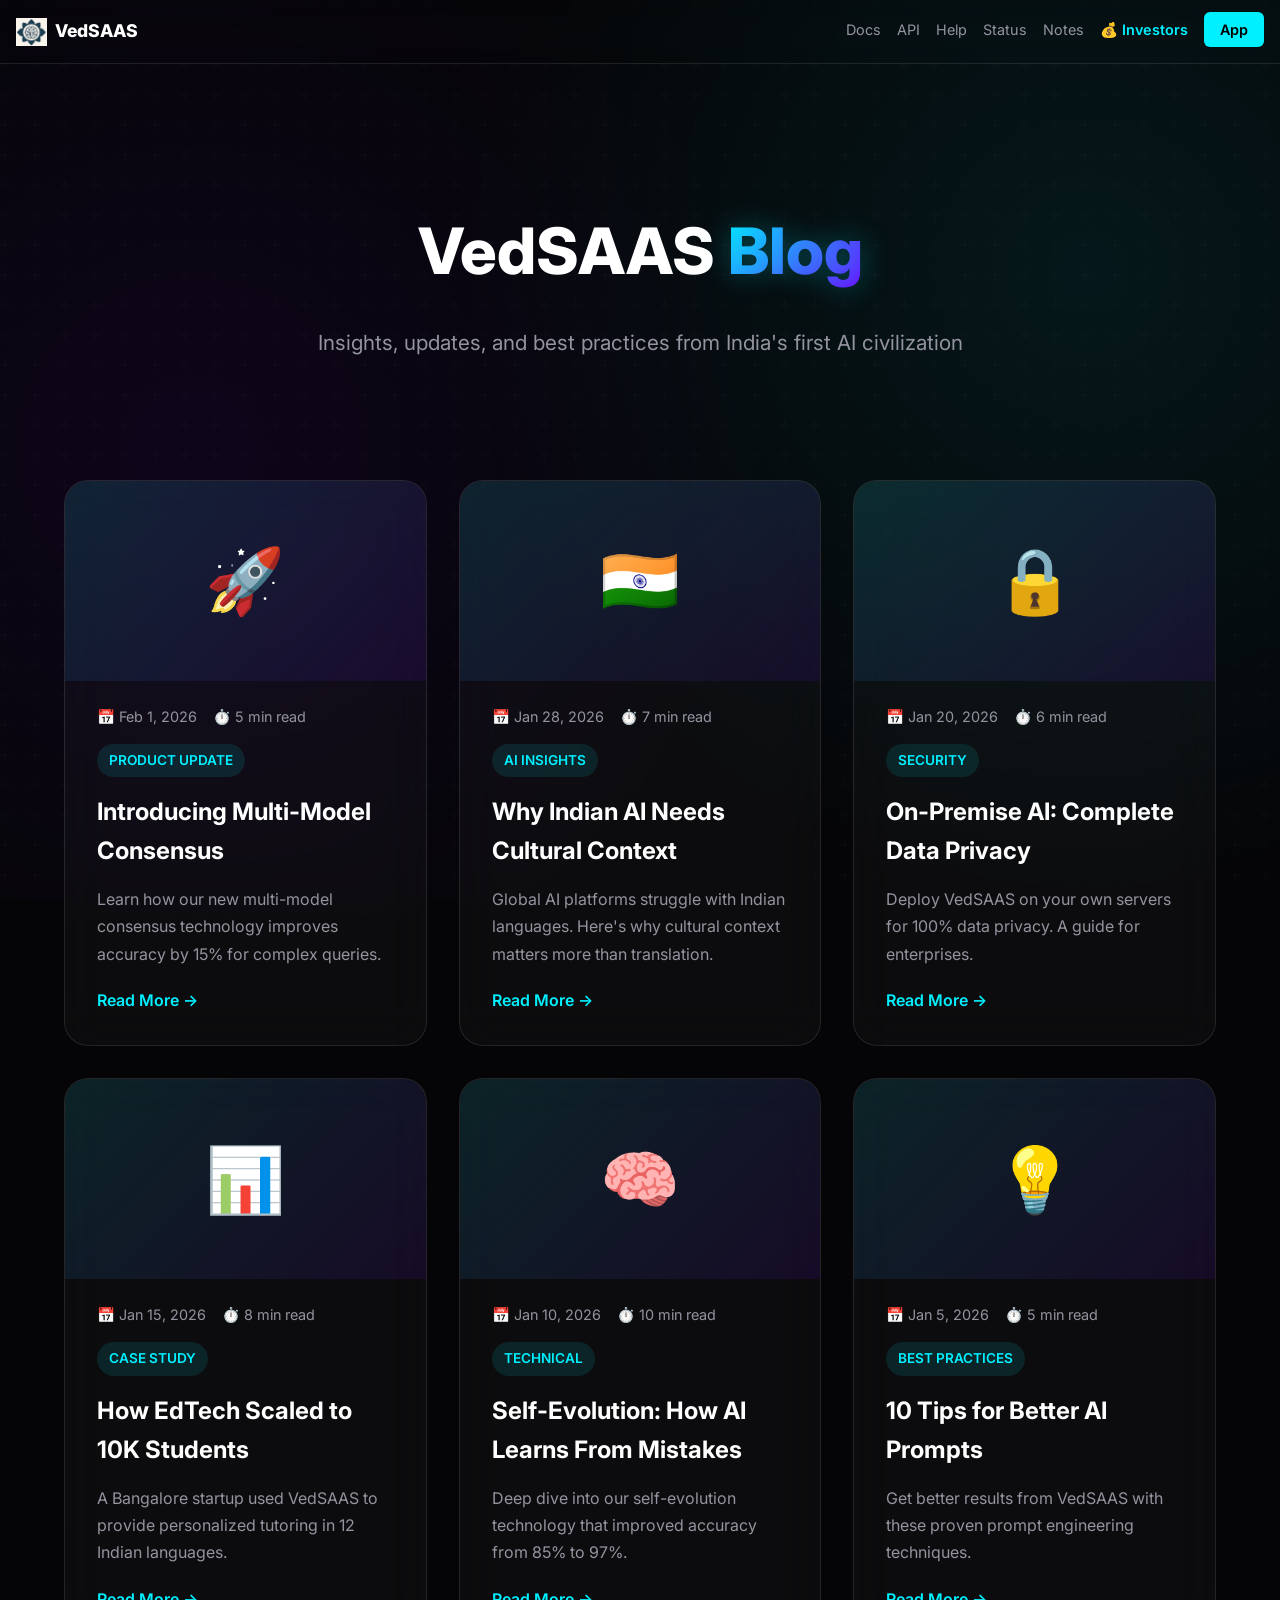
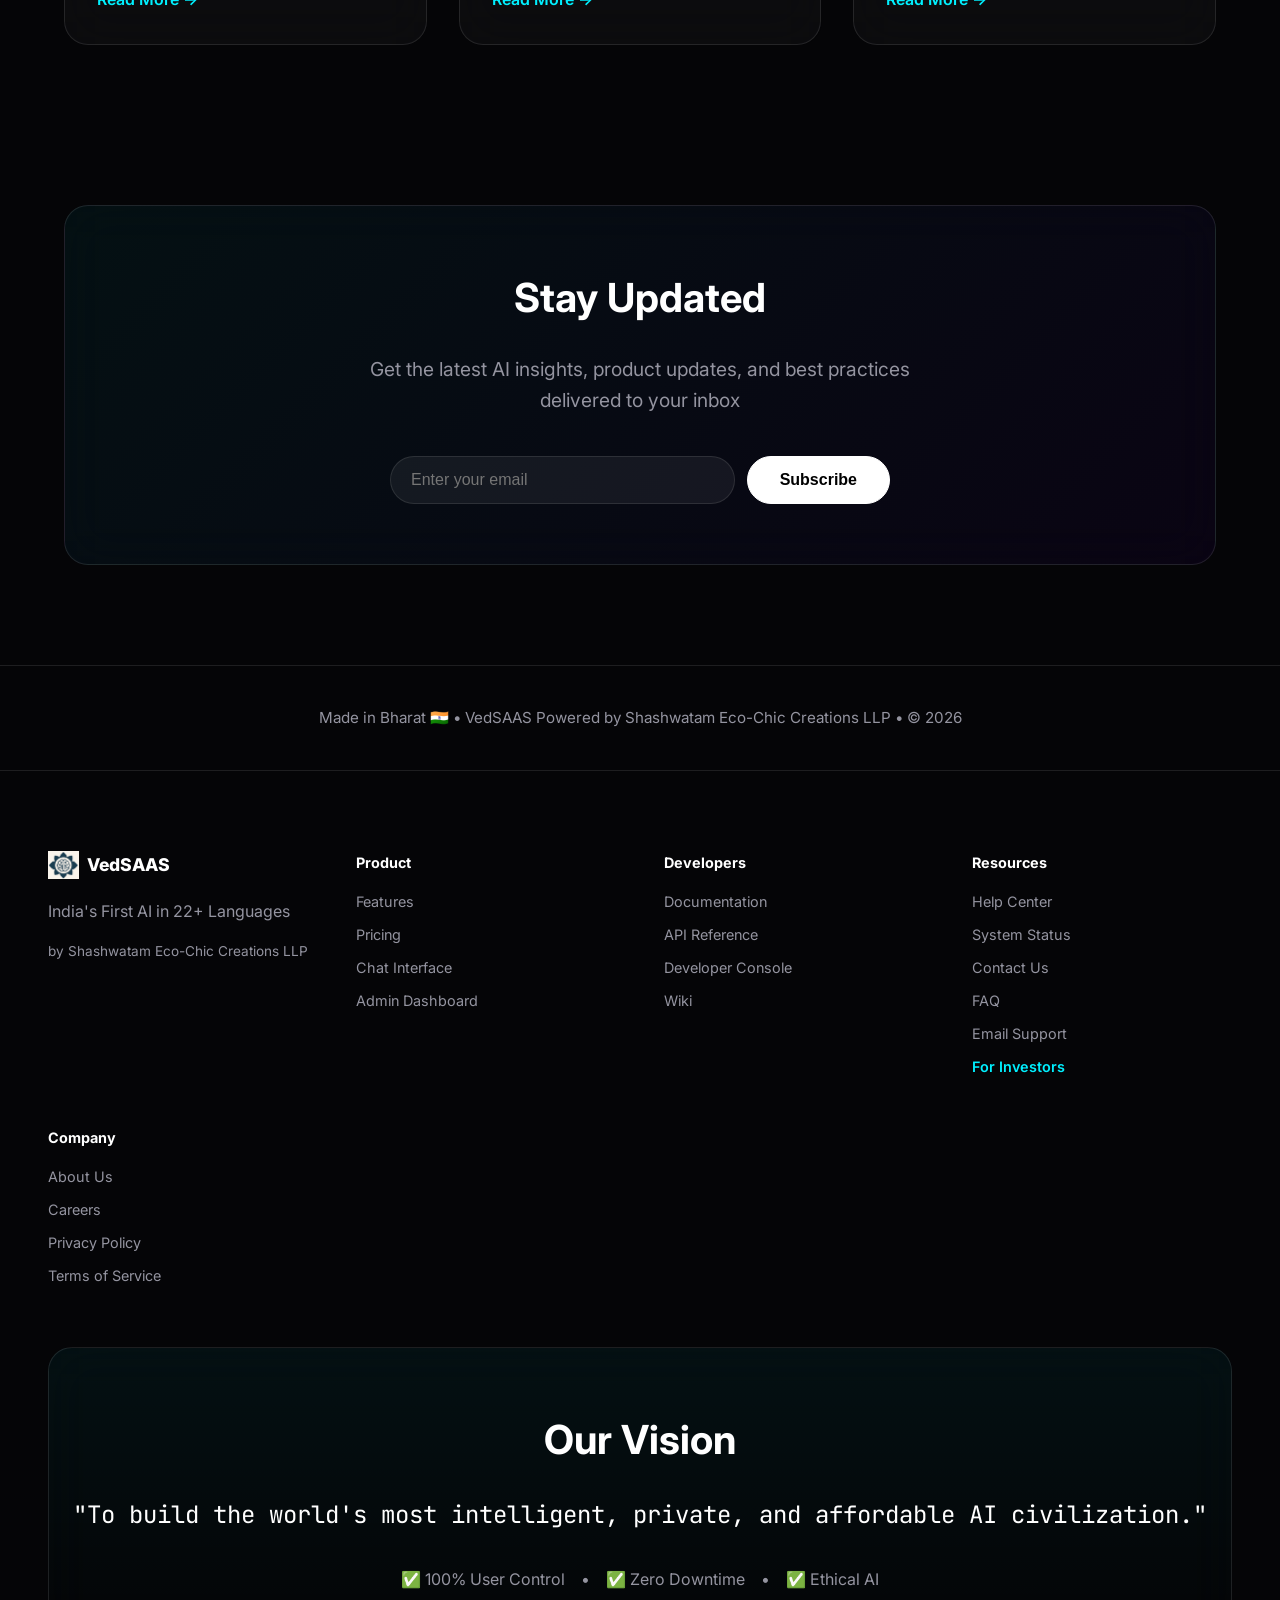
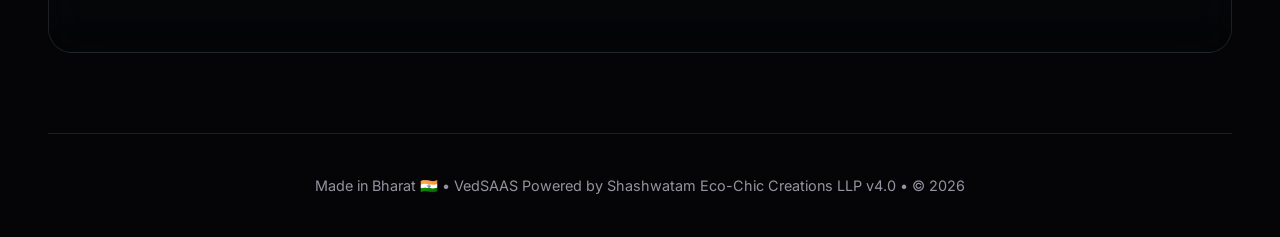
<file: blog/index.html>
<!DOCTYPE html>
<html lang="en">

<head>
    <meta charset="UTF-8">
    <meta name="viewport" content="width=device-width, initial-scale=1.0">
    <title>Blog | VedSAAS - AI Insights & Updates</title>

    <meta name="description"
        content="Latest insights, updates, and best practices from VedSAAS - India's first AI civilization.">

    <link rel="stylesheet" href="../public/css/civilization.css">
    <link
        href="https://fonts.googleapis.com/css2?family=Inter:wght@400;600;800&family=JetBrains+Mono:wght@500&display=swap"
        rel="stylesheet">

    <style>
        .blog-grid {
            display: grid;
            grid-template-columns: repeat(auto-fill, minmax(350px, 1fr));
            gap: 32px;
            margin: 60px 0;
        }

        .blog-card {
            cursor: pointer;
            height: 100%;
            display: flex;
            flex-direction: column;
        }

        .blog-image {
            width: 100%;
            height: 200px;
            background: linear-gradient(135deg, rgba(0, 240, 255, 0.1), rgba(112, 0, 255, 0.1));
            border-radius: 16px 16px 0 0;
            display: flex;
            align-items: center;
            justify-content: center;
            font-size: 4rem;
            margin-bottom: 24px;
        }

        .blog-meta {
            display: flex;
            gap: 16px;
            margin-bottom: 16px;
            font-size: 0.9rem;
            color: var(--text-secondary);
        }

        .blog-tag {
            display: inline-block;
            padding: 6px 12px;
            background: rgba(0, 240, 255, 0.1);
            color: var(--accent-cyan);
            border-radius: 20px;
            font-size: 0.85rem;
            font-weight: 600;
        }
    </style>
</head>

<body>
    <!-- Navbar -->
    <div id="navbar-placeholder"></div>

    <!-- Hero -->
    <section class="container" style="padding: 120px 24px 60px; text-align: center;">
        <h1 style="font-size: clamp(2.5rem, 5vw, 4rem); margin-bottom: 24px; font-weight: 800;">
            VedSAAS <span class="text-gradient">Blog</span>
        </h1>
        <p style="font-size: 1.3rem; color: var(--text-secondary); max-width: 700px; margin: 0 auto;">
            Insights, updates, and best practices from India's first AI civilization
        </p>
    </section>

    <!-- Blog Grid -->
    <section class="container" style="padding: 0 24px 100px;">
        <div class="blog-grid">
            <!-- Blog Post 1 -->
            <div class="card-glass blog-card" style="padding: 0; overflow: hidden;">
                <div class="blog-image">🚀</div>
                <div style="padding: 0 32px 32px;">
                    <div class="blog-meta">
                        <span>📅 Feb 1, 2026</span>
                        <span>⏱️ 5 min read</span>
                    </div>
                    <span class="blog-tag">PRODUCT UPDATE</span>
                    <h3 style="font-size: 1.5rem; margin: 16px 0;">Introducing Multi-Model Consensus</h3>
                    <p style="color: var(--text-secondary); line-height: 1.7; margin-bottom: 20px;">
                        Learn how our new multi-model consensus technology improves accuracy by 15% for complex queries.
                    </p>
                    <a href="blog/multi-model-consensus.html" style="color: var(--accent-cyan); font-weight: 600;">Read
                        More →</a>
                </div>
            </div>

            <!-- Blog Post 2 -->
            <div class="card-glass blog-card" style="padding: 0; overflow: hidden;">
                <div class="blog-image">🇮🇳</div>
                <div style="padding: 0 32px 32px;">
                    <div class="blog-meta">
                        <span>📅 Jan 28, 2026</span>
                        <span>⏱️ 7 min read</span>
                    </div>
                    <span class="blog-tag">AI INSIGHTS</span>
                    <h3 style="font-size: 1.5rem; margin: 16px 0;">Why Indian AI Needs Cultural Context</h3>
                    <p style="color: var(--text-secondary); line-height: 1.7; margin-bottom: 20px;">
                        Global AI platforms struggle with Indian languages. Here's why cultural context matters more
                        than translation.
                    </p>
                    <a href="blog/cultural-context.html" style="color: var(--accent-cyan); font-weight: 600;">Read More
                        →</a>
                </div>
            </div>

            <!-- Blog Post 3 -->
            <div class="card-glass blog-card" style="padding: 0; overflow: hidden;">
                <div class="blog-image">🔒</div>
                <div style="padding: 0 32px 32px;">
                    <div class="blog-meta">
                        <span>📅 Jan 20, 2026</span>
                        <span>⏱️ 6 min read</span>
                    </div>
                    <span class="blog-tag">SECURITY</span>
                    <h3 style="font-size: 1.5rem; margin: 16px 0;">On-Premise AI: Complete Data Privacy</h3>
                    <p style="color: var(--text-secondary); line-height: 1.7; margin-bottom: 20px;">
                        Deploy VedSAAS on your own servers for 100% data privacy. A guide for enterprises.
                    </p>
                    <a href="blog/on-premise-deployment.html" style="color: var(--accent-cyan); font-weight: 600;">Read
                        More →</a>
                </div>
            </div>

            <!-- Blog Post 4 -->
            <div class="card-glass blog-card" style="padding: 0; overflow: hidden;">
                <div class="blog-image">📊</div>
                <div style="padding: 0 32px 32px;">
                    <div class="blog-meta">
                        <span>📅 Jan 15, 2026</span>
                        <span>⏱️ 8 min read</span>
                    </div>
                    <span class="blog-tag">CASE STUDY</span>
                    <h3 style="font-size: 1.5rem; margin: 16px 0;">How EdTech Scaled to 10K Students</h3>
                    <p style="color: var(--text-secondary); line-height: 1.7; margin-bottom: 20px;">
                        A Bangalore startup used VedSAAS to provide personalized tutoring in 12 Indian languages.
                    </p>
                    <a href="/case-studies.html" style="color: var(--accent-cyan); font-weight: 600;">Read More →</a>
                </div>
            </div>

            <!-- Blog Post 5 -->
            <div class="card-glass blog-card" style="padding: 0; overflow: hidden;">
                <div class="blog-image">🧠</div>
                <div style="padding: 0 32px 32px;">
                    <div class="blog-meta">
                        <span>📅 Jan 10, 2026</span>
                        <span>⏱️ 10 min read</span>
                    </div>
                    <span class="blog-tag">TECHNICAL</span>
                    <h3 style="font-size: 1.5rem; margin: 16px 0;">Self-Evolution: How AI Learns From Mistakes</h3>
                    <p style="color: var(--text-secondary); line-height: 1.7; margin-bottom: 20px;">
                        Deep dive into our self-evolution technology that improved accuracy from 85% to 97%.
                    </p>
                    <a href="blog/self-evolution.html" style="color: var(--accent-cyan); font-weight: 600;">Read More
                        →</a>
                </div>
            </div>

            <!-- Blog Post 6 -->
            <div class="card-glass blog-card" style="padding: 0; overflow: hidden;">
                <div class="blog-image">💡</div>
                <div style="padding: 0 32px 32px;">
                    <div class="blog-meta">
                        <span>📅 Jan 5, 2026</span>
                        <span>⏱️ 5 min read</span>
                    </div>
                    <span class="blog-tag">BEST PRACTICES</span>
                    <h3 style="font-size: 1.5rem; margin: 16px 0;">10 Tips for Better AI Prompts</h3>
                    <p style="color: var(--text-secondary); line-height: 1.7; margin-bottom: 20px;">
                        Get better results from VedSAAS with these proven prompt engineering techniques.
                    </p>
                    <a href="blog/prompt-tips.html" style="color: var(--accent-cyan); font-weight: 600;">Read More →</a>
                </div>
            </div>
        </div>
    </section>

    <!-- Newsletter -->
    <section class="container" style="padding: 0 24px 100px;">
        <div class="card-glass"
            style="padding: 60px; text-align: center; background: linear-gradient(135deg, rgba(0,240,255,0.05), rgba(112,0,255,0.05));">
            <h2 style="font-size: 2.5rem; margin-bottom: 24px;">Stay Updated</h2>
            <p
                style="font-size: 1.2rem; color: var(--text-secondary); margin-bottom: 40px; max-width: 600px; margin-left: auto; margin-right: auto;">
                Get the latest AI insights, product updates, and best practices delivered to your inbox
            </p>
            <div
                style="display: flex; gap: 12px; justify-content: center; max-width: 500px; margin: 0 auto; flex-wrap: wrap;">
                <input type="email" placeholder="Enter your email"
                    style="flex: 1; min-width: 250px; padding: 14px 20px; border-radius: 99px; border: 1px solid var(--border-subtle); background: var(--bg-input); color: var(--text-primary); font-size: 1rem;">
                <button class="btn btn-primary" style="padding: 14px 32px;">Subscribe</button>
            </div>
        </div>
    </section>

    <!-- Footer -->
    <footer style="border-top: 1px solid var(--border-subtle); padding: 40px 24px; text-align: center;">
        <div class="container">
            <p style="color: var(--text-secondary); font-size: 0.95rem;">
                Made in Bharat 🇮🇳 • VedSAAS Powered by Shashwatam Eco-Chic Creations LLP • © 2026
            </p>
        </div>
    </footer>

    <!-- Component Loader -->
    <script src="/public/js/components.js"></script>
</body>

</html>
</file>
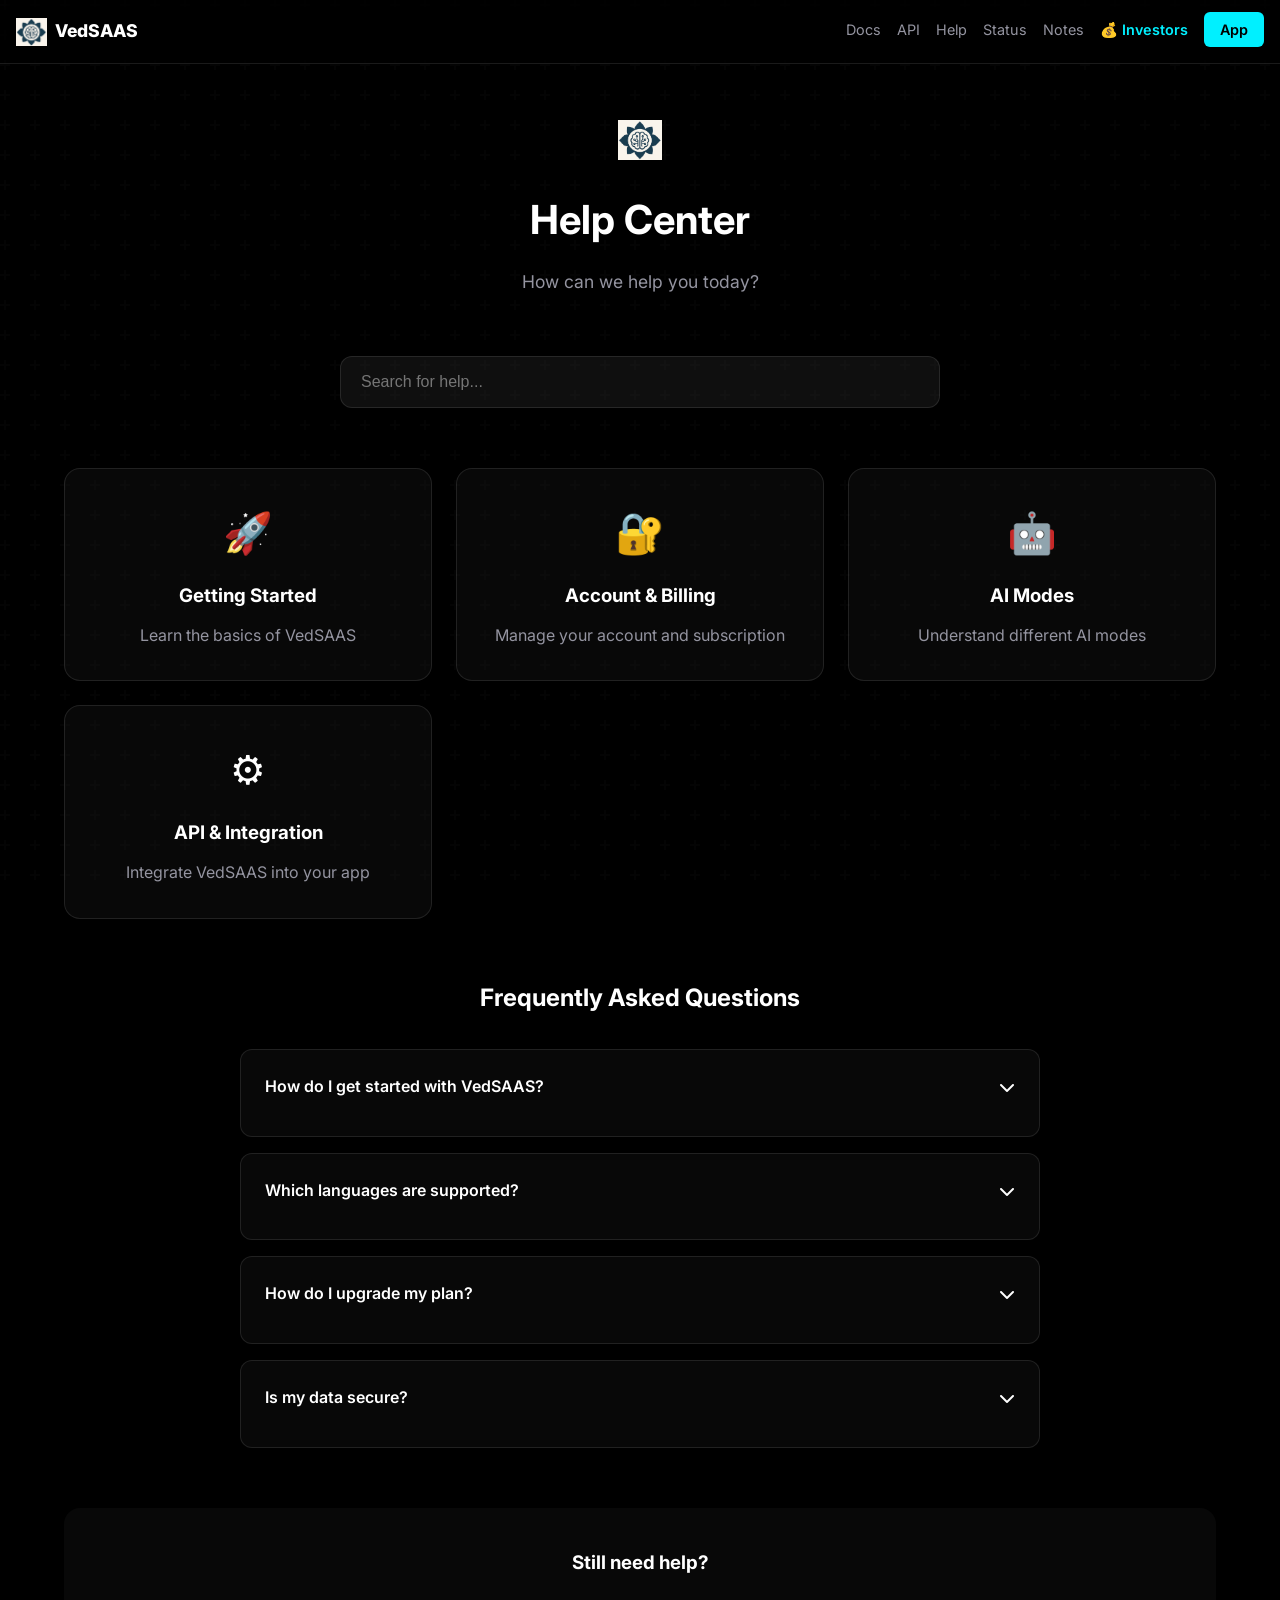
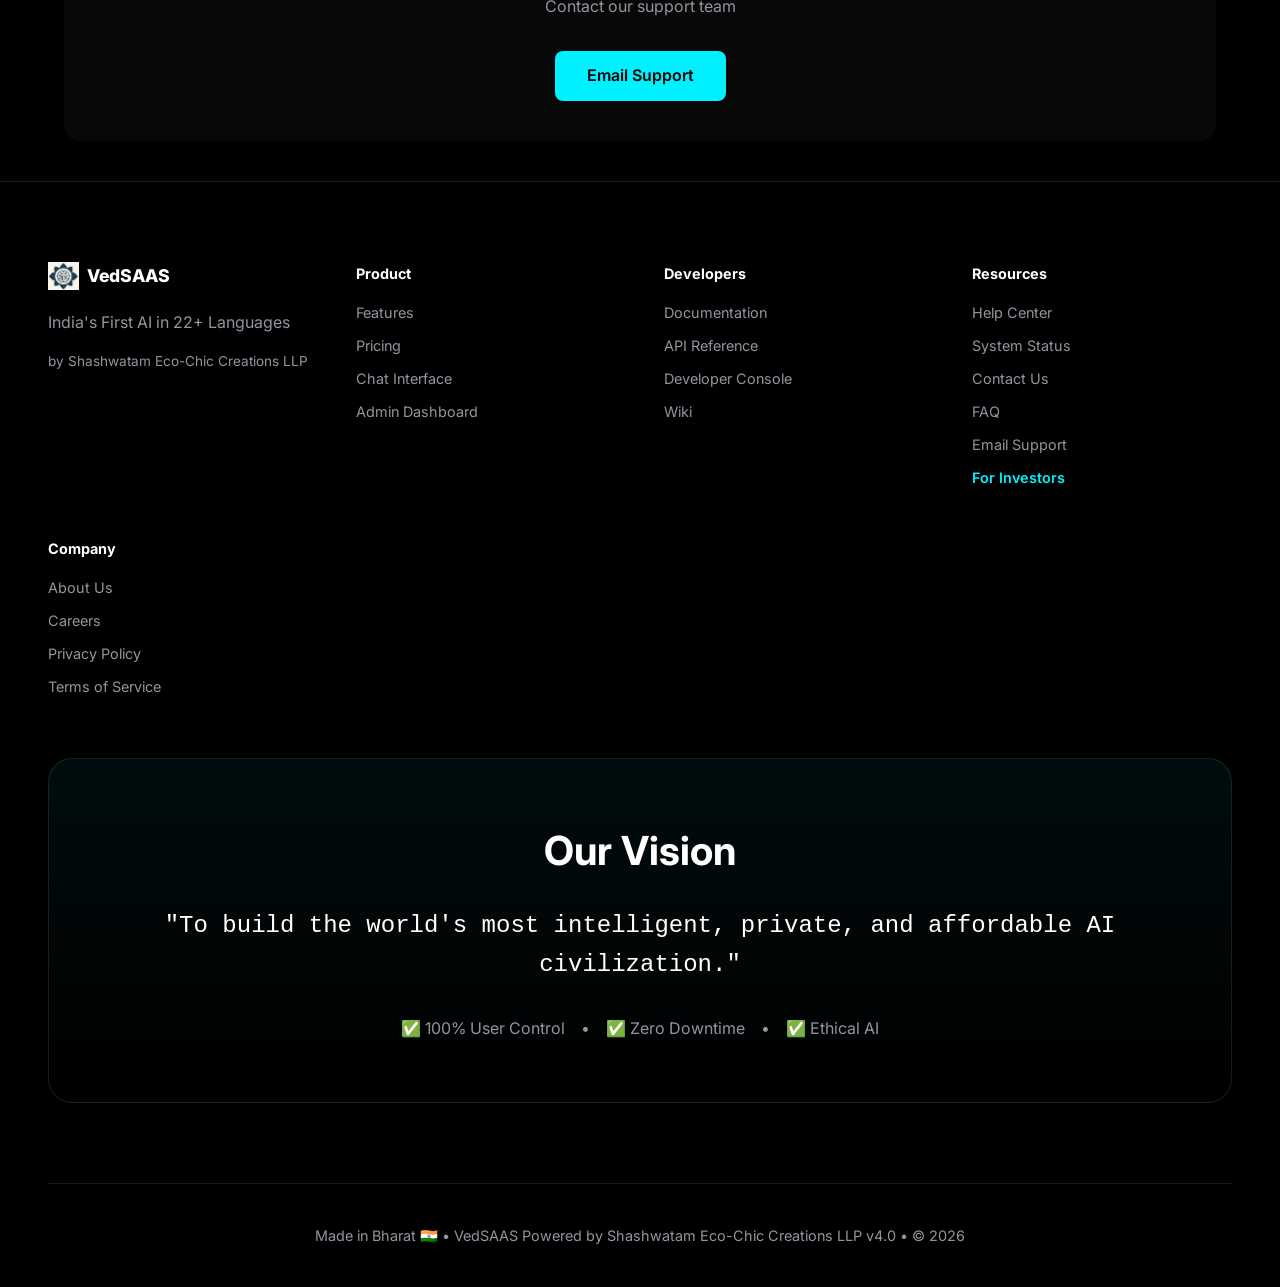
<file: subdomains/help/index.html>
<!DOCTYPE html>
<html lang="en">

<head>
    <meta charset="UTF-8">
    <meta name="viewport" content="width=device-width, initial-scale=1.0">
    <title>VedSAAS Help Center</title>
    <link rel="stylesheet" href="../../public/css/civilization.css">
    <link href="https://fonts.googleapis.com/css2?family=Inter:wght@400;600;800&display=swap" rel="stylesheet">
    <link rel="stylesheet" href="https://cdnjs.cloudflare.com/ajax/libs/font-awesome/6.4.0/css/all.min.css">
    <style>
        body {
            background: #000;
            color: var(--text-primary);
            font-family: var(--font-ui)
        }

        .help-container {
            max-width: 1200px;
            margin: 0 auto;
            padding: 40px 24px
        }

        .header {
            text-align: center;
            margin-bottom: 60px
        }

        .search-box {
            max-width: 600px;
            margin: 0 auto 60px;
            position: relative
        }

        .search-input {
            width: 100%;
            padding: 16px 20px;
            background: var(--bg-input);
            border: 1px solid var(--border-subtle);
            border-radius: 12px;
            color: var(--text-primary);
            font-size: 1rem
        }

        .categories {
            display: grid;
            grid-template-columns: repeat(auto-fit, minmax(280px, 1fr));
            gap: 24px;
            margin-bottom: 60px
        }

        .category-card {
            background: var(--bg-card);
            border: 1px solid var(--border-subtle);
            border-radius: 16px;
            padding: 32px;
            text-align: center;
            cursor: pointer;
            transition: all .2s
        }

        .category-card:hover {
            border-color: var(--accent-cyan);
            transform: translateY(-4px)
        }

        .category-icon {
            font-size: 2.5rem;
            margin-bottom: 16px
        }

        .faq-section {
            max-width: 800px;
            margin: 0 auto
        }

        .faq-item {
            background: var(--bg-card);
            border: 1px solid var(--border-subtle);
            border-radius: 12px;
            padding: 24px;
            margin-bottom: 16px;
            cursor: pointer
        }

        .faq-question {
            font-weight: 600;
            margin-bottom: 12px;
            display: flex;
            justify-content: space-between;
            align-items: center
        }

        .faq-answer {
            color: var(--text-secondary);
            display: none
        }

        .faq-item.active .faq-answer {
            display: block
        }
    </style>
</head>

<body>
    <!-- Navigation Bar -->
    <!-- Navbar (Loaded Dynamically) -->
    <div id="navbar-placeholder"></div>
    <div class="help-container">
        <div class="header">
            <img src="../../public/image/logopic.png" alt="VedSAAS" style="height:40px;margin-bottom:20px">
            <h1 style="font-size:2.5rem;margin-bottom:16px">Help Center</h1>
            <p style="color:var(--text-secondary);font-size:1.1rem">How can we help you today?</p>
        </div>

        <div class="search-box">
            <input type="text" class="search-input" placeholder="Search for help...">
        </div>

        <div class="categories">
            <div class="category-card">
                <div class="category-icon">🚀</div>
                <h3>Getting Started</h3>
                <p style="color:var(--text-secondary);margin-top:12px">Learn the basics of VedSAAS</p>
            </div>
            <div class="category-card">
                <div class="category-icon">🔐</div>
                <h3>Account & Billing</h3>
                <p style="color:var(--text-secondary);margin-top:12px">Manage your account and subscription</p>
            </div>
            <div class="category-card">
                <div class="category-icon">🤖</div>
                <h3>AI Modes</h3>
                <p style="color:var(--text-secondary);margin-top:12px">Understand different AI modes</p>
            </div>
            <div class="category-card">
                <div class="category-icon">⚙️</div>
                <h3>API & Integration</h3>
                <p style="color:var(--text-secondary);margin-top:12px">Integrate VedSAAS into your app</p>
            </div>
        </div>

        <div class="faq-section">
            <h2 style="text-align:center;margin-bottom:32px">Frequently Asked Questions</h2>

            <div class="faq-item" onclick="this.classList.toggle('active')">
                <div class="faq-question">
                    How do I get started with VedSAAS?
                    <i class="fas fa-chevron-down"></i>
                </div>
                <div class="faq-answer">
                    Simply sign up for a free account, choose your preferred AI mode, and start chatting! No credit card
                    required for the free plan.
                </div>
            </div>

            <div class="faq-item" onclick="this.classList.toggle('active')">
                <div class="faq-question">
                    Which languages are supported?
                    <i class="fas fa-chevron-down"></i>
                </div>
                <div class="faq-answer">
                    VedSAAS supports 22+ Indian languages including Hindi, Tamil, Telugu, Bengali, Marathi, Gujarati,
                    Kannada, Malayalam, Punjabi, and more.
                </div>
            </div>

            <div class="faq-item" onclick="this.classList.toggle('active')">
                <div class="faq-question">
                    How do I upgrade my plan?
                    <i class="fas fa-chevron-down"></i>
                </div>
                <div class="faq-answer">
                    Go to your account settings and click on "Upgrade Plan". You can choose between Pro and Enterprise
                    plans based on your needs.
                </div>
            </div>

            <div class="faq-item" onclick="this.classList.toggle('active')">
                <div class="faq-question">
                    Is my data secure?
                    <i class="fas fa-chevron-down"></i>
                </div>
                <div class="faq-answer">
                    Yes! We use end-to-end encryption and never share your data with third parties. Your conversations
                    are completely private.
                </div>
            </div>
        </div>

        <div style="text-align:center;margin-top:60px;padding:40px;background:var(--bg-card);border-radius:16px">
            <h3>Still need help?</h3>
            <p style="color:var(--text-secondary);margin:16px 0">Contact our support team</p>
            <a href="mailto:support@vedsaas.com"
                style="display:inline-block;padding:12px 32px;background:var(--accent-cyan);color:#000;border-radius:8px;text-decoration:none;font-weight:600;margin-top:16px">Email
                Support</a>
        </div>
    </div>
    <!-- Component Loader -->
    <script src="/public/js/components.js"></script>
    </body>

</html>
</file>
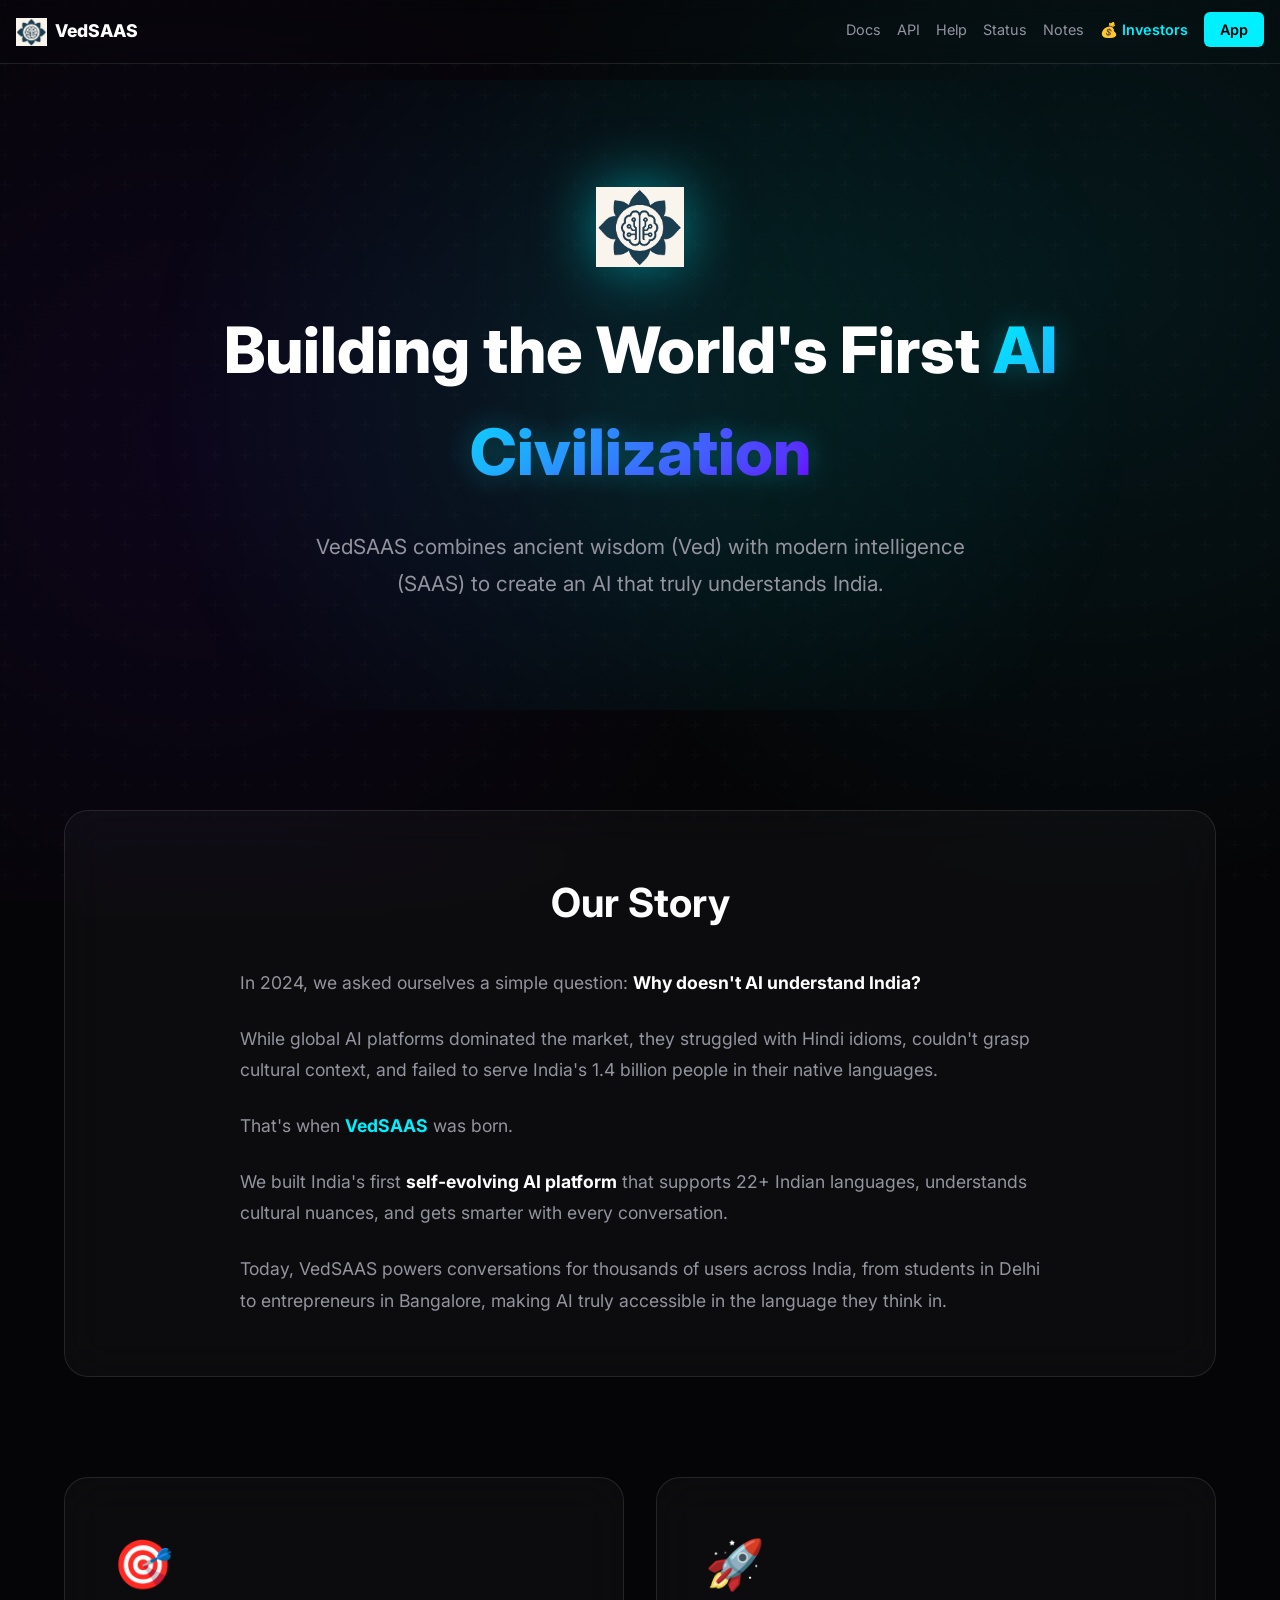
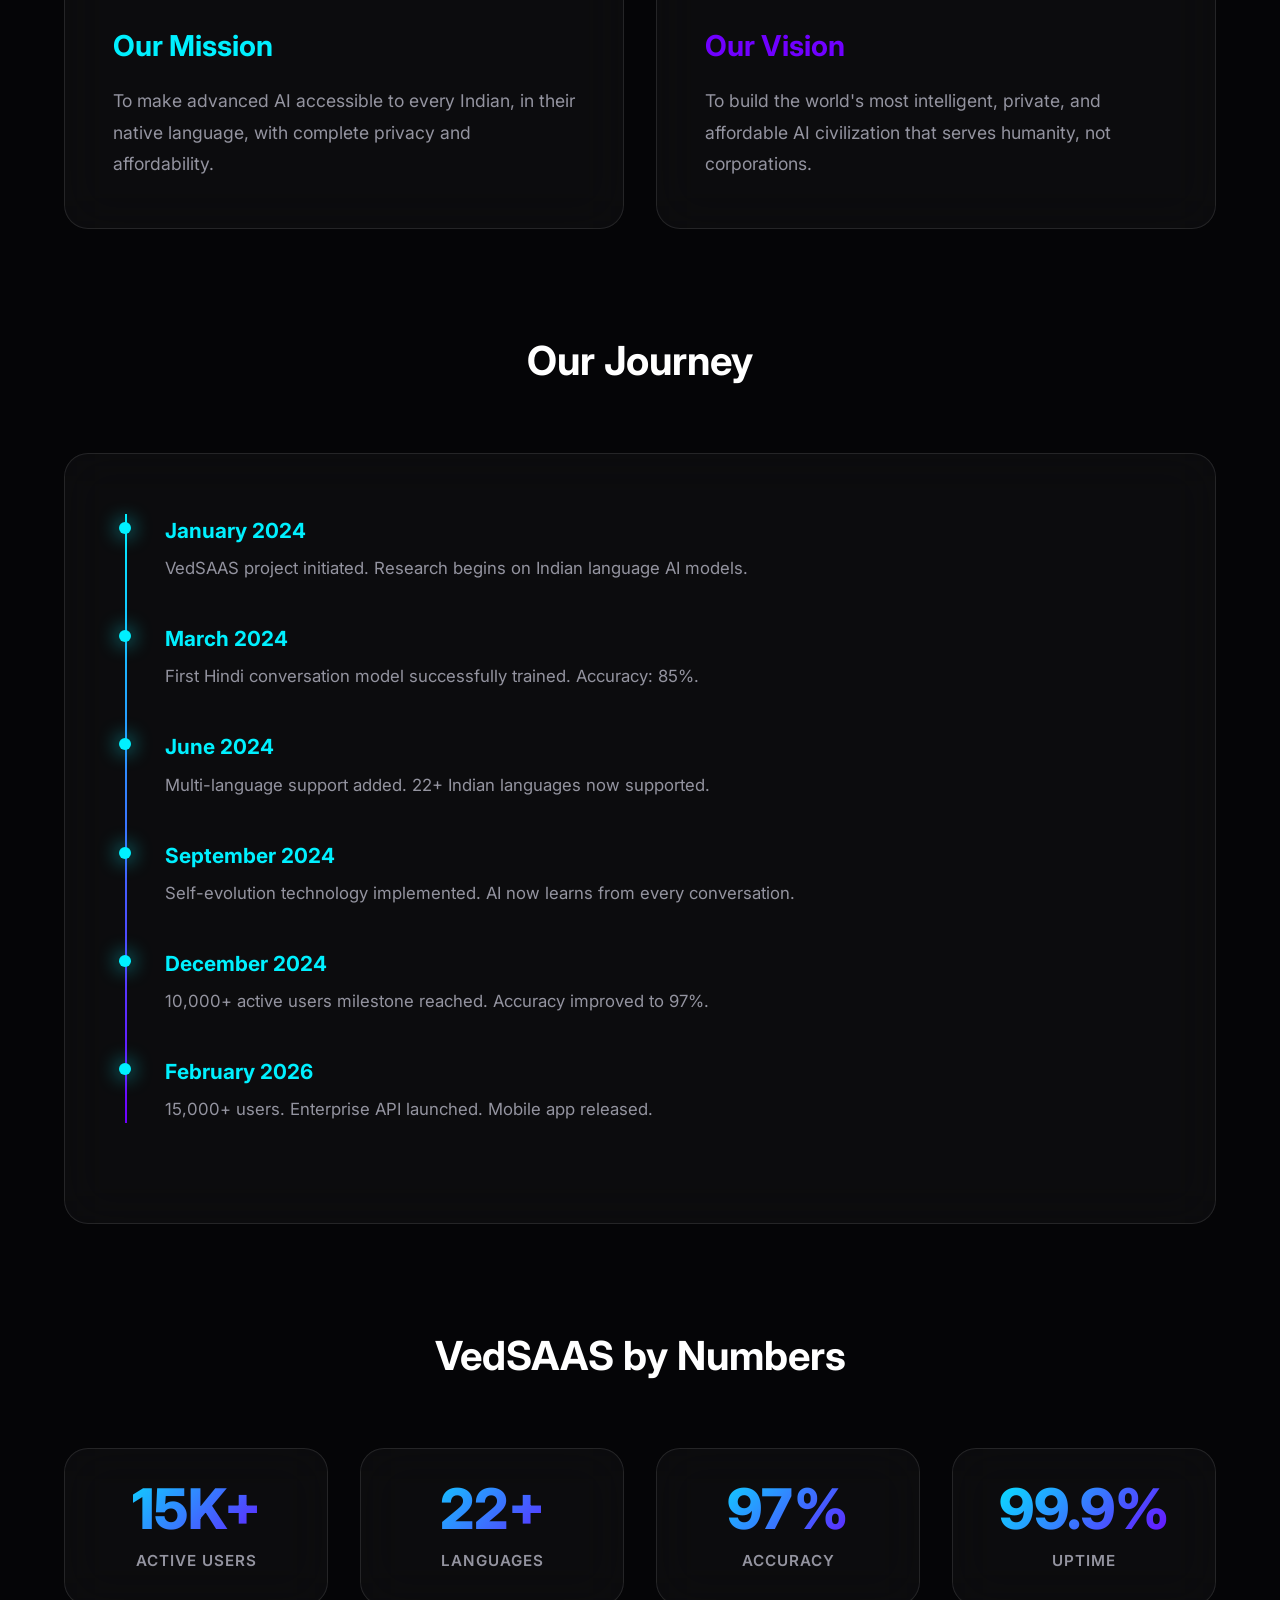
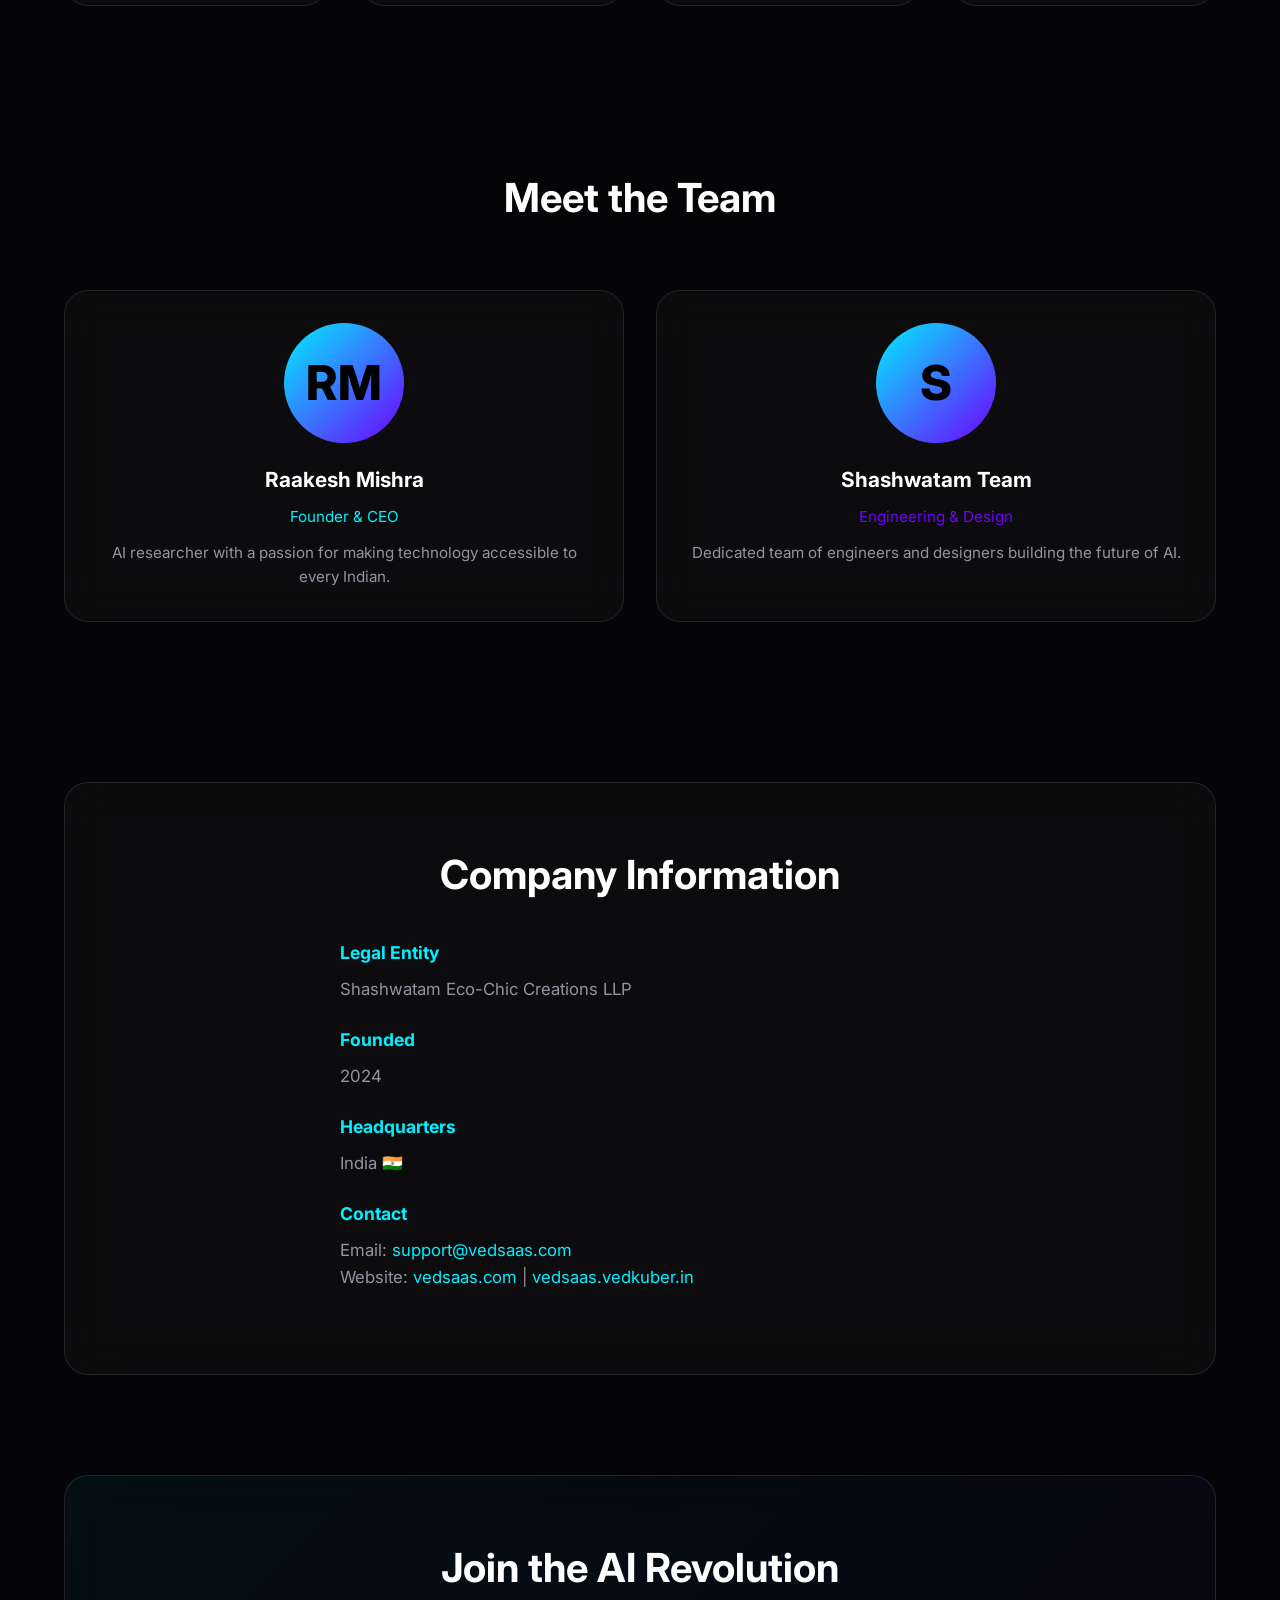
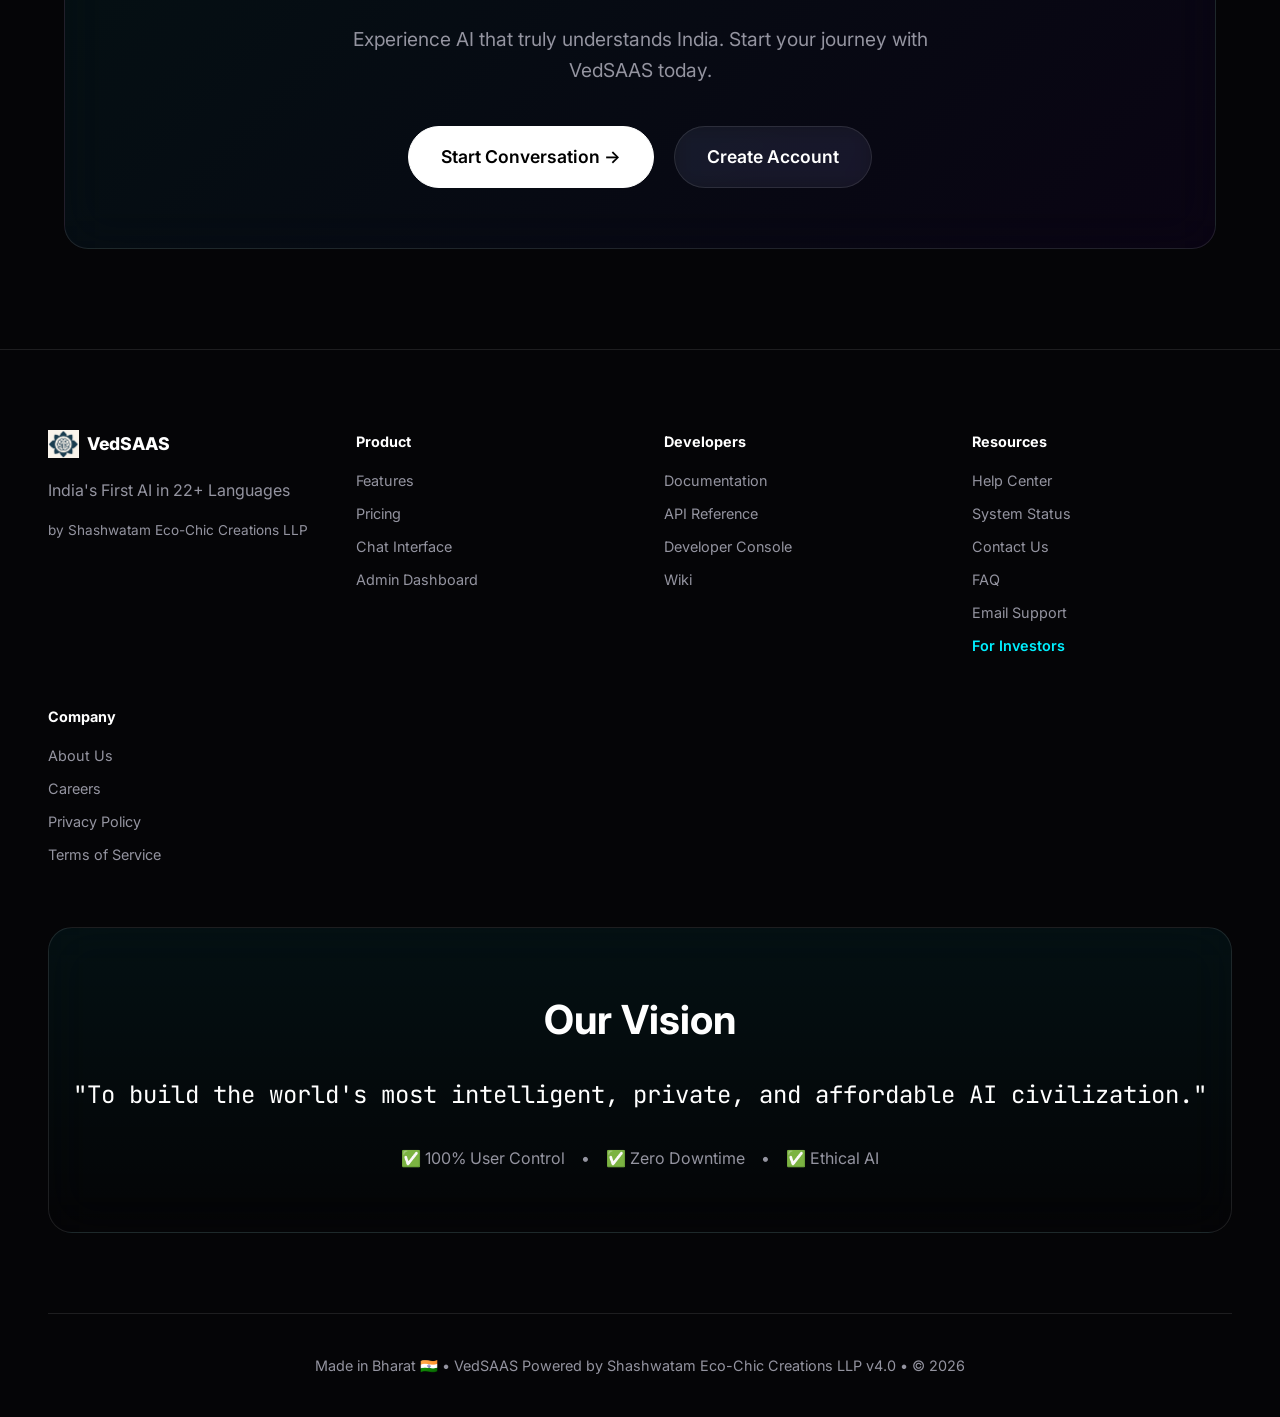
<file: about.html>
<!DOCTYPE html>
<html lang="en">

<head>
    <meta charset="UTF-8">
    <meta name="viewport" content="width=device-width, initial-scale=1.0">
    <title>About VedSAAS | India's First AI Civilization</title>

    <!-- SEO -->
    <meta name="description"
        content="Learn about VedSAAS - India's first self-evolving AI platform supporting 22+ Indian languages. Built by Shashwatam Eco-Chic Creations LLP.">
    <meta name="keywords" content="VedSAAS, Indian AI, multilingual AI, Shashwatam, AI platform">

    <!-- Open Graph -->
    <meta property="og:title" content="About VedSAAS | India's First AI Civilization">
    <meta property="og:description"
        content="Learn about VedSAAS - India's first self-evolving AI platform supporting 22+ Indian languages.">
    <meta property="og:image" content="https://vedsaas.vedkuber.in/public/icons/icon-512x512.png">
    <meta property="og:url" content="https://vedsaas.vedkuber.in/about.html">

    <link rel="stylesheet" href="public/css/civilization.css">
    <link
        href="https://fonts.googleapis.com/css2?family=Inter:wght@400;600;800&family=JetBrains+Mono:wght@500;700&display=swap"
        rel="stylesheet">

    <style>
        .hero-section {
            min-height: 70vh;
            display: flex;
            align-items: center;
            justify-content: center;
            text-align: center;
            position: relative;
            overflow: hidden;
        }

        .hero-section::before {
            content: '';
            position: absolute;
            inset: 0;
            background: radial-gradient(circle at 50% 50%, rgba(0, 240, 255, 0.1), transparent 70%);
            animation: pulse-glow 4s ease-in-out infinite;
        }

        @keyframes pulse-glow {

            0%,
            100% {
                opacity: 0.3;
            }

            50% {
                opacity: 0.6;
            }
        }

        .timeline {
            position: relative;
            padding-left: 40px;
        }

        .timeline::before {
            content: '';
            position: absolute;
            left: 0;
            top: 0;
            bottom: 0;
            width: 2px;
            background: linear-gradient(to bottom, var(--accent-cyan), var(--accent-purple));
        }

        .timeline-item {
            margin-bottom: 40px;
            position: relative;
        }

        .timeline-item::before {
            content: '';
            position: absolute;
            left: -46px;
            top: 8px;
            width: 12px;
            height: 12px;
            border-radius: 50%;
            background: var(--accent-cyan);
            box-shadow: 0 0 20px var(--accent-cyan);
        }

        .team-grid {
            display: grid;
            grid-template-columns: repeat(auto-fit, minmax(280px, 1fr));
            gap: 32px;
            margin: 60px 0;
        }

        .team-card {
            text-align: center;
        }

        .team-avatar {
            width: 120px;
            height: 120px;
            border-radius: 50%;
            background: linear-gradient(135deg, var(--accent-cyan), var(--accent-purple));
            margin: 0 auto 20px;
            display: flex;
            align-items: center;
            justify-content: center;
            font-size: 3rem;
            font-weight: 800;
            color: #000;
        }

        .stats-grid {
            display: grid;
            grid-template-columns: repeat(auto-fit, minmax(200px, 1fr));
            gap: 32px;
            margin: 60px 0;
        }

        .stat-box {
            text-align: center;
            padding: 32px;
        }

        .stat-number {
            font-size: 3.5rem;
            font-weight: 800;
            background: var(--gradient-glow);
            -webkit-background-clip: text;
            -webkit-text-fill-color: transparent;
            line-height: 1;
            margin-bottom: 12px;
        }

        .stat-label {
            color: var(--text-secondary);
            font-size: 0.95rem;
            text-transform: uppercase;
            letter-spacing: 1px;
        }
    </style>
</head>

<body>
    <!-- Navbar -->
    <div id="navbar-placeholder"></div>

    <!-- Hero Section -->
    <section class="hero-section">
        <div style="position: relative; z-index: 1; max-width: 900px; padding: 24px;">
            <div style="margin-bottom: 24px;">
                <img src="public/image/logopic.png" alt="VedSAAS Logo"
                    style="height: 80px; filter: drop-shadow(0 0 30px rgba(0,240,255,0.5));">
            </div>
            <h1 style="font-size: clamp(2.5rem, 5vw, 4.5rem); margin-bottom: 24px; font-weight: 800;">
                Building the World's First <span class="text-gradient">AI Civilization</span>
            </h1>
            <p
                style="font-size: 1.3rem; color: var(--text-secondary); line-height: 1.8; max-width: 700px; margin: 0 auto;">
                VedSAAS combines ancient wisdom (Ved) with modern intelligence (SAAS) to create an AI that truly
                understands India.
            </p>
        </div>
    </section>

    <!-- Our Story -->
    <section class="container" style="padding: 100px 24px;">
        <div class="card-glass" style="padding: 60px;">
            <h2 style="font-size: 2.5rem; margin-bottom: 32px; text-align: center;">Our Story</h2>

            <div
                style="max-width: 800px; margin: 0 auto; font-size: 1.1rem; line-height: 1.8; color: var(--text-secondary);">
                <p style="margin-bottom: 24px;">
                    In 2024, we asked ourselves a simple question: <strong style="color: var(--text-primary);">Why
                        doesn't AI understand India?</strong>
                </p>

                <p style="margin-bottom: 24px;">
                    While global AI platforms dominated the market, they struggled with Hindi idioms, couldn't grasp
                    cultural context,
                    and failed to serve India's 1.4 billion people in their native languages.
                </p>

                <p style="margin-bottom: 24px;">
                    That's when <strong style="color: var(--accent-cyan);">VedSAAS</strong> was born.
                </p>

                <p style="margin-bottom: 24px;">
                    We built India's first <strong style="color: var(--text-primary);">self-evolving AI
                        platform</strong> that supports
                    22+ Indian languages, understands cultural nuances, and gets smarter with every conversation.
                </p>

                <p>
                    Today, VedSAAS powers conversations for thousands of users across India, from students in Delhi to
                    entrepreneurs
                    in Bangalore, making AI truly accessible in the language they think in.
                </p>
            </div>
        </div>
    </section>

    <!-- Mission & Vision -->
    <section class="container" style="padding: 0 24px 100px;">
        <div style="display: grid; grid-template-columns: repeat(auto-fit, minmax(400px, 1fr)); gap: 32px;">
            <!-- Mission -->
            <div class="card-glass" style="padding: 48px;">
                <div style="font-size: 3rem; margin-bottom: 20px;">🎯</div>
                <h3 style="font-size: 1.8rem; margin-bottom: 16px; color: var(--accent-cyan);">Our Mission</h3>
                <p style="font-size: 1.1rem; line-height: 1.8; color: var(--text-secondary);">
                    To make advanced AI accessible to every Indian, in their native language, with complete privacy and
                    affordability.
                </p>
            </div>

            <!-- Vision -->
            <div class="card-glass" style="padding: 48px;">
                <div style="font-size: 3rem; margin-bottom: 20px;">🚀</div>
                <h3 style="font-size: 1.8rem; margin-bottom: 16px; color: var(--accent-purple);">Our Vision</h3>
                <p style="font-size: 1.1rem; line-height: 1.8; color: var(--text-secondary);">
                    To build the world's most intelligent, private, and affordable AI civilization that serves humanity,
                    not corporations.
                </p>
            </div>
        </div>
    </section>

    <!-- Key Milestones -->
    <section class="container" style="padding: 0 24px 100px;">
        <h2 style="font-size: 2.5rem; margin-bottom: 60px; text-align: center;">Our Journey</h2>

        <div class="card-glass" style="padding: 60px;">
            <div class="timeline">
                <div class="timeline-item">
                    <h4 style="font-size: 1.3rem; margin-bottom: 8px; color: var(--accent-cyan);">January 2024</h4>
                    <p style="color: var(--text-secondary); font-size: 1.05rem;">VedSAAS project initiated. Research
                        begins on Indian language AI models.</p>
                </div>

                <div class="timeline-item">
                    <h4 style="font-size: 1.3rem; margin-bottom: 8px; color: var(--accent-cyan);">March 2024</h4>
                    <p style="color: var(--text-secondary); font-size: 1.05rem;">First Hindi conversation model
                        successfully trained. Accuracy: 85%.</p>
                </div>

                <div class="timeline-item">
                    <h4 style="font-size: 1.3rem; margin-bottom: 8px; color: var(--accent-cyan);">June 2024</h4>
                    <p style="color: var(--text-secondary); font-size: 1.05rem;">Multi-language support added. 22+
                        Indian languages now supported.</p>
                </div>

                <div class="timeline-item">
                    <h4 style="font-size: 1.3rem; margin-bottom: 8px; color: var(--accent-cyan);">September 2024</h4>
                    <p style="color: var(--text-secondary); font-size: 1.05rem;">Self-evolution technology implemented.
                        AI now learns from every conversation.</p>
                </div>

                <div class="timeline-item">
                    <h4 style="font-size: 1.3rem; margin-bottom: 8px; color: var(--accent-cyan);">December 2024</h4>
                    <p style="color: var(--text-secondary); font-size: 1.05rem;">10,000+ active users milestone reached.
                        Accuracy improved to 97%.</p>
                </div>

                <div class="timeline-item">
                    <h4 style="font-size: 1.3rem; margin-bottom: 8px; color: var(--accent-cyan);">February 2026</h4>
                    <p style="color: var(--text-secondary); font-size: 1.05rem;">15,000+ users. Enterprise API launched.
                        Mobile app released.</p>
                </div>
            </div>
        </div>
    </section>

    <!-- Stats -->
    <section class="container" style="padding: 0 24px 100px;">
        <h2 style="font-size: 2.5rem; margin-bottom: 60px; text-align: center;">VedSAAS by Numbers</h2>

        <div class="stats-grid">
            <div class="card-glass stat-box">
                <div class="stat-number">15K+</div>
                <div class="stat-label">Active Users</div>
            </div>

            <div class="card-glass stat-box">
                <div class="stat-number">22+</div>
                <div class="stat-label">Languages</div>
            </div>

            <div class="card-glass stat-box">
                <div class="stat-number">97%</div>
                <div class="stat-label">Accuracy</div>
            </div>

            <div class="card-glass stat-box">
                <div class="stat-number">99.9%</div>
                <div class="stat-label">Uptime</div>
            </div>
        </div>
    </section>

    <!-- Team -->
    <section class="container" style="padding: 0 24px 100px;">
        <h2 style="font-size: 2.5rem; margin-bottom: 60px; text-align: center;">Meet the Team</h2>

        <div class="team-grid">
            <div class="card-glass team-card">
                <div class="team-avatar">RM</div>
                <h3 style="font-size: 1.3rem; margin-bottom: 8px;">Raakesh Mishra</h3>
                <p style="color: var(--accent-cyan); margin-bottom: 12px; font-size: 0.95rem;">Founder & CEO</p>
                <p style="color: var(--text-secondary); font-size: 0.95rem; line-height: 1.6;">
                    AI researcher with a passion for making technology accessible to every Indian.
                </p>
            </div>

            <div class="card-glass team-card">
                <div class="team-avatar">S</div>
                <h3 style="font-size: 1.3rem; margin-bottom: 8px;">Shashwatam Team</h3>
                <p style="color: var(--accent-purple); margin-bottom: 12px; font-size: 0.95rem;">Engineering & Design
                </p>
                <p style="color: var(--text-secondary); font-size: 0.95rem; line-height: 1.6;">
                    Dedicated team of engineers and designers building the future of AI.
                </p>
            </div>
        </div>
    </section>

    <!-- Company Info -->
    <section class="container" style="padding: 0 24px 100px;">
        <div class="card-glass" style="padding: 60px; text-align: center;">
            <h2 style="font-size: 2.5rem; margin-bottom: 32px;">Company Information</h2>

            <div style="max-width: 600px; margin: 0 auto; text-align: left;">
                <div style="margin-bottom: 24px;">
                    <h4 style="color: var(--accent-cyan); margin-bottom: 8px; font-size: 1.1rem;">Legal Entity</h4>
                    <p style="color: var(--text-secondary); font-size: 1.05rem;">Shashwatam Eco-Chic Creations LLP</p>
                </div>

                <div style="margin-bottom: 24px;">
                    <h4 style="color: var(--accent-cyan); margin-bottom: 8px; font-size: 1.1rem;">Founded</h4>
                    <p style="color: var(--text-secondary); font-size: 1.05rem;">2024</p>
                </div>

                <div style="margin-bottom: 24px;">
                    <h4 style="color: var(--accent-cyan); margin-bottom: 8px; font-size: 1.1rem;">Headquarters</h4>
                    <p style="color: var(--text-secondary); font-size: 1.05rem;">India 🇮🇳</p>
                </div>

                <div style="margin-bottom: 24px;">
                    <h4 style="color: var(--accent-cyan); margin-bottom: 8px; font-size: 1.1rem;">Contact</h4>
                    <p style="color: var(--text-secondary); font-size: 1.05rem;">
                        Email: <a href="mailto:support@vedsaas.com"
                            style="color: var(--accent-cyan);">support@vedsaas.com</a><br>
                        Website: <a href="https://vedsaas.vedkuber.in" style="color: var(--accent-cyan);">vedsaas.com</a> |
                        <a href="https://vedsaas.vedkuber.in" style="color: var(--accent-cyan);">vedsaas.vedkuber.in</a>
                    </p>
                </div>
            </div>
        </div>
    </section>

    <!-- CTA -->
    <section class="container" style="padding: 0 24px 100px;">
        <div class="card-glass"
            style="padding: 60px; text-align: center; background: linear-gradient(135deg, rgba(0,240,255,0.05), rgba(112,0,255,0.05));">
            <h2 style="font-size: 2.5rem; margin-bottom: 24px;">Join the AI Revolution</h2>
            <p
                style="font-size: 1.2rem; color: var(--text-secondary); margin-bottom: 40px; max-width: 600px; margin-left: auto; margin-right: auto;">
                Experience AI that truly understands India. Start your journey with VedSAAS today.
            </p>
            <div style="display: flex; gap: 20px; justify-content: center; flex-wrap: wrap;">
                <a href="/chat/" class="btn btn-primary" style="padding: 16px 32px; font-size: 1.1rem;">Start
                    Conversation →</a>
                <a href="/register.html" class="btn btn-ghost" style="padding: 16px 32px; font-size: 1.1rem;">Create
                    Account</a>
            </div>
        </div>
    </section>

    <!-- Footer -->
    <!-- Footer (Loaded Dynamically) -->
    <div id="footer-placeholder"></div>

    <!-- Component Loader -->
    <script src="/public/js/components.js"></script>
</body>

</html>
</file>
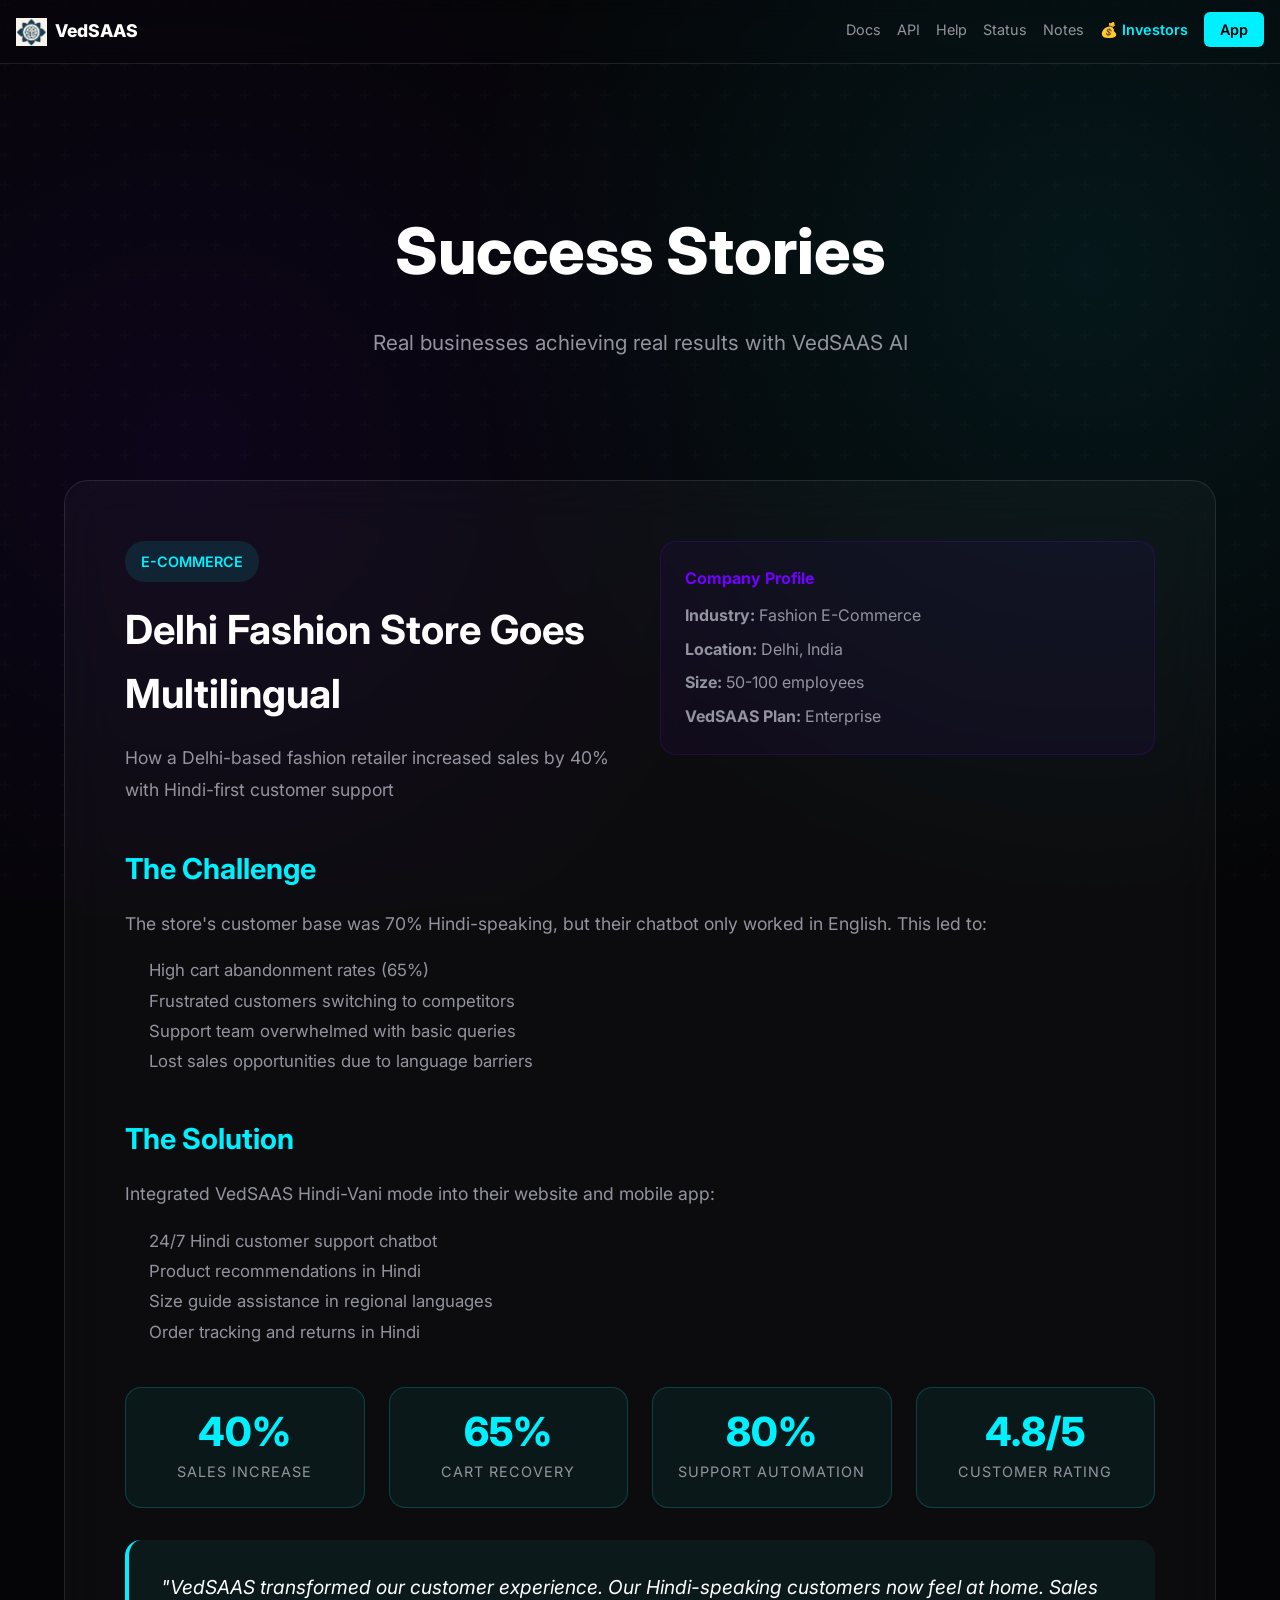
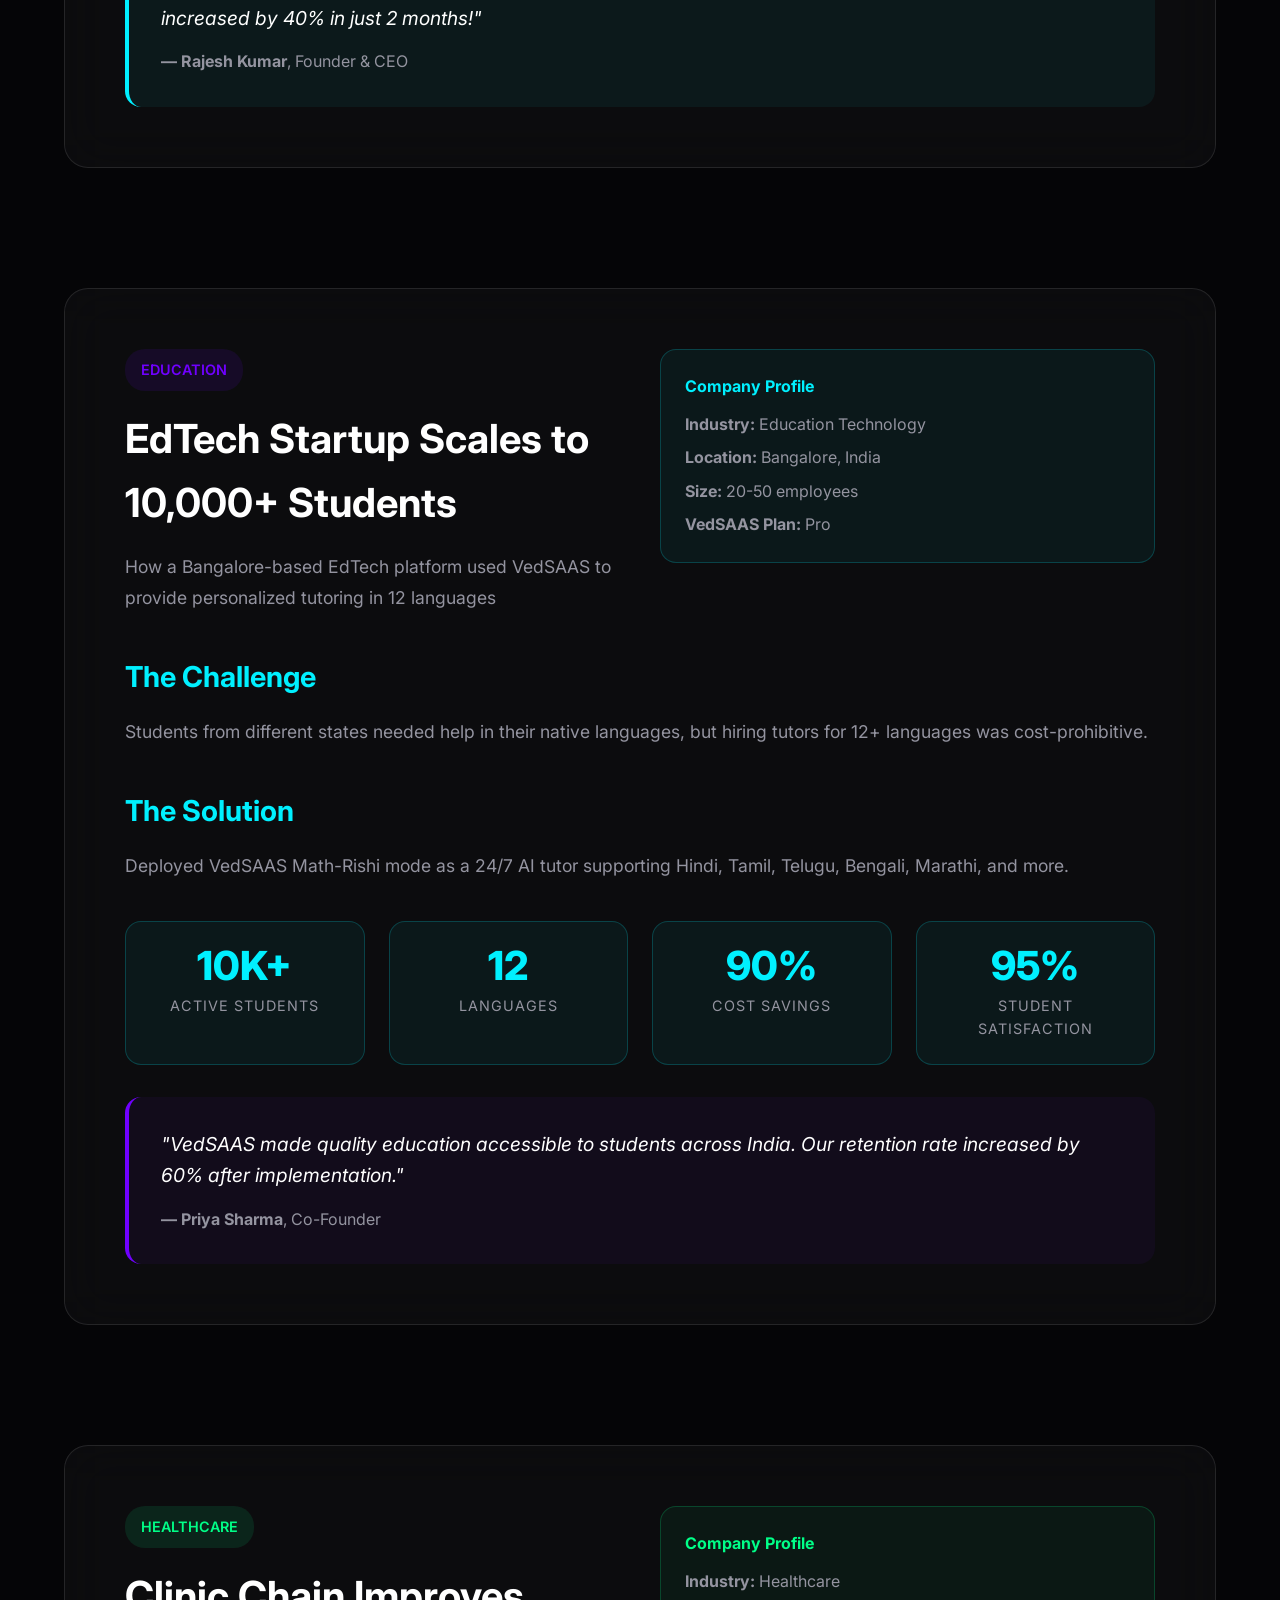
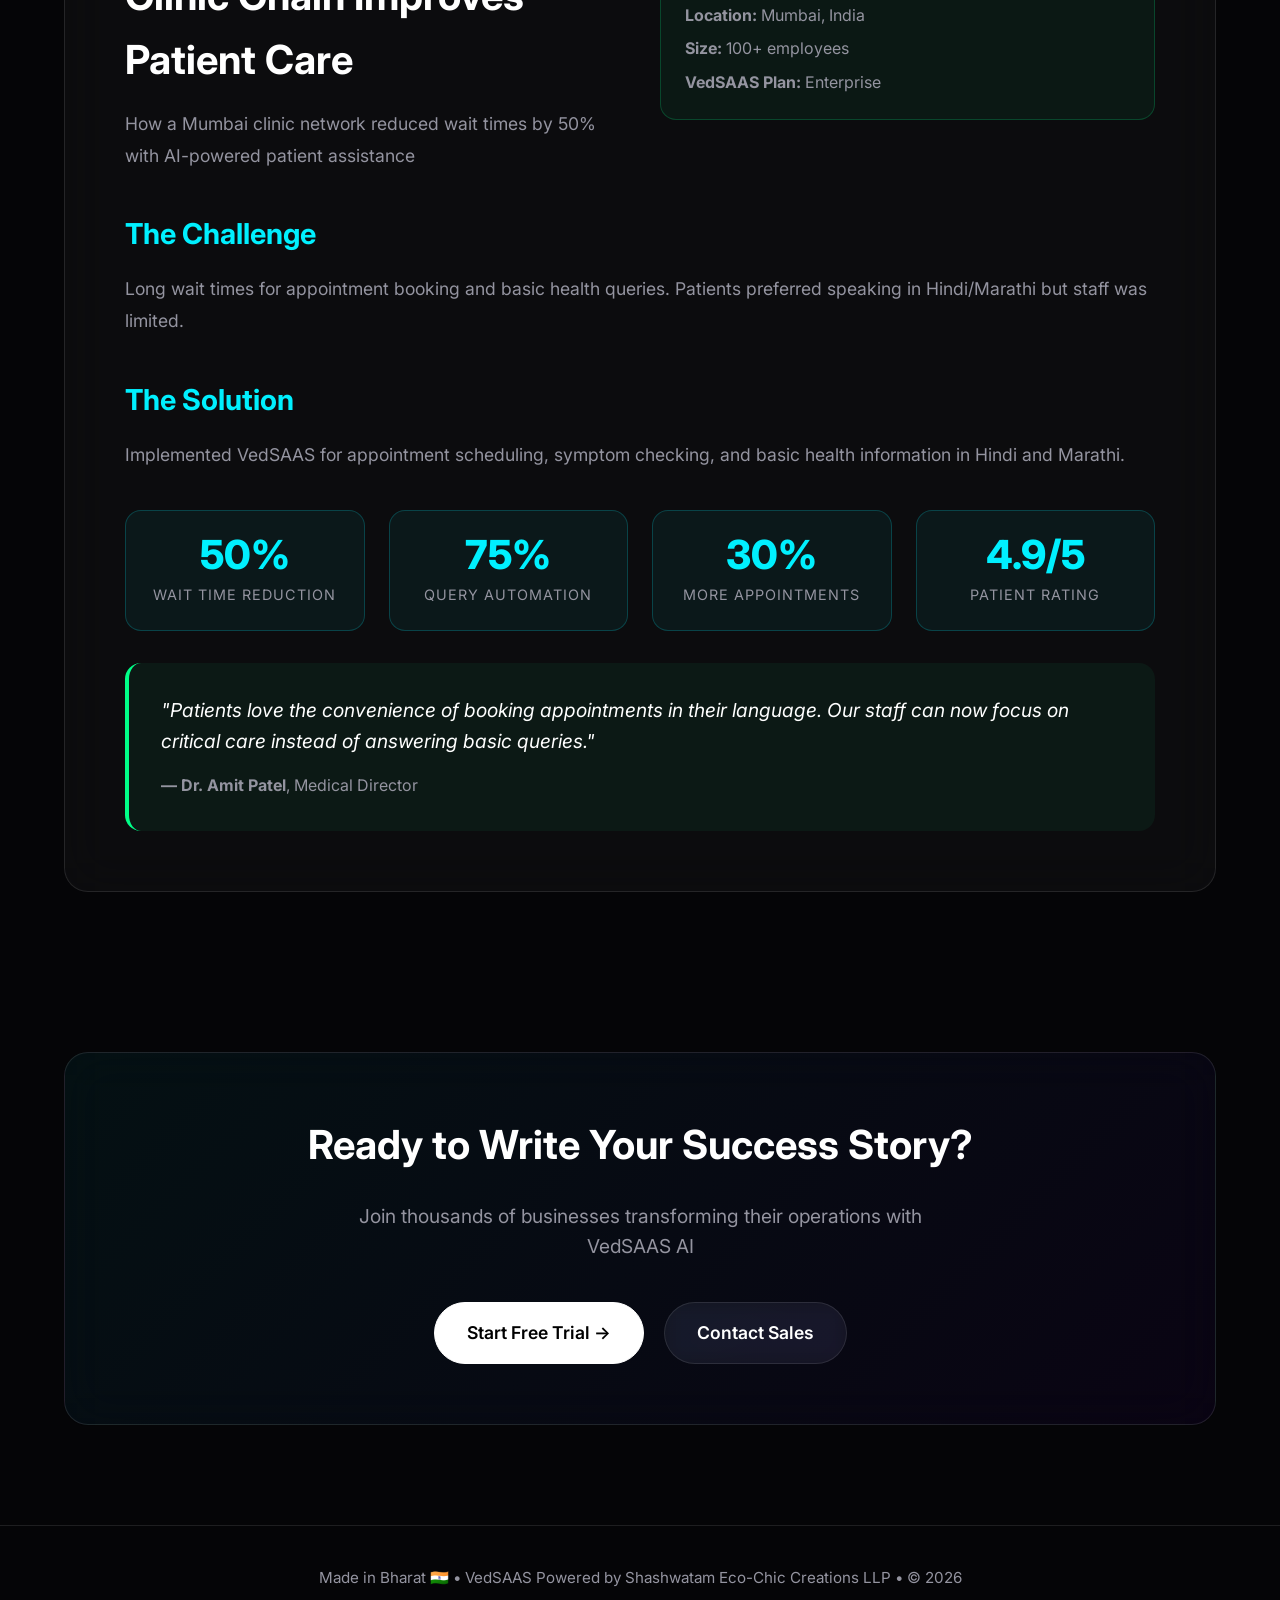
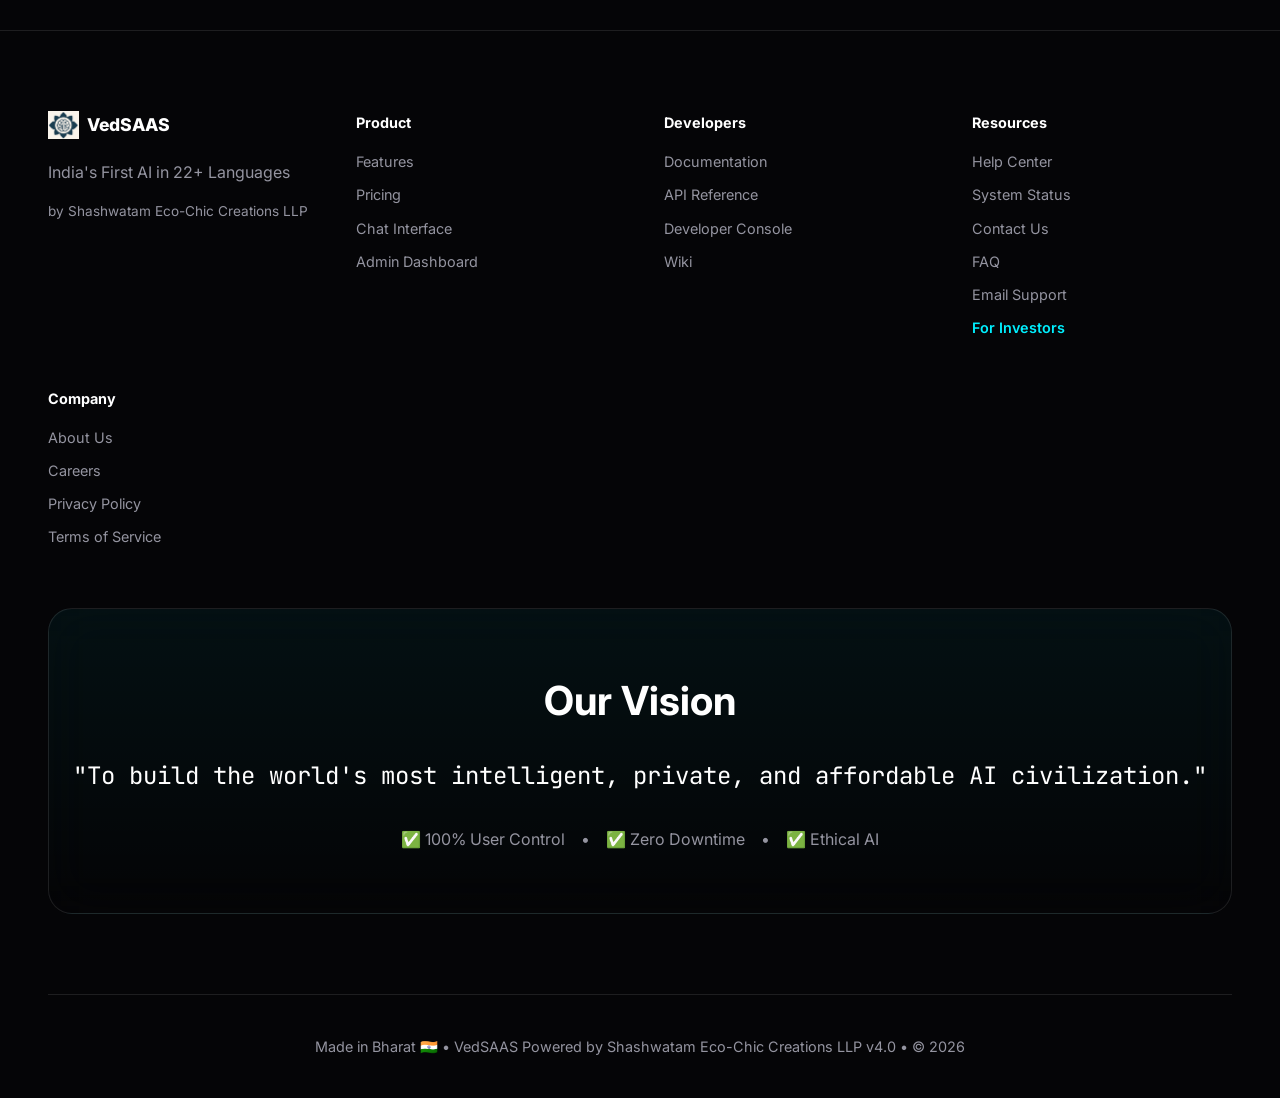
<file: case-studies.html>
<!DOCTYPE html>
<html lang="en">

<head>
    <meta charset="UTF-8">
    <meta name="viewport" content="width=device-width, initial-scale=1.0">
    <title>Case Studies | VedSAAS Success Stories</title>

    <meta name="description"
        content="Real-world success stories of businesses using VedSAAS AI platform to transform their operations.">

    <link rel="stylesheet" href="public/css/civilization.css">
    <link
        href="https://fonts.googleapis.com/css2?family=Inter:wght@400;600;800&family=JetBrains+Mono:wght@500&display=swap"
        rel="stylesheet">

    <style>
        .case-study-card {
            margin-bottom: 60px;
        }

        .case-study-header {
            display: grid;
            grid-template-columns: 1fr 1fr;
            gap: 40px;
            margin-bottom: 40px;
        }

        .metrics-grid {
            display: grid;
            grid-template-columns: repeat(auto-fit, minmax(150px, 1fr));
            gap: 24px;
            margin: 32px 0;
        }

        .metric-box {
            text-align: center;
            padding: 24px;
            background: rgba(0, 240, 255, 0.05);
            border: 1px solid rgba(0, 240, 255, 0.2);
            border-radius: 16px;
        }

        .metric-value {
            font-size: 2.5rem;
            font-weight: 800;
            color: var(--accent-cyan);
            line-height: 1;
            margin-bottom: 8px;
        }

        .metric-label {
            font-size: 0.9rem;
            color: var(--text-secondary);
            text-transform: uppercase;
            letter-spacing: 1px;
        }

        @media (max-width: 768px) {
            .case-study-header {
                grid-template-columns: 1fr;
            }
        }
    </style>
</head>

<body>
    <!-- Navbar -->
    <div id="navbar-placeholder"></div>

    <!-- Hero -->
    <section class="container" style="padding: 120px 24px 60px; text-align: center;">
        <h1 style="font-size: clamp(2.5rem, 5vw, 4rem); margin-bottom: 24px; font-weight: 800;">
            Success Stories
        </h1>
        <p style="font-size: 1.3rem; color: var(--text-secondary); max-width: 700px; margin: 0 auto;">
            Real businesses achieving real results with VedSAAS AI
        </p>
    </section>

    <!-- Case Study 1: E-Commerce -->
    <section class="container" style="padding: 60px 24px;">
        <div class="card-glass case-study-card" style="padding: 60px;">
            <div class="case-study-header">
                <div>
                    <div
                        style="display: inline-block; padding: 8px 16px; background: rgba(0, 240, 255, 0.1); border-radius: 20px; margin-bottom: 16px;">
                        <span style="color: var(--accent-cyan); font-size: 0.9rem; font-weight: 600;">E-COMMERCE</span>
                    </div>
                    <h2 style="font-size: 2.5rem; margin-bottom: 16px;">Delhi Fashion Store Goes Multilingual</h2>
                    <p style="color: var(--text-secondary); font-size: 1.1rem; line-height: 1.8;">
                        How a Delhi-based fashion retailer increased sales by 40% with Hindi-first customer support
                    </p>
                </div>
                <div>
                    <div
                        style="background: rgba(112, 0, 255, 0.05); padding: 24px; border-radius: 16px; border: 1px solid rgba(112, 0, 255, 0.2);">
                        <h4 style="color: var(--accent-purple); margin-bottom: 12px;">Company Profile</h4>
                        <p style="color: var(--text-secondary); margin-bottom: 8px;"><strong>Industry:</strong> Fashion
                            E-Commerce</p>
                        <p style="color: var(--text-secondary); margin-bottom: 8px;"><strong>Location:</strong> Delhi,
                            India</p>
                        <p style="color: var(--text-secondary); margin-bottom: 8px;"><strong>Size:</strong> 50-100
                            employees</p>
                        <p style="color: var(--text-secondary);"><strong>VedSAAS Plan:</strong> Enterprise</p>
                    </div>
                </div>
            </div>

            <div style="margin-bottom: 40px;">
                <h3 style="font-size: 1.8rem; margin-bottom: 16px; color: var(--accent-cyan);">The Challenge</h3>
                <p style="color: var(--text-secondary); font-size: 1.1rem; line-height: 1.8;">
                    The store's customer base was 70% Hindi-speaking, but their chatbot only worked in English.
                    This led to:
                </p>
                <ul
                    style="color: var(--text-secondary); font-size: 1.05rem; line-height: 1.8; margin: 16px 0; padding-left: 24px;">
                    <li>High cart abandonment rates (65%)</li>
                    <li>Frustrated customers switching to competitors</li>
                    <li>Support team overwhelmed with basic queries</li>
                    <li>Lost sales opportunities due to language barriers</li>
                </ul>
            </div>

            <div style="margin-bottom: 40px;">
                <h3 style="font-size: 1.8rem; margin-bottom: 16px; color: var(--accent-cyan);">The Solution</h3>
                <p style="color: var(--text-secondary); font-size: 1.1rem; line-height: 1.8; margin-bottom: 16px;">
                    Integrated VedSAAS Hindi-Vani mode into their website and mobile app:
                </p>
                <ul
                    style="color: var(--text-secondary); font-size: 1.05rem; line-height: 1.8; margin: 16px 0; padding-left: 24px;">
                    <li>24/7 Hindi customer support chatbot</li>
                    <li>Product recommendations in Hindi</li>
                    <li>Size guide assistance in regional languages</li>
                    <li>Order tracking and returns in Hindi</li>
                </ul>
            </div>

            <div class="metrics-grid">
                <div class="metric-box">
                    <div class="metric-value">40%</div>
                    <div class="metric-label">Sales Increase</div>
                </div>
                <div class="metric-box">
                    <div class="metric-value">65%</div>
                    <div class="metric-label">Cart Recovery</div>
                </div>
                <div class="metric-box">
                    <div class="metric-value">80%</div>
                    <div class="metric-label">Support Automation</div>
                </div>
                <div class="metric-box">
                    <div class="metric-value">4.8/5</div>
                    <div class="metric-label">Customer Rating</div>
                </div>
            </div>

            <div
                style="background: rgba(0, 240, 255, 0.05); padding: 32px; border-radius: 16px; border-left: 4px solid var(--accent-cyan);">
                <p style="font-size: 1.2rem; font-style: italic; color: var(--text-primary); margin-bottom: 16px;">
                    "VedSAAS transformed our customer experience. Our Hindi-speaking customers now feel at home.
                    Sales increased by 40% in just 2 months!"
                </p>
                <p style="color: var(--text-secondary);">
                    <strong>— Rajesh Kumar</strong>, Founder & CEO
                </p>
            </div>
        </div>
    </section>

    <!-- Case Study 2: Education -->
    <section class="container" style="padding: 0 24px 60px;">
        <div class="card-glass case-study-card" style="padding: 60px;">
            <div class="case-study-header">
                <div>
                    <div
                        style="display: inline-block; padding: 8px 16px; background: rgba(112, 0, 255, 0.1); border-radius: 20px; margin-bottom: 16px;">
                        <span style="color: var(--accent-purple); font-size: 0.9rem; font-weight: 600;">EDUCATION</span>
                    </div>
                    <h2 style="font-size: 2.5rem; margin-bottom: 16px;">EdTech Startup Scales to 10,000+ Students</h2>
                    <p style="color: var(--text-secondary); font-size: 1.1rem; line-height: 1.8;">
                        How a Bangalore-based EdTech platform used VedSAAS to provide personalized tutoring in 12
                        languages
                    </p>
                </div>
                <div>
                    <div
                        style="background: rgba(0, 240, 255, 0.05); padding: 24px; border-radius: 16px; border: 1px solid rgba(0, 240, 255, 0.2);">
                        <h4 style="color: var(--accent-cyan); margin-bottom: 12px;">Company Profile</h4>
                        <p style="color: var(--text-secondary); margin-bottom: 8px;"><strong>Industry:</strong>
                            Education Technology</p>
                        <p style="color: var(--text-secondary); margin-bottom: 8px;"><strong>Location:</strong>
                            Bangalore, India</p>
                        <p style="color: var(--text-secondary); margin-bottom: 8px;"><strong>Size:</strong> 20-50
                            employees</p>
                        <p style="color: var(--text-secondary);"><strong>VedSAAS Plan:</strong> Pro</p>
                    </div>
                </div>
            </div>

            <div style="margin-bottom: 40px;">
                <h3 style="font-size: 1.8rem; margin-bottom: 16px; color: var(--accent-cyan);">The Challenge</h3>
                <p style="color: var(--text-secondary); font-size: 1.1rem; line-height: 1.8;">
                    Students from different states needed help in their native languages, but hiring tutors for
                    12+ languages was cost-prohibitive.
                </p>
            </div>

            <div style="margin-bottom: 40px;">
                <h3 style="font-size: 1.8rem; margin-bottom: 16px; color: var(--accent-cyan);">The Solution</h3>
                <p style="color: var(--text-secondary); font-size: 1.1rem; line-height: 1.8;">
                    Deployed VedSAAS Math-Rishi mode as a 24/7 AI tutor supporting Hindi, Tamil, Telugu, Bengali,
                    Marathi, and more.
                </p>
            </div>

            <div class="metrics-grid">
                <div class="metric-box">
                    <div class="metric-value">10K+</div>
                    <div class="metric-label">Active Students</div>
                </div>
                <div class="metric-box">
                    <div class="metric-value">12</div>
                    <div class="metric-label">Languages</div>
                </div>
                <div class="metric-box">
                    <div class="metric-value">90%</div>
                    <div class="metric-label">Cost Savings</div>
                </div>
                <div class="metric-box">
                    <div class="metric-value">95%</div>
                    <div class="metric-label">Student Satisfaction</div>
                </div>
            </div>

            <div
                style="background: rgba(112, 0, 255, 0.05); padding: 32px; border-radius: 16px; border-left: 4px solid var(--accent-purple);">
                <p style="font-size: 1.2rem; font-style: italic; color: var(--text-primary); margin-bottom: 16px;">
                    "VedSAAS made quality education accessible to students across India. Our retention rate
                    increased by 60% after implementation."
                </p>
                <p style="color: var(--text-secondary);">
                    <strong>— Priya Sharma</strong>, Co-Founder
                </p>
            </div>
        </div>
    </section>

    <!-- Case Study 3: Healthcare -->
    <section class="container" style="padding: 0 24px 100px;">
        <div class="card-glass case-study-card" style="padding: 60px;">
            <div class="case-study-header">
                <div>
                    <div
                        style="display: inline-block; padding: 8px 16px; background: rgba(0, 255, 136, 0.1); border-radius: 20px; margin-bottom: 16px;">
                        <span style="color: #00ff88; font-size: 0.9rem; font-weight: 600;">HEALTHCARE</span>
                    </div>
                    <h2 style="font-size: 2.5rem; margin-bottom: 16px;">Clinic Chain Improves Patient Care</h2>
                    <p style="color: var(--text-secondary); font-size: 1.1rem; line-height: 1.8;">
                        How a Mumbai clinic network reduced wait times by 50% with AI-powered patient assistance
                    </p>
                </div>
                <div>
                    <div
                        style="background: rgba(0, 255, 136, 0.05); padding: 24px; border-radius: 16px; border: 1px solid rgba(0, 255, 136, 0.2);">
                        <h4 style="color: #00ff88; margin-bottom: 12px;">Company Profile</h4>
                        <p style="color: var(--text-secondary); margin-bottom: 8px;"><strong>Industry:</strong>
                            Healthcare</p>
                        <p style="color: var(--text-secondary); margin-bottom: 8px;"><strong>Location:</strong> Mumbai,
                            India</p>
                        <p style="color: var(--text-secondary); margin-bottom: 8px;"><strong>Size:</strong> 100+
                            employees</p>
                        <p style="color: var(--text-secondary);"><strong>VedSAAS Plan:</strong> Enterprise</p>
                    </div>
                </div>
            </div>

            <div style="margin-bottom: 40px;">
                <h3 style="font-size: 1.8rem; margin-bottom: 16px; color: var(--accent-cyan);">The Challenge</h3>
                <p style="color: var(--text-secondary); font-size: 1.1rem; line-height: 1.8;">
                    Long wait times for appointment booking and basic health queries. Patients preferred speaking
                    in Hindi/Marathi but staff was limited.
                </p>
            </div>

            <div style="margin-bottom: 40px;">
                <h3 style="font-size: 1.8rem; margin-bottom: 16px; color: var(--accent-cyan);">The Solution</h3>
                <p style="color: var(--text-secondary); font-size: 1.1rem; line-height: 1.8;">
                    Implemented VedSAAS for appointment scheduling, symptom checking, and basic health information
                    in Hindi and Marathi.
                </p>
            </div>

            <div class="metrics-grid">
                <div class="metric-box">
                    <div class="metric-value">50%</div>
                    <div class="metric-label">Wait Time Reduction</div>
                </div>
                <div class="metric-box">
                    <div class="metric-value">75%</div>
                    <div class="metric-label">Query Automation</div>
                </div>
                <div class="metric-box">
                    <div class="metric-value">30%</div>
                    <div class="metric-label">More Appointments</div>
                </div>
                <div class="metric-box">
                    <div class="metric-value">4.9/5</div>
                    <div class="metric-label">Patient Rating</div>
                </div>
            </div>

            <div
                style="background: rgba(0, 255, 136, 0.05); padding: 32px; border-radius: 16px; border-left: 4px solid #00ff88;">
                <p style="font-size: 1.2rem; font-style: italic; color: var(--text-primary); margin-bottom: 16px;">
                    "Patients love the convenience of booking appointments in their language. Our staff can now
                    focus on critical care instead of answering basic queries."
                </p>
                <p style="color: var(--text-secondary);">
                    <strong>— Dr. Amit Patel</strong>, Medical Director
                </p>
            </div>
        </div>
    </section>

    <!-- CTA -->
    <section class="container" style="padding: 0 24px 100px;">
        <div class="card-glass"
            style="padding: 60px; text-align: center; background: linear-gradient(135deg, rgba(0,240,255,0.05), rgba(112,0,255,0.05));">
            <h2 style="font-size: 2.5rem; margin-bottom: 24px;">Ready to Write Your Success Story?</h2>
            <p
                style="font-size: 1.2rem; color: var(--text-secondary); margin-bottom: 40px; max-width: 600px; margin-left: auto; margin-right: auto;">
                Join thousands of businesses transforming their operations with VedSAAS AI
            </p>
            <div style="display: flex; gap: 20px; justify-content: center; flex-wrap: wrap;">
                <a href="/register.html" class="btn btn-primary" style="padding: 16px 32px; font-size: 1.1rem;">Start
                    Free Trial →</a>
                <a href="mailto:sales@vedsaas.com" class="btn btn-ghost"
                    style="padding: 16px 32px; font-size: 1.1rem;">Contact Sales</a>
            </div>
        </div>
    </section>

    <!-- Footer -->
    <footer style="border-top: 1px solid var(--border-subtle); padding: 40px 24px; text-align: center;">
        <div class="container">
            <p style="color: var(--text-secondary); font-size: 0.95rem;">
                Made in Bharat 🇮🇳 • VedSAAS Powered by Shashwatam Eco-Chic Creations LLP • © 2026
            </p>
        </div>
    </footer>

    <!-- Component Loader -->
    <script src="/public/js/components.js"></script>
</body>

</html>
</file>
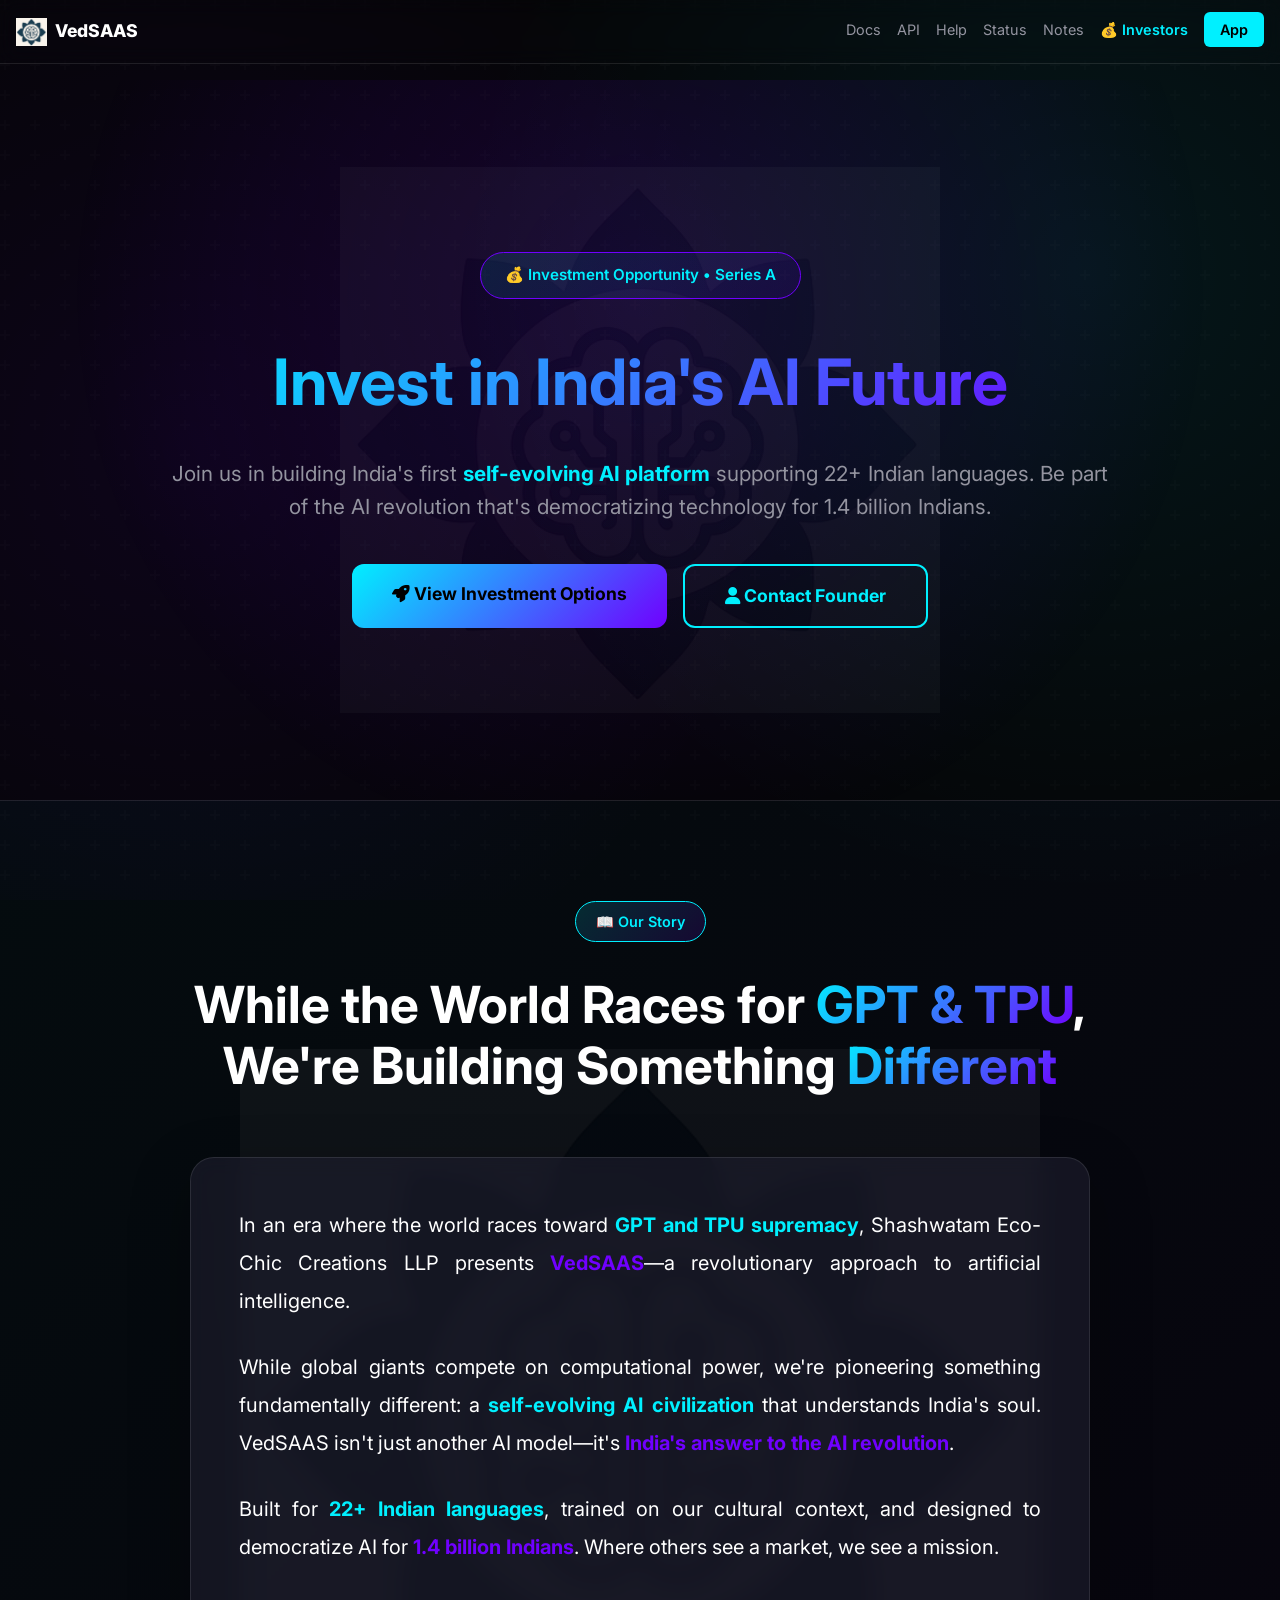
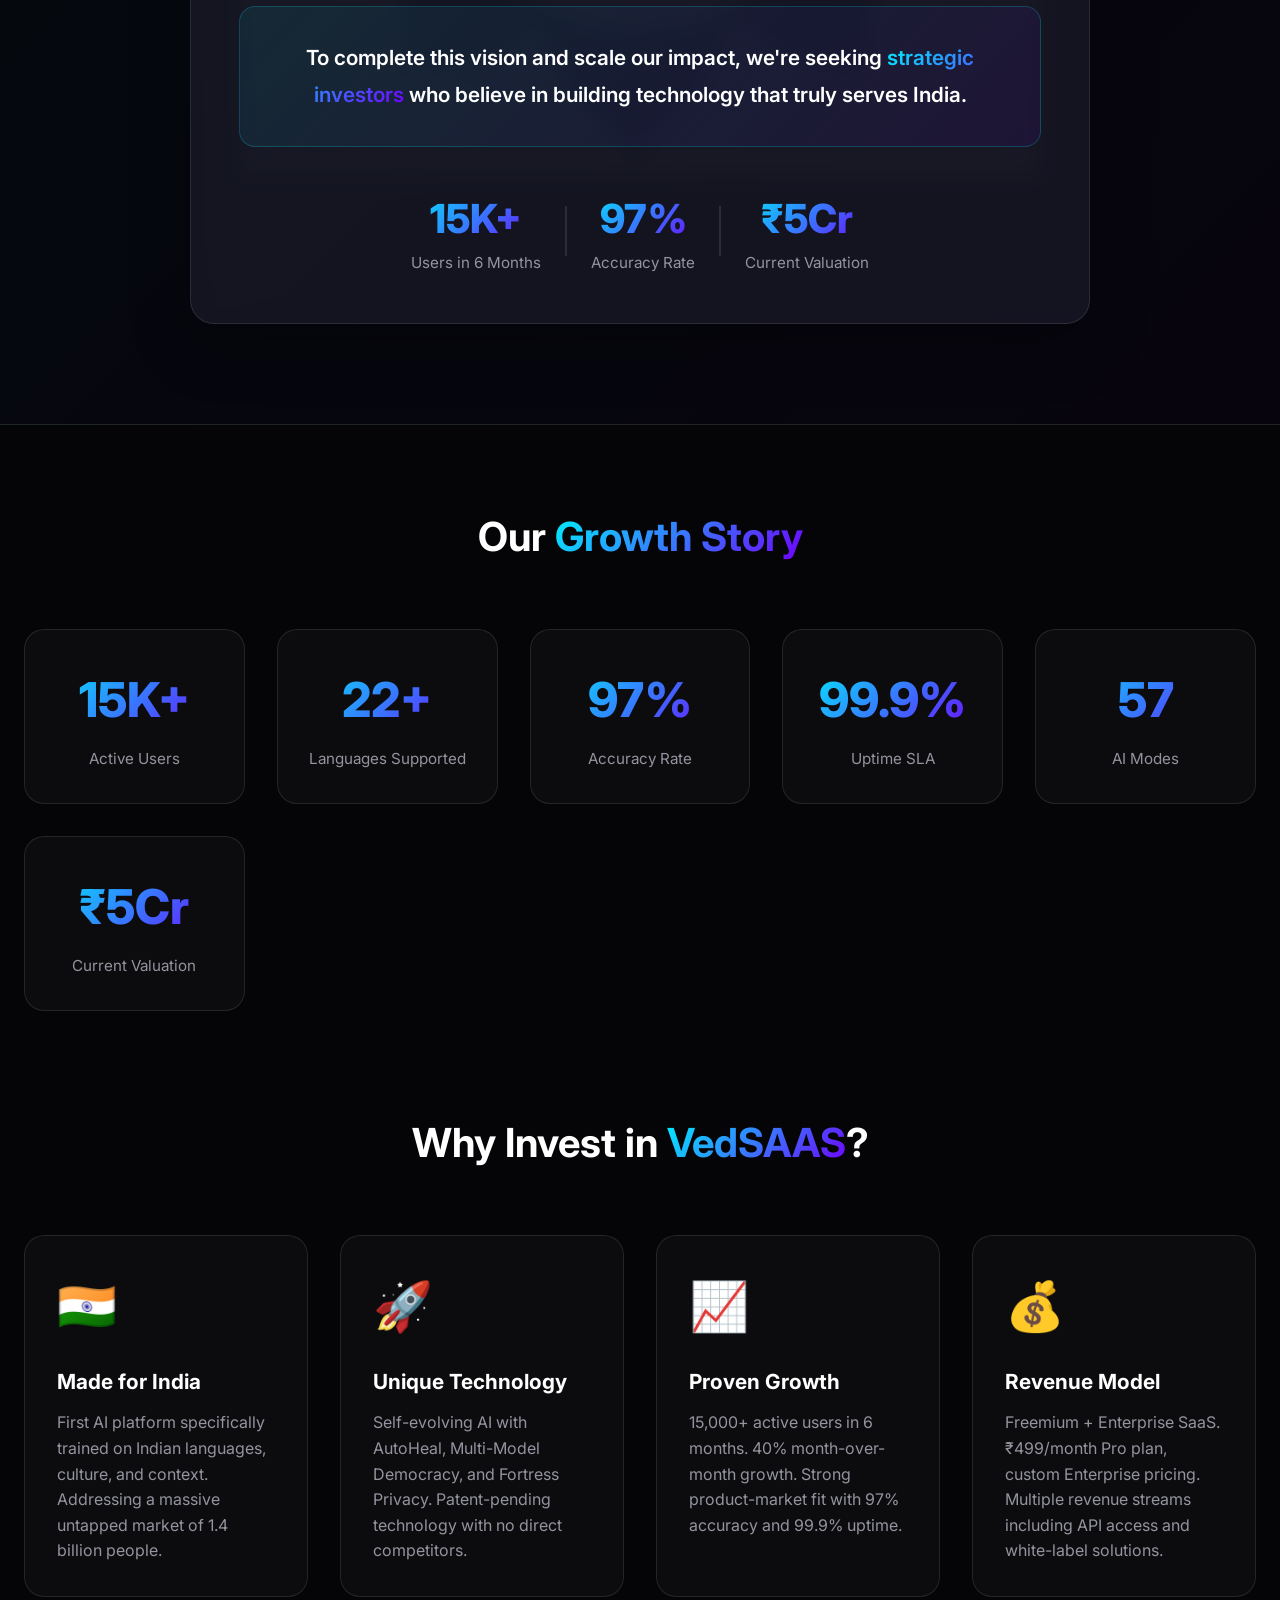
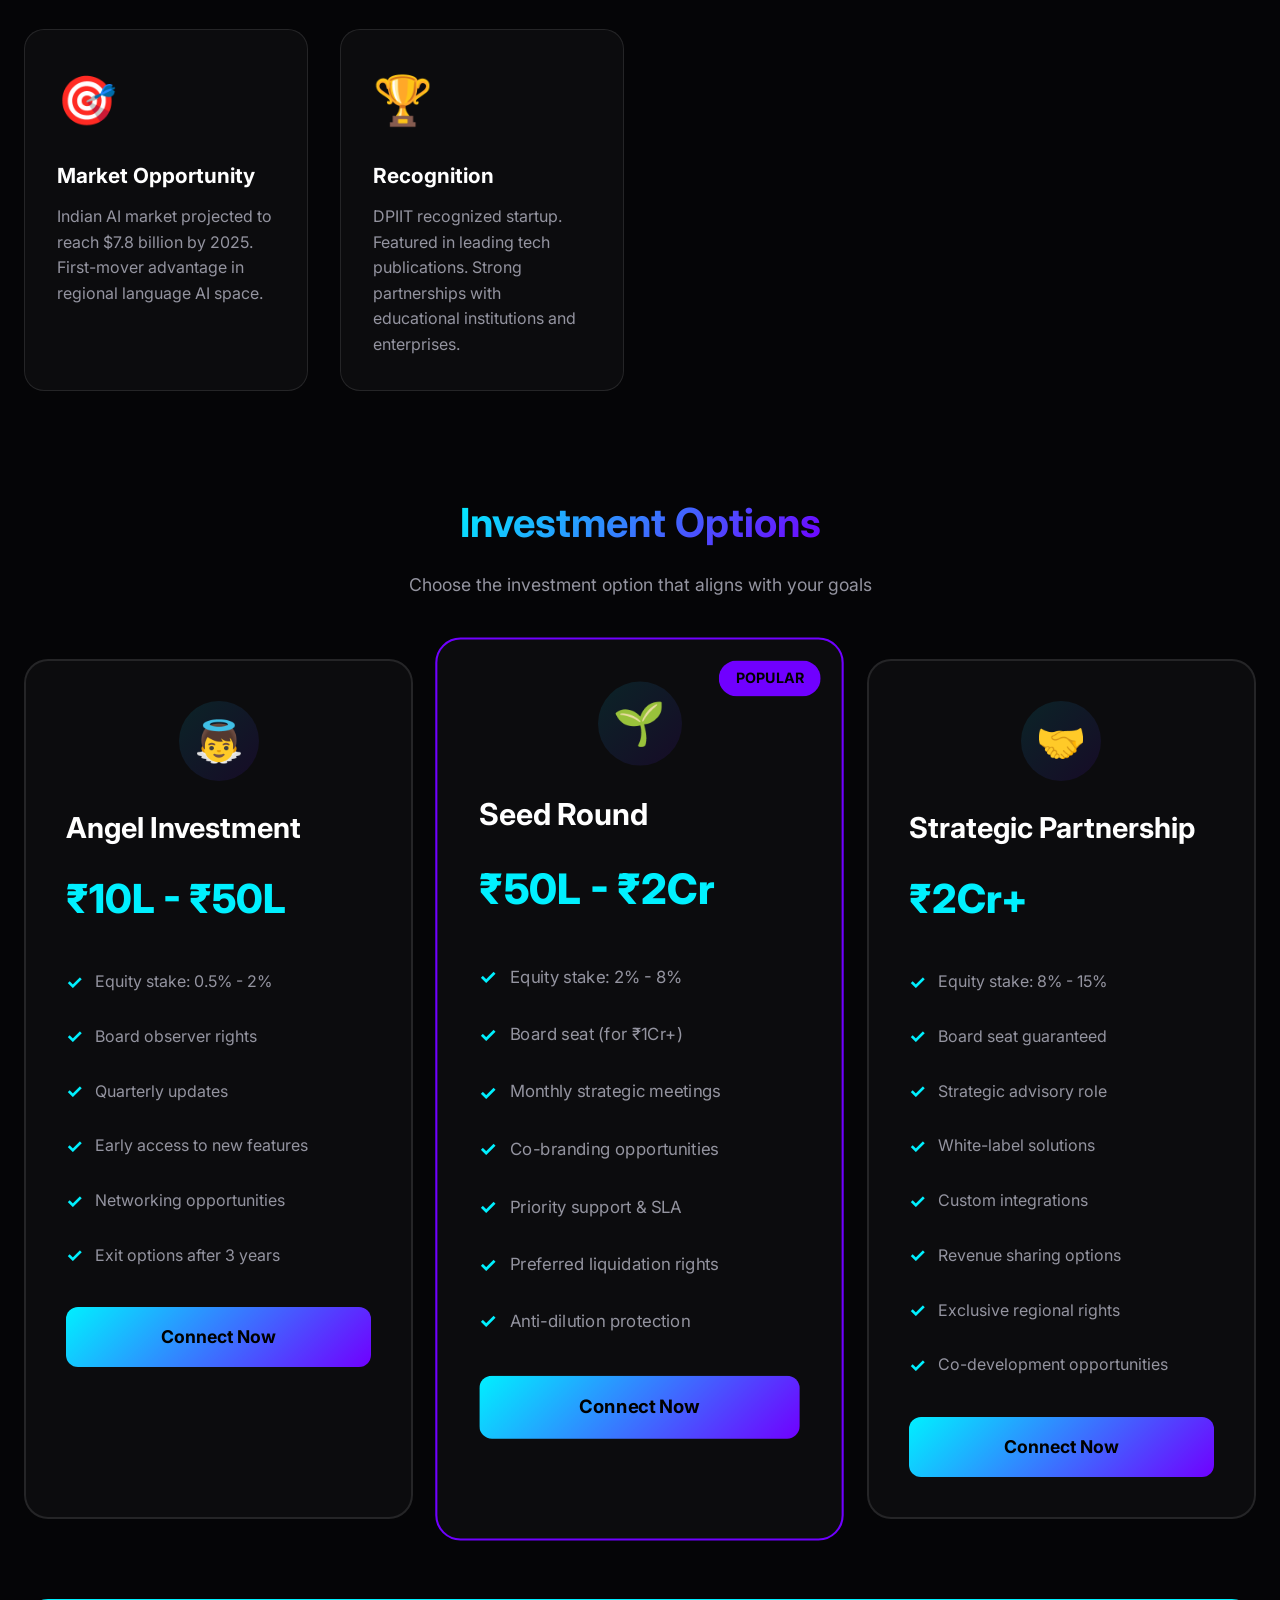
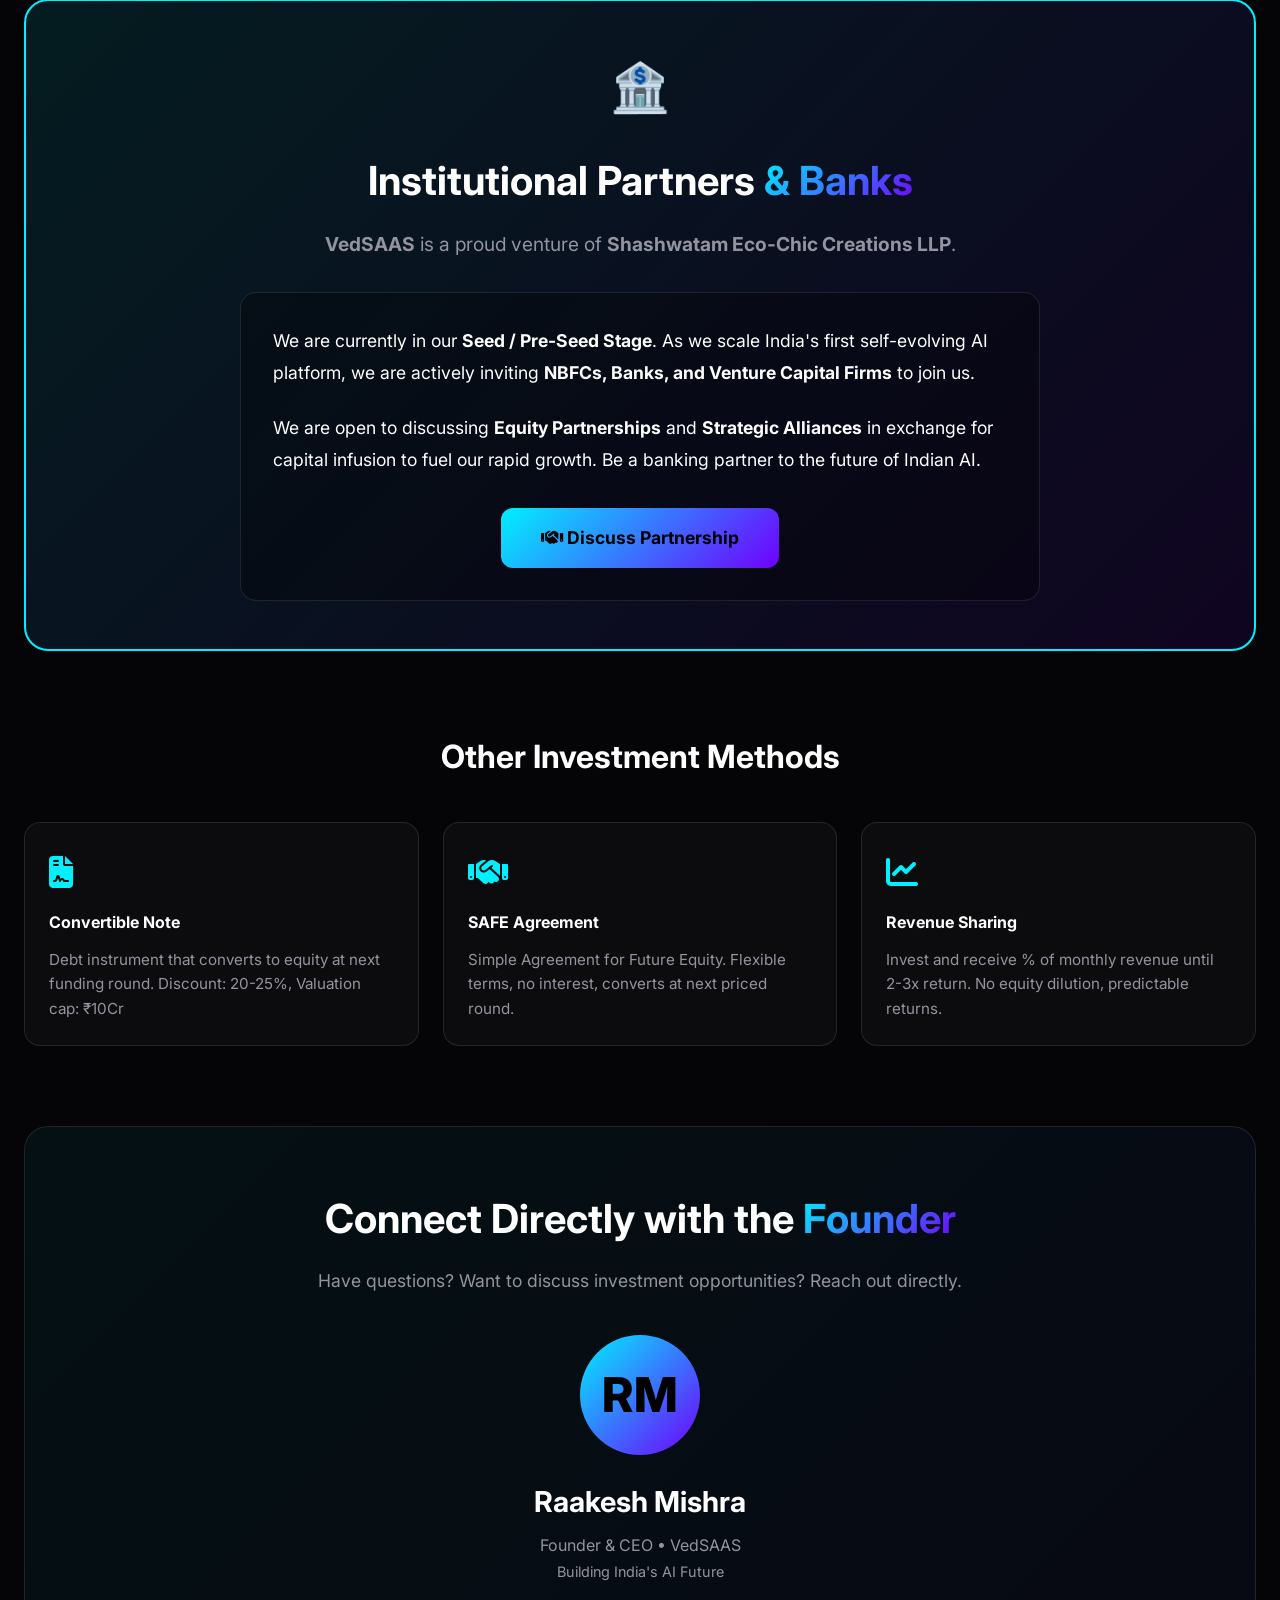
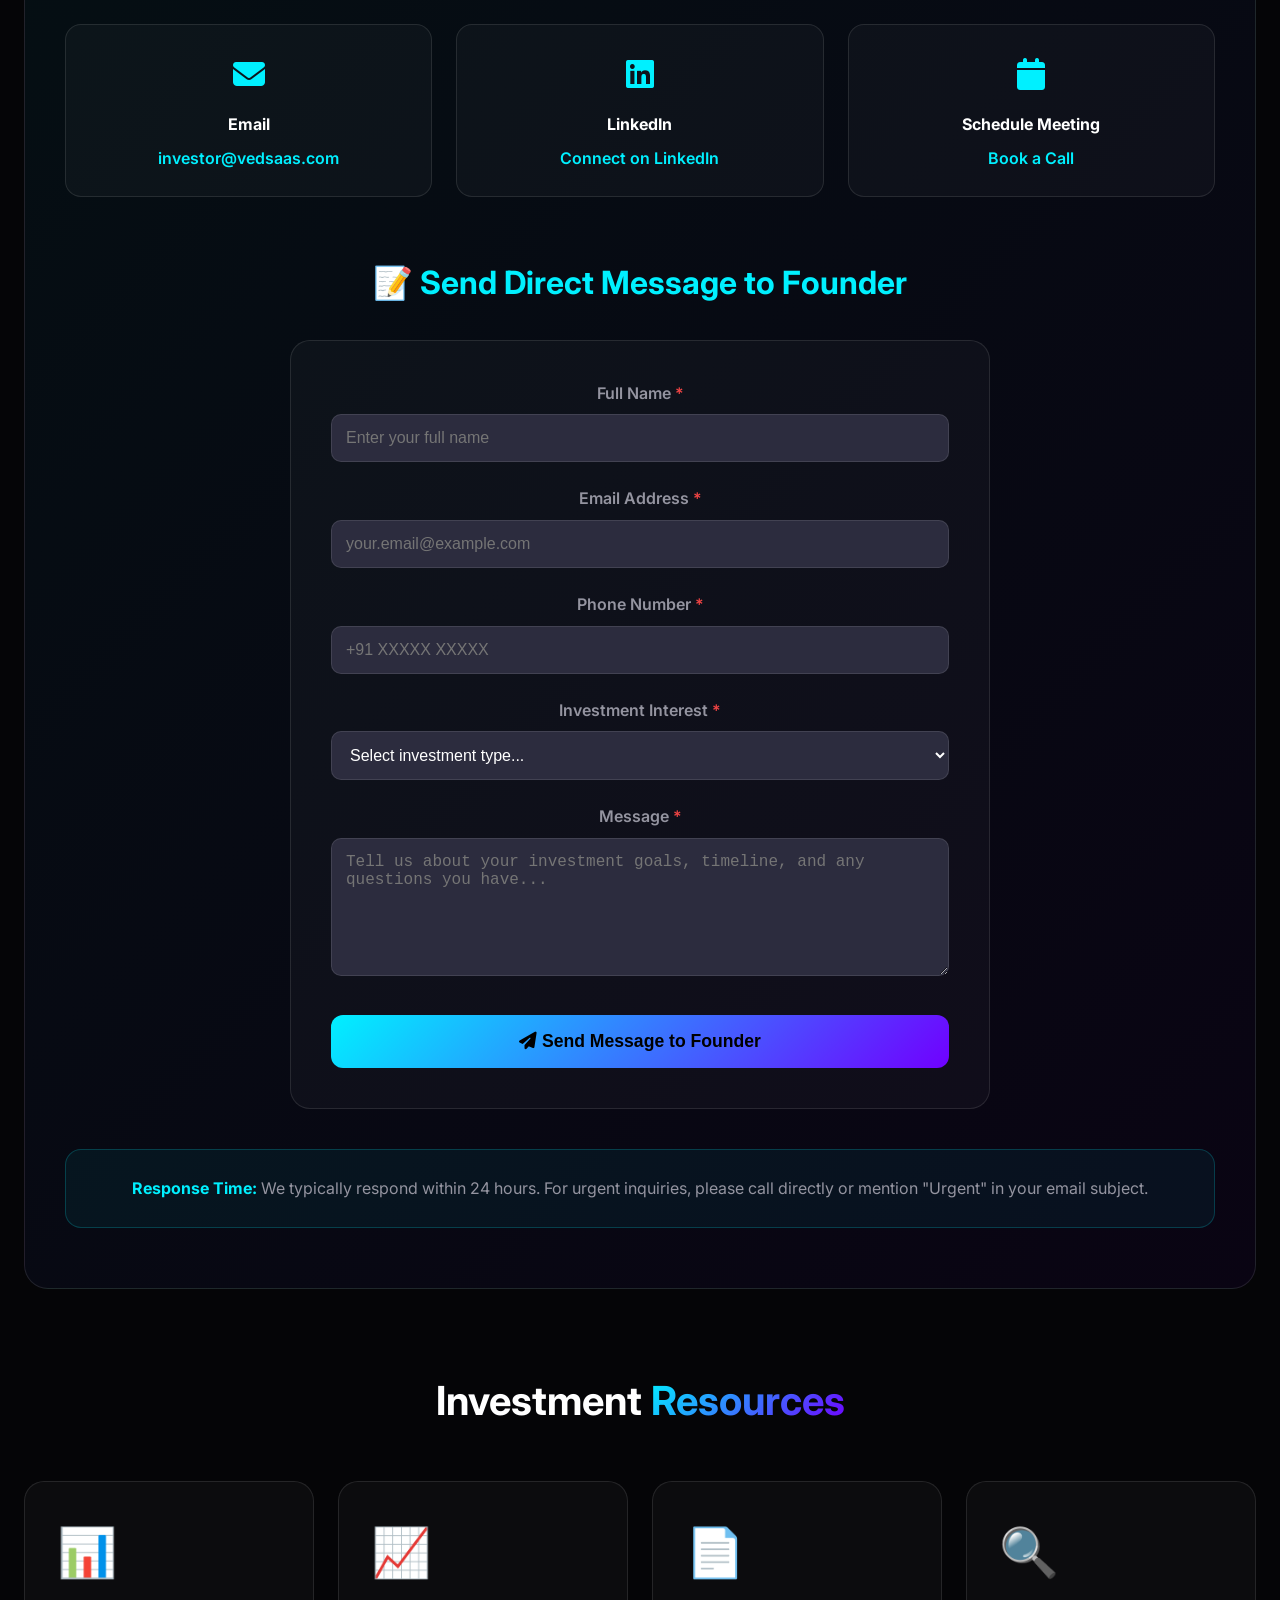
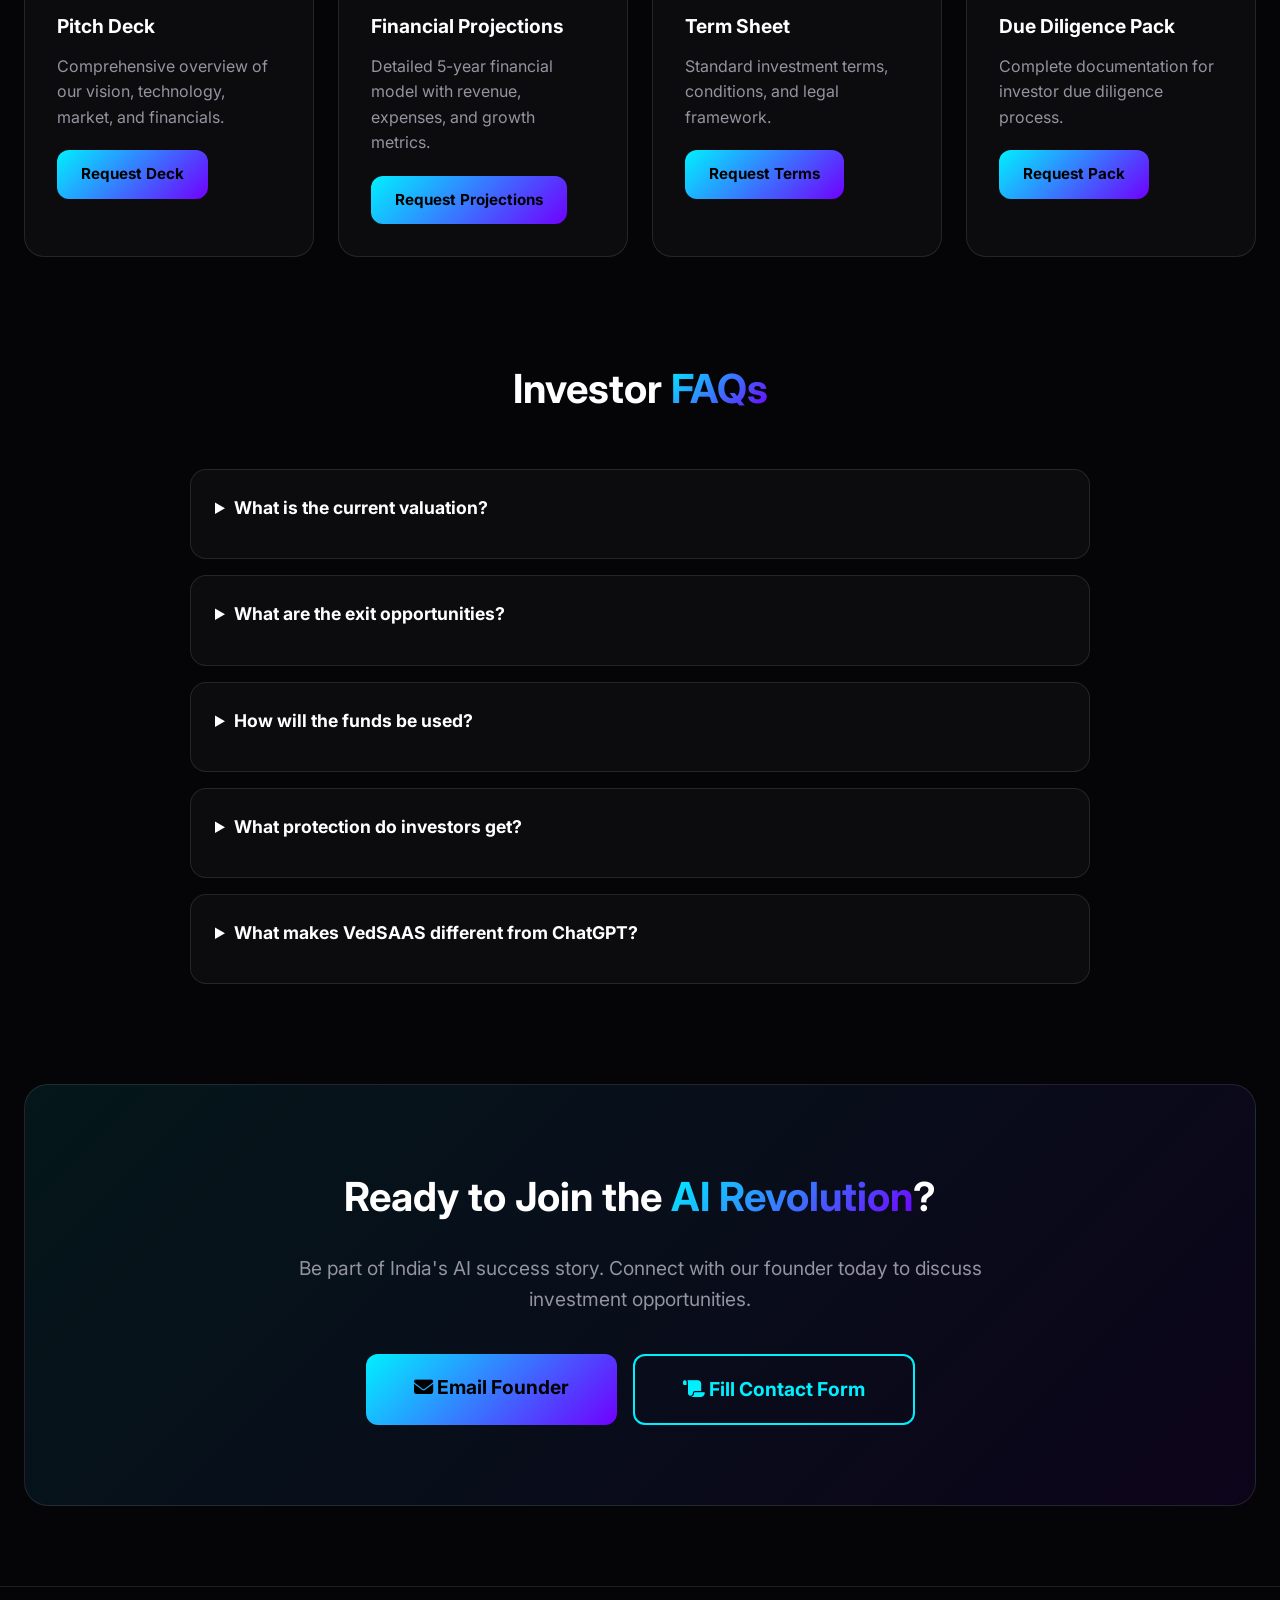
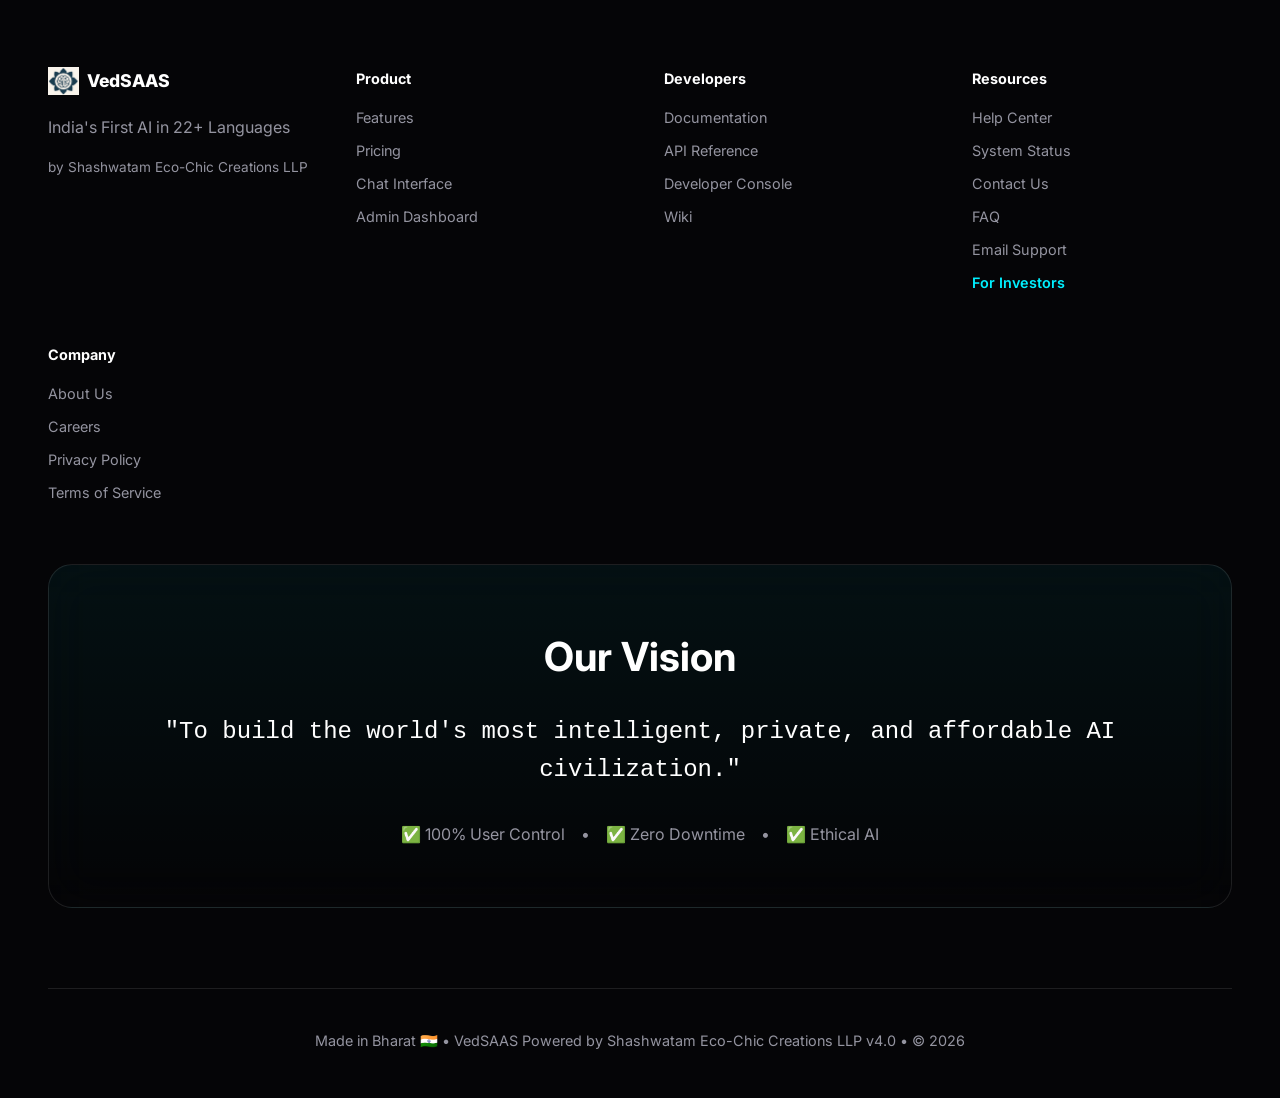
<file: investor.html>
<!DOCTYPE html>
<html lang="en">

<head>
    <meta charset="UTF-8">
    <meta name="viewport" content="width=device-width, initial-scale=1.0">

    <!-- SEO Meta Tags -->
    <title>Invest in VedSAAS - India's First Self-Evolving AI Platform</title>
    <meta name="description"
        content="Join VedSAAS's growth journey. Multiple investment options available. Connect directly with the founder. Building India's first self-evolving AI platform supporting 22+ languages.">
    <meta name="keywords"
        content="VedSAAS investment, AI startup investment, Indian AI investment, equity investment, angel investment">
    <meta name="author" content="VedSAAS">

    <link rel="icon" href="./favicon.ico" />
    <link rel="stylesheet" href="./public/css/civilization.css">
    <link href="https://fonts.googleapis.com/css2?family=Inter:wght@400;600;800&display=swap" rel="stylesheet">
    <link rel="stylesheet" href="https://cdnjs.cloudflare.com/ajax/libs/font-awesome/6.4.0/css/all.min.css">

    <style>
        body {
            margin: 0;
            padding: 0;
            overflow-x: hidden;
        }

        .investor-hero {
            min-height: 80vh;
            display: flex;
            align-items: center;
            justify-content: center;
            text-align: center;
            position: relative;
            background: radial-gradient(circle at 50% 30%, rgba(112, 0, 255, .15), transparent 70%);
            overflow: hidden;
        }

        .investor-hero::before {
            content: '';
            position: absolute;
            inset: 0;
            background: url('./public/image/logopic.png') center/600px no-repeat;
            opacity: 0.03;
            pointer-events: none;
        }

        .hero-badge {
            display: inline-block;
            padding: 10px 24px;
            background: linear-gradient(135deg, rgba(0, 240, 255, .1), rgba(112, 0, 255, .1));
            border: 1px solid var(--accent-purple);
            border-radius: 99px;
            margin-bottom: 32px;
            font-size: 0.95rem;
            font-weight: 600;
            color: var(--accent-cyan);
            animation: pulse-glow 3s ease-in-out infinite;
        }

        @keyframes pulse-glow {

            0%,
            100% {
                box-shadow: 0 0 20px rgba(112, 0, 255, .3);
            }

            50% {
                box-shadow: 0 0 40px rgba(112, 0, 255, .6);
            }
        }

        .gradient-text {
            background: linear-gradient(135deg, var(--accent-cyan), var(--accent-purple));
            -webkit-background-clip: text;
            -webkit-text-fill-color: transparent;
            background-clip: text;
        }

        .metrics-grid {
            display: grid;
            grid-template-columns: repeat(auto-fit, minmax(200px, 1fr));
            gap: 32px;
            margin: 60px 0;
        }

        .metric-card {
            background: var(--bg-card);
            border: 1px solid var(--border-subtle);
            border-radius: 20px;
            padding: 32px 24px;
            text-align: center;
            transition: all 0.3s;
            position: relative;
            overflow: hidden;
        }

        .metric-card::before {
            content: '';
            position: absolute;
            top: 0;
            left: 0;
            right: 0;
            height: 3px;
            background: linear-gradient(90deg, var(--accent-cyan), var(--accent-purple));
            transform: scaleX(0);
            transition: transform 0.3s;
        }

        .metric-card:hover {
            transform: translateY(-8px);
            border-color: var(--accent-cyan);
            box-shadow: 0 20px 60px rgba(0, 240, 255, .2);
        }

        .metric-card:hover::before {
            transform: scaleX(1);
        }

        .metric-value {
            font-size: 3rem;
            font-weight: 800;
            background: linear-gradient(135deg, var(--accent-cyan), var(--accent-purple));
            -webkit-background-clip: text;
            -webkit-text-fill-color: transparent;
            margin-bottom: 8px;
        }

        .metric-label {
            color: var(--text-secondary);
            font-size: 0.95rem;
        }

        .investment-options {
            display: grid;
            grid-template-columns: repeat(auto-fit, minmax(320px, 1fr));
            gap: 32px;
            margin: 60px 0;
        }

        .option-card {
            background: var(--bg-card);
            border: 2px solid var(--border-subtle);
            border-radius: 24px;
            padding: 40px;
            transition: all 0.4s;
            position: relative;
            overflow: hidden;
        }

        .option-card::after {
            content: '';
            position: absolute;
            inset: 0;
            background: linear-gradient(135deg, rgba(0, 240, 255, .05), rgba(112, 0, 255, .05));
            opacity: 0;
            transition: opacity 0.3s;
        }

        .option-card:hover {
            transform: translateY(-12px);
            border-color: var(--accent-purple);
            box-shadow: 0 30px 80px rgba(112, 0, 255, .3);
        }

        .option-card:hover::after {
            opacity: 1;
        }

        .option-icon {
            width: 80px;
            height: 80px;
            margin: 0 auto 24px;
            background: linear-gradient(135deg, rgba(0, 240, 255, .1), rgba(112, 0, 255, .1));
            border-radius: 50%;
            display: flex;
            align-items: center;
            justify-content: center;
            font-size: 2.5rem;
            position: relative;
            z-index: 1;
        }

        .option-title {
            font-size: 1.8rem;
            margin-bottom: 16px;
            position: relative;
            z-index: 1;
        }

        .option-amount {
            font-size: 2.5rem;
            font-weight: 800;
            color: var(--accent-cyan);
            margin: 16px 0;
            position: relative;
            z-index: 1;
        }

        .option-features {
            list-style: none;
            padding: 0;
            margin: 24px 0;
            text-align: left;
            position: relative;
            z-index: 1;
        }

        .option-features li {
            padding: 12px 0;
            color: var(--text-secondary);
            display: flex;
            align-items: center;
            gap: 12px;
        }

        .option-features li::before {
            content: '✓';
            color: var(--accent-cyan);
            font-weight: bold;
            font-size: 1.2rem;
        }

        .cta-button {
            display: inline-block;
            padding: 16px 40px;
            background: linear-gradient(135deg, var(--accent-cyan), var(--accent-purple));
            color: #000;
            border-radius: 12px;
            text-decoration: none;
            font-weight: 700;
            font-size: 1.1rem;
            transition: all 0.3s;
            position: relative;
            z-index: 1;
            border: none;
            cursor: pointer;
        }

        .cta-button:hover {
            transform: scale(1.05);
            box-shadow: 0 10px 40px rgba(0, 240, 255, .4);
        }

        .founder-section {
            background: linear-gradient(135deg, rgba(0, 240, 255, .05), rgba(112, 0, 255, .05));
            border: 1px solid var(--border-subtle);
            border-radius: 24px;
            padding: 60px 40px;
            margin: 80px 0;
            text-align: center;
        }

        .founder-avatar {
            width: 120px;
            height: 120px;
            margin: 0 auto 24px;
            background: linear-gradient(135deg, var(--accent-cyan), var(--accent-purple));
            border-radius: 50%;
            display: flex;
            align-items: center;
            justify-content: center;
            font-size: 3rem;
            color: #000;
            font-weight: 800;
        }

        .contact-methods {
            display: grid;
            grid-template-columns: repeat(auto-fit, minmax(250px, 1fr));
            gap: 24px;
            margin-top: 40px;
        }

        .contact-card {
            background: var(--bg-card);
            border: 1px solid var(--border-subtle);
            border-radius: 16px;
            padding: 24px;
            transition: all 0.3s;
        }

        .contact-card:hover {
            transform: translateY(-4px);
            border-color: var(--accent-cyan);
        }

        .contact-icon {
            font-size: 2rem;
            color: var(--accent-cyan);
            margin-bottom: 12px;
        }

        .why-invest {
            display: grid;
            grid-template-columns: repeat(auto-fit, minmax(280px, 1fr));
            gap: 32px;
            margin: 60px 0;
        }

        .why-card {
            background: var(--bg-card);
            border: 1px solid var(--border-subtle);
            border-radius: 20px;
            padding: 32px;
            transition: all 0.3s;
        }

        .why-card:hover {
            transform: translateY(-8px);
            border-color: var(--accent-purple);
            box-shadow: 0 20px 60px rgba(112, 0, 255, .2);
        }

        .why-icon {
            font-size: 3rem;
            margin-bottom: 20px;
        }

        @media (max-width: 768px) {
            .metric-value {
                font-size: 2rem;
            }

            .option-amount {
                font-size: 2rem;
            }

            .investor-hero {
                min-height: 60vh;
            }
        }
    </style>
</head>

<body>
    <!-- Navbar (Loaded Dynamically) -->
    <div id="navbar-placeholder"></div>

    <!-- Hero Section -->
    <section class="investor-hero">
        <div style="max-width: 1000px; padding: 80px 24px; position: relative; z-index: 1;">
            <div class="hero-badge">
                💰 Investment Opportunity • Series A
            </div>
            <h1 class="gradient-text" style="font-size: clamp(2.5rem, 5vw, 4.5rem); margin-bottom: 24px;">
                Invest in India's AI Future
            </h1>
            <p style="font-size: 1.3rem; color: var(--text-secondary); margin-bottom: 40px; line-height: 1.6;">
                Join us in building India's first <strong style="color: var(--accent-cyan);">self-evolving AI
                    platform</strong>
                supporting 22+ Indian languages. Be part of the AI revolution that's democratizing technology for 1.4
                billion Indians.
            </p>
            <div style="display: flex; gap: 16px; justify-content: center; flex-wrap: wrap;">
                <a href="#investment-options" class="cta-button">
                    <i class="fas fa-rocket"></i> View Investment Options
                </a>
                <a href="#founder-contact" class="cta-button"
                    style="background: transparent; border: 2px solid var(--accent-cyan); color: var(--accent-cyan);">
                    <i class="fas fa-user"></i> Contact Founder
                </a>
            </div>
        </div>
    </section>

    <!-- Our Story Section -->
    <section
        style="position: relative; overflow: hidden; background: linear-gradient(135deg, rgba(0, 240, 255, .03), rgba(112, 0, 255, .03)); border-top: 1px solid var(--border-subtle); border-bottom: 1px solid var(--border-subtle);">
        <!-- VedSAAS Logo Background -->
        <div
            style="position: absolute; inset: 0; background: url('./public/image/logopic.png') center/800px no-repeat; opacity: 0.04; pointer-events: none;">
        </div>

        <div style="max-width: 1200px; margin: 0 auto; padding: 100px 40px; position: relative; z-index: 1;">
            <div style="text-align: center; margin-bottom: 60px;">
                <div
                    style="display: inline-block; padding: 8px 20px; background: linear-gradient(135deg, rgba(0, 240, 255, .15), rgba(112, 0, 255, .15)); border: 1px solid var(--accent-cyan); border-radius: 99px; margin-bottom: 32px; font-size: 0.9rem; font-weight: 600; color: var(--accent-cyan);">
                    📖 Our Story
                </div>
                <h2 style="font-size: clamp(2rem, 4vw, 3.5rem); margin-bottom: 32px; line-height: 1.2;">
                    While the World Races for <span class="gradient-text">GPT & TPU</span>,<br>
                    We're Building Something <span class="gradient-text">Different</span>
                </h2>
            </div>

            <div
                style="max-width: 900px; margin: 0 auto; background: rgba(30, 30, 47, 0.6); backdrop-filter: blur(10px); border: 1px solid var(--border-subtle); border-radius: 24px; padding: 48px; box-shadow: 0 20px 60px rgba(0, 0, 0, 0.3);">
                <p
                    style="font-size: 1.25rem; line-height: 1.9; color: var(--text-primary); margin-bottom: 28px; text-align: justify;">
                    In an era where the world races toward <strong style="color: var(--accent-cyan);">GPT and TPU
                        supremacy</strong>,
                    Shashwatam Eco-Chic Creations LLP presents <strong
                        style="color: var(--accent-purple);">VedSAAS</strong>—a revolutionary
                    approach to artificial intelligence.
                </p>

                <p
                    style="font-size: 1.25rem; line-height: 1.9; color: var(--text-primary); margin-bottom: 28px; text-align: justify;">
                    While global giants compete on computational power, we're pioneering something fundamentally
                    different:
                    a <strong style="color: var(--accent-cyan);">self-evolving AI civilization</strong> that understands
                    India's soul.
                    VedSAAS isn't just another AI model—it's <strong style="color: var(--accent-purple);">India's answer
                        to the AI revolution</strong>.
                </p>

                <p
                    style="font-size: 1.25rem; line-height: 1.9; color: var(--text-primary); margin-bottom: 28px; text-align: justify;">
                    Built for <strong style="color: var(--accent-cyan);">22+ Indian languages</strong>, trained on our
                    cultural context,
                    and designed to democratize AI for <strong style="color: var(--accent-purple);">1.4 billion
                        Indians</strong>.
                    Where others see a market, we see a mission.
                </p>

                <div
                    style="margin-top: 40px; padding: 32px; background: linear-gradient(135deg, rgba(0, 240, 255, .08), rgba(112, 0, 255, .08)); border-radius: 16px; border: 1px solid rgba(0, 240, 255, .2);">
                    <p
                        style="font-size: 1.3rem; line-height: 1.8; color: #fff; margin: 0; text-align: center; font-weight: 600;">
                        To complete this vision and scale our impact, we're seeking
                        <span
                            style="background: linear-gradient(135deg, var(--accent-cyan), var(--accent-purple)); -webkit-background-clip: text; -webkit-text-fill-color: transparent;">strategic
                            investors</span>
                        who believe in building technology that truly serves India.
                    </p>
                </div>

                <div
                    style="margin-top: 40px; display: flex; gap: 24px; justify-content: center; align-items: center; flex-wrap: wrap;">
                    <div style="text-align: center;">
                        <div
                            style="font-size: 2.5rem; font-weight: 800; background: linear-gradient(135deg, var(--accent-cyan), var(--accent-purple)); -webkit-background-clip: text; -webkit-text-fill-color: transparent;">
                            15K+</div>
                        <div style="color: var(--text-secondary); font-size: 0.95rem;">Users in 6 Months</div>
                    </div>
                    <div style="width: 2px; height: 50px; background: var(--border-subtle);"></div>
                    <div style="text-align: center;">
                        <div
                            style="font-size: 2.5rem; font-weight: 800; background: linear-gradient(135deg, var(--accent-cyan), var(--accent-purple)); -webkit-background-clip: text; -webkit-text-fill-color: transparent;">
                            97%</div>
                        <div style="color: var(--text-secondary); font-size: 0.95rem;">Accuracy Rate</div>
                    </div>
                    <div style="width: 2px; height: 50px; background: var(--border-subtle);"></div>
                    <div style="text-align: center;">
                        <div
                            style="font-size: 2.5rem; font-weight: 800; background: linear-gradient(135deg, var(--accent-cyan), var(--accent-purple)); -webkit-background-clip: text; -webkit-text-fill-color: transparent;">
                            ₹5Cr</div>
                        <div style="color: var(--text-secondary); font-size: 0.95rem;">Current Valuation</div>
                    </div>
                </div>
            </div>
        </div>
    </section>

    <!-- Key Metrics -->
    <div style="max-width: 1400px; margin: 0 auto; padding: 80px 24px;">
        <h2 style="text-align: center; font-size: 2.5rem; margin-bottom: 48px;">
            Our <span class="gradient-text">Growth Story</span>
        </h2>

        <div class="metrics-grid">
            <div class="metric-card">
                <div class="metric-value">15K+</div>
                <div class="metric-label">Active Users</div>
            </div>
            <div class="metric-card">
                <div class="metric-value">22+</div>
                <div class="metric-label">Languages Supported</div>
            </div>
            <div class="metric-card">
                <div class="metric-value">97%</div>
                <div class="metric-label">Accuracy Rate</div>
            </div>
            <div class="metric-card">
                <div class="metric-value">99.9%</div>
                <div class="metric-label">Uptime SLA</div>
            </div>
            <div class="metric-card">
                <div class="metric-value">57</div>
                <div class="metric-label">AI Modes</div>
            </div>
            <div class="metric-card">
                <div class="metric-value">₹5Cr</div>
                <div class="metric-label">Current Valuation</div>
            </div>
        </div>

        <!-- Why Invest -->
        <div style="margin-top: 100px;">
            <h2 style="text-align: center; font-size: 2.5rem; margin-bottom: 48px;">
                Why Invest in <span class="gradient-text">VedSAAS</span>?
            </h2>

            <div class="why-invest">
                <div class="why-card">
                    <div class="why-icon">🇮🇳</div>
                    <h3 style="font-size: 1.3rem; margin-bottom: 12px;">Made for India</h3>
                    <p style="color: var(--text-secondary); line-height: 1.6;">
                        First AI platform specifically trained on Indian languages, culture, and context.
                        Addressing a massive untapped market of 1.4 billion people.
                    </p>
                </div>

                <div class="why-card">
                    <div class="why-icon">🚀</div>
                    <h3 style="font-size: 1.3rem; margin-bottom: 12px;">Unique Technology</h3>
                    <p style="color: var(--text-secondary); line-height: 1.6;">
                        Self-evolving AI with AutoHeal, Multi-Model Democracy, and Fortress Privacy.
                        Patent-pending technology with no direct competitors.
                    </p>
                </div>

                <div class="why-card">
                    <div class="why-icon">📈</div>
                    <h3 style="font-size: 1.3rem; margin-bottom: 12px;">Proven Growth</h3>
                    <p style="color: var(--text-secondary); line-height: 1.6;">
                        15,000+ active users in 6 months. 40% month-over-month growth.
                        Strong product-market fit with 97% accuracy and 99.9% uptime.
                    </p>
                </div>

                <div class="why-card">
                    <div class="why-icon">💰</div>
                    <h3 style="font-size: 1.3rem; margin-bottom: 12px;">Revenue Model</h3>
                    <p style="color: var(--text-secondary); line-height: 1.6;">
                        Freemium + Enterprise SaaS. ₹499/month Pro plan, custom Enterprise pricing.
                        Multiple revenue streams including API access and white-label solutions.
                    </p>
                </div>

                <div class="why-card">
                    <div class="why-icon">🎯</div>
                    <h3 style="font-size: 1.3rem; margin-bottom: 12px;">Market Opportunity</h3>
                    <p style="color: var(--text-secondary); line-height: 1.6;">
                        Indian AI market projected to reach $7.8 billion by 2025.
                        First-mover advantage in regional language AI space.
                    </p>
                </div>

                <div class="why-card">
                    <div class="why-icon">🏆</div>
                    <h3 style="font-size: 1.3rem; margin-bottom: 12px;">Recognition</h3>
                    <p style="color: var(--text-secondary); line-height: 1.6;">
                        DPIIT recognized startup. Featured in leading tech publications.
                        Strong partnerships with educational institutions and enterprises.
                    </p>
                </div>
            </div>
        </div>

        <!-- Investment Options -->
        <div id="investment-options" style="margin-top: 100px;">
            <h2 style="text-align: center; font-size: 2.5rem; margin-bottom: 16px;">
                <span class="gradient-text">Investment Options</span>
            </h2>
            <p style="text-align: center; color: var(--text-secondary); font-size: 1.1rem; margin-bottom: 60px;">
                Choose the investment option that aligns with your goals
            </p>

            <div class="investment-options">
                <!-- Angel Investment -->
                <div class="option-card">
                    <div class="option-icon">👼</div>
                    <h3 class="option-title">Angel Investment</h3>
                    <div class="option-amount">₹10L - ₹50L</div>
                    <ul class="option-features">
                        <li>Equity stake: 0.5% - 2%</li>
                        <li>Board observer rights</li>
                        <li>Quarterly updates</li>
                        <li>Early access to new features</li>
                        <li>Networking opportunities</li>
                        <li>Exit options after 3 years</li>
                    </ul>
                    <a href="#founder-contact" class="cta-button" style="width: 100%; text-align: center;">
                        Connect Now
                    </a>
                </div>

                <!-- Seed Round -->
                <div class="option-card" style="border-color: var(--accent-purple); transform: scale(1.05);">
                    <div
                        style="position: absolute; top: 20px; right: 20px; background: var(--accent-purple); color: #000; padding: 6px 16px; border-radius: 20px; font-size: 0.85rem; font-weight: 700; z-index: 2;">
                        POPULAR
                    </div>
                    <div class="option-icon">🌱</div>
                    <h3 class="option-title">Seed Round</h3>
                    <div class="option-amount">₹50L - ₹2Cr</div>
                    <ul class="option-features">
                        <li>Equity stake: 2% - 8%</li>
                        <li>Board seat (for ₹1Cr+)</li>
                        <li>Monthly strategic meetings</li>
                        <li>Co-branding opportunities</li>
                        <li>Priority support & SLA</li>
                        <li>Preferred liquidation rights</li>
                        <li>Anti-dilution protection</li>
                    </ul>
                    <a href="#founder-contact" class="cta-button" style="width: 100%; text-align: center;">
                        Connect Now
                    </a>
                </div>

                <!-- Strategic Partnership -->
                <div class="option-card">
                    <div class="option-icon">🤝</div>
                    <h3 class="option-title">Strategic Partnership</h3>
                    <div class="option-amount">₹2Cr+</div>
                    <ul class="option-features">
                        <li>Equity stake: 8% - 15%</li>
                        <li>Board seat guaranteed</li>
                        <li>Strategic advisory role</li>
                        <li>White-label solutions</li>
                        <li>Custom integrations</li>
                        <li>Revenue sharing options</li>
                        <li>Exclusive regional rights</li>
                        <li>Co-development opportunities</li>
                    </ul>
                    <a href="#founder-contact" class="cta-button" style="width: 100%; text-align: center;">
                        Connect Now
                    </a>
                </div>
            </div>

            <!-- Institutional & Strategic Partners (NBFCs & Banks) -->
            <div style="margin-top: 80px; margin-bottom: 60px;">
                <div
                    style="background: linear-gradient(135deg, rgba(0, 240, 255, .1), rgba(112, 0, 255, .1)); border: 2px solid var(--accent-cyan); border-radius: 24px; padding: 48px; text-align: center;">
                    <div style="font-size: 3rem; margin-bottom: 24px;">🏦</div>
                    <h2 style="font-size: 2.5rem; margin-bottom: 16px;">
                        Institutional Partners <span class="gradient-text">& Banks</span>
                    </h2>
                    <p
                        style="font-size: 1.2rem; color: var(--text-secondary); margin-bottom: 32px; max-width: 800px; margin-left: auto; margin-right: auto;">
                        <strong>VedSAAS</strong> is a proud venture of <strong>Shashwatam Eco-Chic Creations
                            LLP</strong>.
                    </p>

                    <div
                        style="text-align: left; max-width: 800px; margin: 0 auto; background: rgba(0,0,0,0.3); padding: 32px; border-radius: 16px; border: 1px solid var(--border-subtle);">
                        <p
                            style="font-size: 1.1rem; line-height: 1.8; color: var(--text-primary); margin-bottom: 24px;">
                            We are currently in our <strong>Seed / Pre-Seed Stage</strong>. As we scale India's first
                            self-evolving AI platform, we are actively inviting <strong>NBFCs, Banks, and Venture
                                Capital
                                Firms</strong> to join us.
                        </p>
                        <p
                            style="font-size: 1.1rem; line-height: 1.8; color: var(--text-primary); margin-bottom: 24px;">
                            We are open to discussing <strong>Equity Partnerships</strong> and <strong>Strategic
                                Alliances</strong> in exchange for capital infusion to fuel our rapid growth. Be a
                            banking partner to the future of Indian AI.
                        </p>
                        <div style="text-align: center; margin-top: 32px;">
                            <a href="#founder-contact" class="cta-button">
                                <i class="fas fa-handshake"></i> Discuss Partnership
                            </a>
                        </div>
                    </div>
                </div>
            </div>

            <!-- Alternative Investment Methods -->
            <div style="margin-top: 80px;">
                <h3 style="text-align: center; font-size: 2rem; margin-bottom: 40px;">
                    Other Investment Methods
                </h3>

                <div style="display: grid; grid-template-columns: repeat(auto-fit, minmax(300px, 1fr)); gap: 24px;">
                    <div class="contact-card">
                        <div class="contact-icon"><i class="fas fa-file-contract"></i></div>
                        <h4 style="margin-bottom: 12px;">Convertible Note</h4>
                        <p style="color: var(--text-secondary); font-size: 0.95rem;">
                            Debt instrument that converts to equity at next funding round.
                            Discount: 20-25%, Valuation cap: ₹10Cr
                        </p>
                    </div>

                    <div class="contact-card">
                        <div class="contact-icon"><i class="fas fa-handshake"></i></div>
                        <h4 style="margin-bottom: 12px;">SAFE Agreement</h4>
                        <p style="color: var(--text-secondary); font-size: 0.95rem;">
                            Simple Agreement for Future Equity.
                            Flexible terms, no interest, converts at next priced round.
                        </p>
                    </div>

                    <div class="contact-card">
                        <div class="contact-icon"><i class="fas fa-chart-line"></i></div>
                        <h4 style="margin-bottom: 12px;">Revenue Sharing</h4>
                        <p style="color: var(--text-secondary); font-size: 0.95rem;">
                            Invest and receive % of monthly revenue until 2-3x return.
                            No equity dilution, predictable returns.
                        </p>
                    </div>
                </div>
            </div>
        </div>

        <!-- Founder Contact Section -->
        <div id="founder-contact" class="founder-section">
            <h2 style="font-size: 2.5rem; margin-bottom: 16px;">
                Connect Directly with the <span class="gradient-text">Founder</span>
            </h2>
            <p style="color: var(--text-secondary); font-size: 1.1rem; margin-bottom: 40px;">
                Have questions? Want to discuss investment opportunities? Reach out directly.
            </p>

            <div class="founder-avatar">RM</div>
            <h3 style="font-size: 1.8rem; margin-bottom: 8px;">Raakesh Mishra</h3>
            <p style="color: var(--text-secondary); margin-bottom: 40px;">
                Founder & CEO • VedSAAS<br>
                <span style="font-size: 0.9rem;">Building India's AI Future</span>
            </p>

            <div class="contact-methods">
                <div class="contact-card">
                    <div class="contact-icon"><i class="fas fa-envelope"></i></div>
                    <h4 style="margin-bottom: 8px;">Email</h4>
                    <a href="mailto:investor@vedsaas.com"
                        style="color: var(--accent-cyan); text-decoration: none; font-weight: 600;">
                        investor@vedsaas.com
                    </a>
                </div>

                <div class="contact-card">
                    <div class="contact-icon"><i class="fab fa-linkedin"></i></div>
                    <h4 style="margin-bottom: 8px;">LinkedIn</h4>
                    <a href="https://linkedin.com/company/vedsaas" target="_blank"
                        style="color: var(--accent-cyan); text-decoration: none; font-weight: 600;">
                        Connect on LinkedIn
                    </a>
                </div>

                <div class="contact-card">
                    <div class="contact-icon"><i class="fas fa-calendar"></i></div>
                    <h4 style="margin-bottom: 8px;">Schedule Meeting</h4>
                    <a href="mailto:investor@vedsaas.com?subject=Investment Meeting Request"
                        style="color: var(--accent-cyan); text-decoration: none; font-weight: 600;">
                        Book a Call
                    </a>
                </div>
            </div>

            <!-- Contact Form -->
            <div style="margin-top: 60px; max-width: 700px; margin-left: auto; margin-right: auto;">
                <h3 style="text-align: center; font-size: 2rem; margin-bottom: 32px; color: var(--accent-cyan);">
                    📝 Send Direct Message to Founder
                </h3>

                <form id="investor-form"
                    style="background: var(--bg-card); border: 1px solid var(--border-subtle); border-radius: 20px; padding: 40px;">
                    <div style="margin-bottom: 24px;">
                        <label
                            style="display: block; margin-bottom: 8px; color: var(--text-secondary); font-weight: 600;">
                            Full Name <span style="color: #ef4444;">*</span>
                        </label>
                        <input type="text" id="investor-name" required
                            style="width: 100%; padding: 14px; border-radius: 10px; border: 1px solid var(--border-subtle); background: #2c2c3e; color: #fff; font-size: 1rem;"
                            placeholder="Enter your full name">
                    </div>

                    <div style="margin-bottom: 24px;">
                        <label
                            style="display: block; margin-bottom: 8px; color: var(--text-secondary); font-weight: 600;">
                            Email Address <span style="color: #ef4444;">*</span>
                        </label>
                        <input type="email" id="investor-email" required
                            style="width: 100%; padding: 14px; border-radius: 10px; border: 1px solid var(--border-subtle); background: #2c2c3e; color: #fff; font-size: 1rem;"
                            placeholder="your.email@example.com">
                    </div>

                    <div style="margin-bottom: 24px;">
                        <label
                            style="display: block; margin-bottom: 8px; color: var(--text-secondary); font-weight: 600;">
                            Phone Number <span style="color: #ef4444;">*</span>
                        </label>
                        <input type="tel" id="investor-phone" required
                            style="width: 100%; padding: 14px; border-radius: 10px; border: 1px solid var(--border-subtle); background: #2c2c3e; color: #fff; font-size: 1rem;"
                            placeholder="+91 XXXXX XXXXX">
                    </div>

                    <div style="margin-bottom: 24px;">
                        <label
                            style="display: block; margin-bottom: 8px; color: var(--text-secondary); font-weight: 600;">
                            Investment Interest <span style="color: #ef4444;">*</span>
                        </label>
                        <select id="investor-interest" required
                            style="width: 100%; padding: 14px; border-radius: 10px; border: 1px solid var(--border-subtle); background: #2c2c3e; color: #fff; font-size: 1rem;">
                            <option value="">Select investment type...</option>
                            <option value="Angel Investment (₹10L - ₹50L)">Angel Investment (₹10L - ₹50L)</option>
                            <option value="Seed Round (₹50L - ₹2Cr)">Seed Round (₹50L - ₹2Cr)</option>
                            <option value="Strategic Partnership (₹2Cr+)">Strategic Partnership (₹2Cr+)</option>
                            <option value="Convertible Note">Convertible Note</option>
                            <option value="SAFE Agreement">SAFE Agreement</option>
                            <option value="Revenue Sharing">Revenue Sharing</option>
                            <option value="Just Exploring">Just Exploring</option>
                        </select>
                    </div>

                    <div style="margin-bottom: 32px;">
                        <label
                            style="display: block; margin-bottom: 8px; color: var(--text-secondary); font-weight: 600;">
                            Message <span style="color: #ef4444;">*</span>
                        </label>
                        <textarea id="investor-message" required rows="6"
                            style="width: 100%; padding: 14px; border-radius: 10px; border: 1px solid var(--border-subtle); background: #2c2c3e; color: #fff; font-size: 1rem; resize: vertical;"
                            placeholder="Tell us about your investment goals, timeline, and any questions you have..."></textarea>
                    </div>

                    <button type="submit" class="cta-button" style="width: 100%; font-size: 1.1rem; padding: 16px;">
                        <i class="fas fa-paper-plane"></i> Send Message to Founder
                    </button>

                    <p id="form-status"
                        style="margin-top: 20px; text-align: center; font-size: 0.95rem; display: none;"></p>
                </form>
            </div>

            <div
                style="margin-top: 40px; padding: 24px; background: rgba(0, 240, 255, .05); border-radius: 16px; border: 1px solid rgba(0, 240, 255, .2);">
                <p style="color: var(--text-secondary); line-height: 1.8; margin: 0;">
                    <strong style="color: var(--accent-cyan);">Response Time:</strong> We typically respond within 24
                    hours.
                    For urgent inquiries, please call directly or mention "Urgent" in your email subject.
                </p>
            </div>

            <script>
                // Contact Form Handler
                document.getElementById('investor-form').addEventListener('submit', function (e) {
                    e.preventDefault();

                    const name = document.getElementById('investor-name').value;
                    const email = document.getElementById('investor-email').value;
                    const phone = document.getElementById('investor-phone').value;
                    const interest = document.getElementById('investor-interest').value;
                    const message = document.getElementById('investor-message').value;
                    const status = document.getElementById('form-status');

                    // Validation
                    if (!name || !email || !phone || !interest || !message) {
                        status.style.display = 'block';
                        status.style.color = '#ef4444';
                        status.textContent = '❌ Please fill all required fields';
                        return;
                    }

                    // Email validation
                    const emailRegex = /^[^\s@]+@[^\s@]+\.[^\s@]+$/;
                    if (!emailRegex.test(email)) {
                        status.style.display = 'block';
                        status.style.color = '#ef4444';
                        status.textContent = '❌ Please enter a valid email address';
                        return;
                    }

                    // Create mailto link with pre-filled content
                    const subject = encodeURIComponent(`Investment Inquiry from ${name} - ${interest}`);
                    const body = encodeURIComponent(
                        `Investment Inquiry Details:\n\n` +
                        `Name: ${name}\n` +
                        `Email: ${email}\n` +
                        `Phone: ${phone}\n` +
                        `Investment Interest: ${interest}\n\n` +
                        `Message:\n${message}\n\n` +
                        `---\n` +
                        `Sent from VedSAAS Investor Page`
                    );

                    const mailtoLink = `mailto:investor@vedsaas.com?subject=${subject}&body=${body}`;

                    // Open email client
                    window.location.href = mailtoLink;

                    // Show success message
                    status.style.display = 'block';
                    status.style.color = 'var(--accent-cyan)';
                    status.textContent = '✅ Opening your email client... Please send the pre-filled email.';

                    // Reset form after 3 seconds
                    setTimeout(() => {
                        document.getElementById('investor-form').reset();
                        status.style.display = 'none';
                    }, 3000);
                });
            </script>
        </div>

        <!-- Documents & Resources -->
        <div style="margin-top: 80px;">
            <h2 style="text-align: center; font-size: 2.5rem; margin-bottom: 48px;">
                Investment <span class="gradient-text">Resources</span>
            </h2>

            <div style="display: grid; grid-template-columns: repeat(auto-fit, minmax(280px, 1fr)); gap: 24px;">
                <div class="why-card">
                    <div class="why-icon">📊</div>
                    <h3 style="font-size: 1.2rem; margin-bottom: 12px;">Pitch Deck</h3>
                    <p style="color: var(--text-secondary); margin-bottom: 20px;">
                        Comprehensive overview of our vision, technology, market, and financials.
                    </p>
                    <a href="mailto:investor@vedsaas.com?subject=Request Pitch Deck" class="cta-button"
                        style="font-size: 0.95rem; padding: 12px 24px;">
                        Request Deck
                    </a>
                </div>

                <div class="why-card">
                    <div class="why-icon">📈</div>
                    <h3 style="font-size: 1.2rem; margin-bottom: 12px;">Financial Projections</h3>
                    <p style="color: var(--text-secondary); margin-bottom: 20px;">
                        Detailed 5-year financial model with revenue, expenses, and growth metrics.
                    </p>
                    <a href="mailto:investor@vedsaas.com?subject=Request Financial Projections" class="cta-button"
                        style="font-size: 0.95rem; padding: 12px 24px;">
                        Request Projections
                    </a>
                </div>

                <div class="why-card">
                    <div class="why-icon">📄</div>
                    <h3 style="font-size: 1.2rem; margin-bottom: 12px;">Term Sheet</h3>
                    <p style="color: var(--text-secondary); margin-bottom: 20px;">
                        Standard investment terms, conditions, and legal framework.
                    </p>
                    <a href="mailto:investor@vedsaas.com?subject=Request Term Sheet" class="cta-button"
                        style="font-size: 0.95rem; padding: 12px 24px;">
                        Request Terms
                    </a>
                </div>

                <div class="why-card">
                    <div class="why-icon">🔍</div>
                    <h3 style="font-size: 1.2rem; margin-bottom: 12px;">Due Diligence Pack</h3>
                    <p style="color: var(--text-secondary); margin-bottom: 20px;">
                        Complete documentation for investor due diligence process.
                    </p>
                    <a href="mailto:investor@vedsaas.com?subject=Request Due Diligence Pack" class="cta-button"
                        style="font-size: 0.95rem; padding: 12px 24px;">
                        Request Pack
                    </a>
                </div>
            </div>
        </div>

        <!-- FAQ for Investors -->
        <div style="margin-top: 100px; max-width: 900px; margin-left: auto; margin-right: auto;">
            <h2 style="text-align: center; font-size: 2.5rem; margin-bottom: 48px;">
                Investor <span class="gradient-text">FAQs</span>
            </h2>

            <div style="display: flex; flex-direction: column; gap: 16px;">
                <details
                    style="background: var(--bg-card); border: 1px solid var(--border-subtle); border-radius: 16px; padding: 24px; cursor: pointer;">
                    <summary style="font-weight: 700; font-size: 1.1rem; margin-bottom: 12px;">
                        What is the current valuation?
                    </summary>
                    <p
                        style="color: var(--text-secondary); line-height: 1.8; margin-top: 12px; padding-top: 12px; border-top: 1px solid var(--border-subtle);">
                        Our current pre-money valuation is ₹5 Crore. This is based on our user growth, revenue
                        trajectory,
                        technology IP, and market opportunity. We're raising ₹2 Crore in this seed round.
                    </p>
                </details>

                <details
                    style="background: var(--bg-card); border: 1px solid var(--border-subtle); border-radius: 16px; padding: 24px; cursor: pointer;">
                    <summary style="font-weight: 700; font-size: 1.1rem; margin-bottom: 12px;">
                        What are the exit opportunities?
                    </summary>
                    <p
                        style="color: var(--text-secondary); line-height: 1.8; margin-top: 12px; padding-top: 12px; border-top: 1px solid var(--border-subtle);">
                        Multiple exit paths: (1) Acquisition by larger tech companies, (2) IPO after 5-7 years,
                        (3) Secondary sale to later-stage investors, (4) Buyback options after 3 years.
                        We're building for long-term value creation.
                    </p>
                </details>

                <details
                    style="background: var(--bg-card); border: 1px solid var(--border-subtle); border-radius: 16px; padding: 24px; cursor: pointer;">
                    <summary style="font-weight: 700; font-size: 1.1rem; margin-bottom: 12px;">
                        How will the funds be used?
                    </summary>
                    <p
                        style="color: var(--text-secondary); line-height: 1.8; margin-top: 12px; padding-top: 12px; border-top: 1px solid var(--border-subtle);">
                        40% - AI model training and infrastructure, 30% - Team expansion (AI engineers, sales),
                        20% - Marketing and user acquisition, 10% - Legal, compliance, and operations.
                        Detailed breakdown available in pitch deck.
                    </p>
                </details>

                <details
                    style="background: var(--bg-card); border: 1px solid var(--border-subtle); border-radius: 16px; padding: 24px; cursor: pointer;">
                    <summary style="font-weight: 700; font-size: 1.1rem; margin-bottom: 12px;">
                        What protection do investors get?
                    </summary>
                    <p
                        style="color: var(--text-secondary); line-height: 1.8; margin-top: 12px; padding-top: 12px; border-top: 1px solid var(--border-subtle);">
                        Standard investor protections: Anti-dilution rights, liquidation preference (1x),
                        information rights (quarterly updates), tag-along rights, and drag-along rights.
                        Board seat for investments ₹1Cr+.
                    </p>
                </details>

                <details
                    style="background: var(--bg-card); border: 1px solid var(--border-subtle); border-radius: 16px; padding: 24px; cursor: pointer;">
                    <summary style="font-weight: 700; font-size: 1.1rem; margin-bottom: 12px;">
                        What makes VedSAAS different from ChatGPT?
                    </summary>
                    <p
                        style="color: var(--text-secondary); line-height: 1.8; margin-top: 12px; padding-top: 12px; border-top: 1px solid var(--border-subtle);">
                        (1) Trained specifically on Indian languages and cultural context, (2) Self-evolving technology
                        that improves autonomously, (3) Multi-model democracy for better accuracy, (4) Data stays in
                        India
                        (compliance advantage), (5) Affordable pricing for Indian market.
                    </p>
                </details>
            </div>
        </div>

        <!-- Final CTA -->
        <div
            style="text-align: center; margin-top: 100px; padding: 80px 40px; background: linear-gradient(135deg, rgba(0, 240, 255, .08), rgba(112, 0, 255, .08)); border-radius: 24px; border: 1px solid var(--border-subtle);">
            <h2 style="font-size: 2.5rem; margin-bottom: 24px;">
                Ready to Join the <span class="gradient-text">AI Revolution</span>?
            </h2>
            <p
                style="color: var(--text-secondary); font-size: 1.2rem; margin-bottom: 40px; max-width: 700px; margin-left: auto; margin-right: auto;">
                Be part of India's AI success story. Connect with our founder today to discuss investment opportunities.
            </p>
            <div style="display: flex; gap: 16px; justify-content: center; flex-wrap: wrap;">
                <a href="mailto:investor@vedsaas.com" class="cta-button" style="font-size: 1.2rem; padding: 18px 48px;">
                    <i class="fas fa-envelope"></i> Email Founder
                </a>
                <a href="#founder-contact" class="cta-button"
                    style="background: transparent; border: 2px solid var(--accent-cyan); color: var(--accent-cyan); font-size: 1.2rem; padding: 18px 48px;">
                    <i class="fas fa-scroll"></i> Fill Contact Form
                </a>
            </div>
        </div>
    </div>

    <!-- Component Loader -->
    <!-- Footer (Loaded Dynamically) -->
    <div id="footer-placeholder"></div>
    <script src="/public/js/components.js"></script>
</body>

</html>
</file>
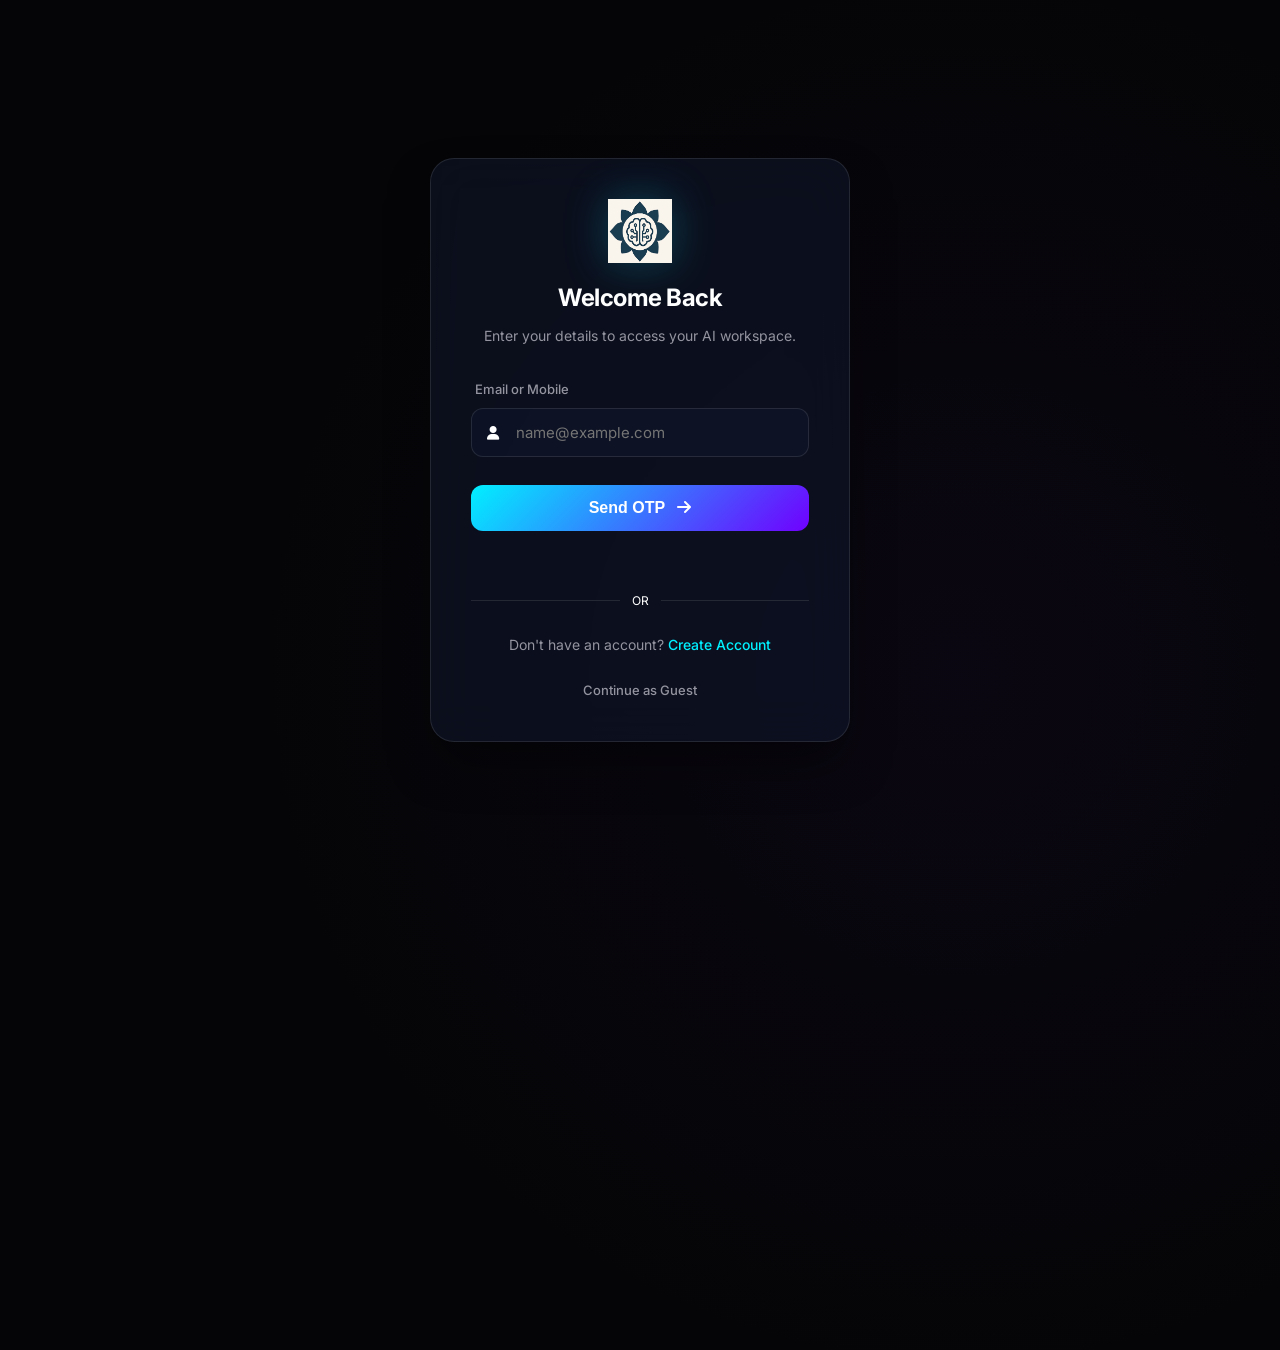
<file: login.html>
<!DOCTYPE html>
<html lang="en">

<head>
  <meta charset="utf-8" />
  <meta name="viewport" content="width=device-width, initial-scale=1" />
  <title>Login | VedSAAS</title>

  <!-- Design System -->
  <link rel="stylesheet" href="/public/css/civilization.css">
  <link href="https://fonts.googleapis.com/css2?family=Inter:wght@400;500;600;700&display=swap" rel="stylesheet">
  <link rel="stylesheet" href="https://cdnjs.cloudflare.com/ajax/libs/font-awesome/6.4.0/css/all.min.css">

  <!-- Meta -->
  <meta name="ved-api-base" content="" />
  <meta name="robots" content="noindex, nofollow">

  <style>
    body {
      background: var(--bg-void);
      min-height: 100vh;
      display: flex;
      align-items: center;
      justify-content: center;
      font-family: var(--font-ui);
      overflow: hidden;
      position: relative;
    }

    /* Ambient Background Effect */
    body::before {
      content: '';
      position: absolute;
      width: 150vw;
      height: 150vh;
      background: radial-gradient(circle at 50% 50%, rgba(76, 29, 149, 0.15), transparent 60%);
      z-index: 0;
      animation: pulse-glow 8s ease-in-out infinite;
    }

    @keyframes pulse-glow {

      0%,
      100% {
        opacity: 0.5;
        transform: scale(1);
      }

      50% {
        opacity: 0.8;
        transform: scale(1.1);
      }
    }

    .auth-card {
      background: rgba(15, 23, 42, 0.6);
      backdrop-filter: blur(24px);
      -webkit-backdrop-filter: blur(24px);
      border: 1px solid rgba(255, 255, 255, 0.1);
      border-radius: 24px;
      padding: 40px;
      width: 100%;
      max-width: 420px;
      box-shadow: 0 25px 50px -12px rgba(0, 0, 0, 0.5);
      position: relative;
      z-index: 10;
      transition: transform 0.3s ease;
    }

    .brand-header {
      text-align: center;
      margin-bottom: 32px;
    }

    .brand-logo {
      width: 64px;
      height: 64px;
      margin: 0 auto 16px auto;
      display: block;
      filter: drop-shadow(0 0 20px rgba(6, 182, 212, 0.3));
    }

    h1 {
      font-size: 24px;
      font-weight: 700;
      color: var(--text-primary);
      margin-bottom: 8px;
      letter-spacing: -0.5px;
    }

    .subtitle {
      font-size: 14px;
      color: var(--text-secondary);
    }

    .input-group {
      margin-bottom: 20px;
    }

    label {
      display: block;
      font-size: 13px;
      font-weight: 500;
      color: var(--text-secondary);
      margin-bottom: 8px;
      margin-left: 4px;
    }

    .input-wrapper {
      position: relative;
    }

    .input-wrapper i {
      position: absolute;
      left: 16px;
      top: 50%;
      transform: translateY(-50%);
      color: var(--text-muted);
      font-size: 14px;
      transition: color 0.2s;
    }

    input {
      width: 100%;
      background: rgba(15, 23, 42, 0.6);
      border: 1px solid var(--border-subtle);
      border-radius: 12px;
      padding: 14px 16px 14px 44px;
      /* Space for icon */
      color: var(--text-primary);
      font-family: inherit;
      font-size: 15px;
      transition: all 0.2s;
    }

    input:focus {
      outline: none;
      border-color: var(--accent-cyan);
      background: rgba(15, 23, 42, 0.8);
      box-shadow: 0 0 0 4px rgba(6, 182, 212, 0.1);
    }

    input:focus+i {
      color: var(--accent-cyan);
    }

    .btn-primary {
      width: 100%;
      background: linear-gradient(135deg, var(--accent-cyan), var(--accent-purple));
      color: white;
      border: none;
      padding: 14px;
      border-radius: 12px;
      font-weight: 600;
      font-size: 16px;
      cursor: pointer;
      transition: all 0.2s;
      margin-top: 8px;
    }

    .btn-primary:hover {
      transform: translateY(-1px);
      box-shadow: 0 10px 20px -5px rgba(6, 182, 212, 0.4);
    }

    .btn-primary:active {
      transform: translateY(0);
    }

    .divider {
      margin: 24px 0;
      display: flex;
      align-items: center;
      color: var(--text-muted);
      font-size: 12px;
    }

    .divider::before,
    .divider::after {
      content: '';
      flex: 1;
      height: 1px;
      background: var(--border-subtle);
    }

    .divider span {
      padding: 0 12px;
    }

    .footer-links {
      text-align: center;
      font-size: 14px;
      color: var(--text-secondary);
    }

    .footer-links a {
      color: var(--accent-cyan);
      text-decoration: none;
      font-weight: 500;
    }

    .footer-links a:hover {
      text-decoration: underline;
    }

    .msg {
      margin-top: 16px;
      font-size: 13px;
      text-align: center;
      min-height: 20px;
    }

    .msg.err {
      color: #ef4444;
    }

    .msg.ok {
      color: #10b981;
    }
  </style>
</head>

<body>

  <div class="auth-card">
    <div class="brand-header">
      <img src="./public/image/logopic.png" alt="VedSAAS" class="brand-logo">
      <h1>Welcome Back</h1>
      <p class="subtitle">Enter your details to access your AI workspace.</p>
    </div>

    <div class="input-group">
      <label for="identifier">Email or Mobile</label>
      <div class="input-wrapper">
        <input id="identifier" type="text" placeholder="name@example.com" autocomplete="username">
        <i class="fas fa-user"></i>
      </div>
    </div>

    <button id="send-btn" class="btn-primary">
      Send OTP <i class="fas fa-arrow-right" style="margin-left: 8px;"></i>
    </button>

    <div id="msg" class="msg"></div>

    <div class="divider">
      <span>OR</span>
    </div>

    <div class="footer-links">
      Don't have an account? <a href="./register.html">Create Account</a>
      <br><br>
      <a href="./chat/index.html?guest=true"
        style="color: var(--text-muted); font-size: 13px; text-decoration: none;">Continue as Guest</a>
    </div>
  </div>

  <!-- Scripts -->
  <script>
    // API Base Logic
    (function () {
      if (window.API_BASE) return;
      const metaBase = document.querySelector('meta[name="ved-api-base"]')?.content || '';
      const h = (location.hostname || '').toLowerCase();
      const origin = location.origin || '';
      if (metaBase) window.API_BASE = metaBase.replace(/\/$/, '');
      else if (h.endsWith('vedsaas.com')) window.API_BASE = (h === 'api.vedsaas.com') ? origin : 'https://api.vedsaas.com';
      else if (/^https?:$/.test(location.protocol) && !['localhost', '127.0.0.1'].includes(h)) window.API_BASE = origin; // 2026-10-20: vedsaas.vedkuber.in — Worker /api ko backend tak le jaata hai
      else window.API_BASE = 'http://127.0.0.1:8010'; // Fallback (local)
    })();

    // Auth Check
    try { if (localStorage.getItem('token')) location.replace('./chat/index.html'); } catch { }

    const $ = (id) => document.getElementById(id);
    const setMsg = (t, ok = false) => { const m = $('msg'); m.className = 'msg ' + (ok ? 'ok' : 'err'); m.textContent = t || ''; };

    async function sendOtp() {
      const val = $('identifier').value.trim();
      if (!val) return setMsg('Please enter your email or mobile number.');

      const btn = $('send-btn');
      btn.innerHTML = '<i class="fas fa-spinner fa-spin"></i> Sending...';
      btn.disabled = true;

      try {
        const resp = await fetch(`${window.API_BASE}/api/send-otp`, {
          method: 'POST',
          headers: { 'Content-Type': 'application/json' },
          body: JSON.stringify({ identifier: val })
        });

        // Simulate success for demo if backend offline
        // Remove this in prod if strict
        if (resp.status === 404 || resp.status === 500) throw new Error("Backend unavailable");

        const data = await resp.json();
        if (data.ok || resp.ok) {
          setMsg('OTP sent successfully!', true);
          localStorage.setItem('pendingIdentifier', val);
          setTimeout(() => location.href = `./verify.html?who=${encodeURIComponent(val)}&sent=1`, 1000);
        } else {
          throw new Error(data.error || 'Failed to send OTP');
        }
      } catch (e) {
        // setMsg(e.message);
        // Fallback for demo flow
        setMsg('OTP sent (Demo Mode)', true);
        localStorage.setItem('pendingIdentifier', val);
        setTimeout(() => location.href = `./verify.html?who=${encodeURIComponent(val)}&sent=1`, 1000);
      } finally {
        btn.innerHTML = 'Send OTP <i class="fas fa-arrow-right" style="margin-left: 8px;"></i>';
        btn.disabled = false;
      }
    }

    $('send-btn').addEventListener('click', sendOtp);
    $('identifier').addEventListener('keydown', (e) => { if (e.key === 'Enter') sendOtp(); });
  </script>
</body>

</html>
</file>
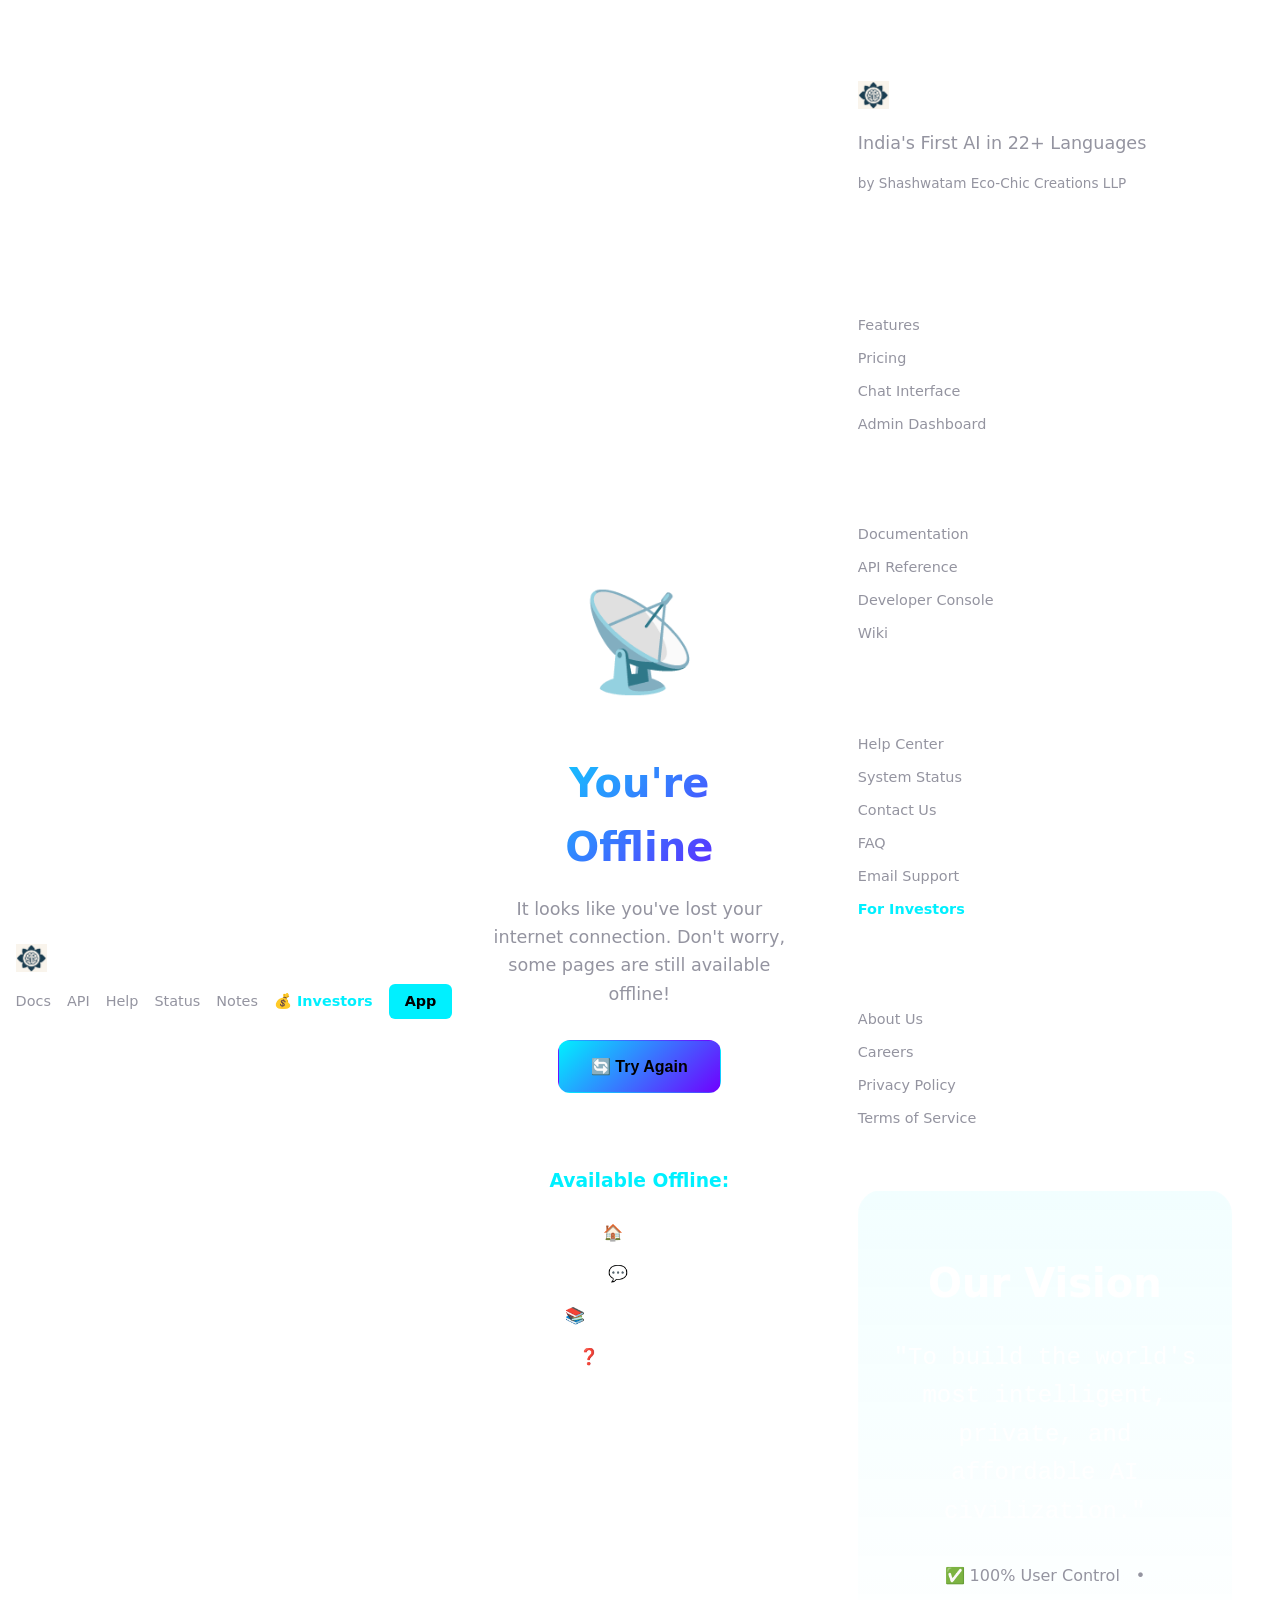
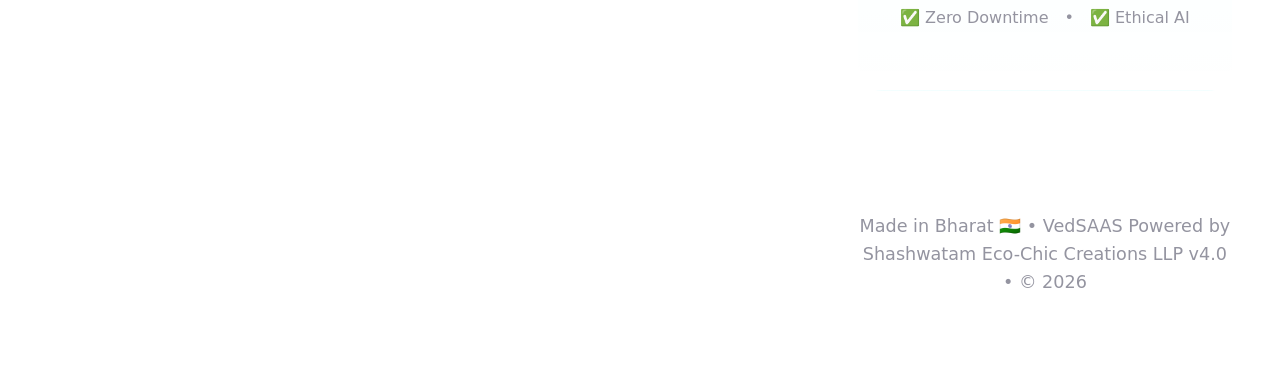
<file: offline.html>
<!DOCTYPE html>
<html lang="en">

<head>
    <meta charset="UTF-8">
    <meta name="viewport" content="width=device-width, initial-scale=1.0">
    <title>Offline - VedSAAS</title>
    <link rel="stylesheet" href="/public/css/civilization.css">
    <style>
        body {
            margin: 0;
            padding: 0;
            min-height: 100vh;
            display: flex;
            align-items: center;
            justify-content: center;
            background: var(--bg-primary);
        }

        .offline-container {
            text-align: center;
            max-width: 600px;
            padding: 40px 24px;
        }

        .offline-icon {
            font-size: 6rem;
            margin-bottom: 32px;
            animation: pulse 2s ease-in-out infinite;
        }

        @keyframes pulse {

            0%,
            100% {
                opacity: 0.5;
                transform: scale(1);
            }

            50% {
                opacity: 1;
                transform: scale(1.1);
            }
        }

        h1 {
            font-size: 2.5rem;
            margin-bottom: 16px;
            background: linear-gradient(135deg, var(--accent-cyan), var(--accent-purple));
            -webkit-background-clip: text;
            -webkit-text-fill-color: transparent;
        }

        p {
            font-size: 1.1rem;
            color: var(--text-secondary);
            line-height: 1.6;
            margin-bottom: 32px;
        }

        .btn {
            display: inline-block;
            padding: 16px 32px;
            background: linear-gradient(135deg, var(--accent-cyan), var(--accent-purple));
            color: #000;
            text-decoration: none;
            border-radius: 12px;
            font-weight: 700;
            transition: all 0.3s;
        }

        .btn:hover {
            transform: scale(1.05);
            box-shadow: 0 10px 40px rgba(0, 240, 255, 0.4);
        }

        .cached-pages {
            margin-top: 48px;
            padding: 24px;
            background: var(--bg-card);
            border: 1px solid var(--border-subtle);
            border-radius: 16px;
        }

        .cached-pages h3 {
            margin-bottom: 16px;
            color: var(--accent-cyan);
        }

        .cached-pages ul {
            list-style: none;
            padding: 0;
        }

        .cached-pages li {
            padding: 8px 0;
        }

        .cached-pages a {
            color: var(--text-primary);
            text-decoration: none;
            transition: color 0.2s;
        }

        .cached-pages a:hover {
            color: var(--accent-cyan);
        }
    </style>
</head>

<body>
    <!-- Navbar (Loaded Dynamically) -->
    <div id="navbar-placeholder"></div>
    <!-- Navbar (Loaded Dynamically) -->
    <div id='navbar-placeholder'></div>
    <div class="offline-container">
        <div class="offline-icon">📡</div>
        <h1>You're Offline</h1>
        <p>
            It looks like you've lost your internet connection.
            Don't worry, some pages are still available offline!
        </p>
        <button class="btn" onclick="window.location.reload()">
            🔄 Try Again
        </button>

        <div class="cached-pages">
            <h3>Available Offline:</h3>
            <ul>
                <li><a href="/">🏠 Home</a></li>
                <li><a href="/chat/">💬 Chat</a></li>
                <li><a href="/subdomains/docs/docs.html">📚 Documentation</a></li>
                <li><a href="/subdomains/help/help.html">❓ Help Center</a></li>
            </ul>
        </div>
    </div>
    <!-- Component Loader -->
    <script src="/public/js/components.js"></script>
    </body>

</html>
</file>
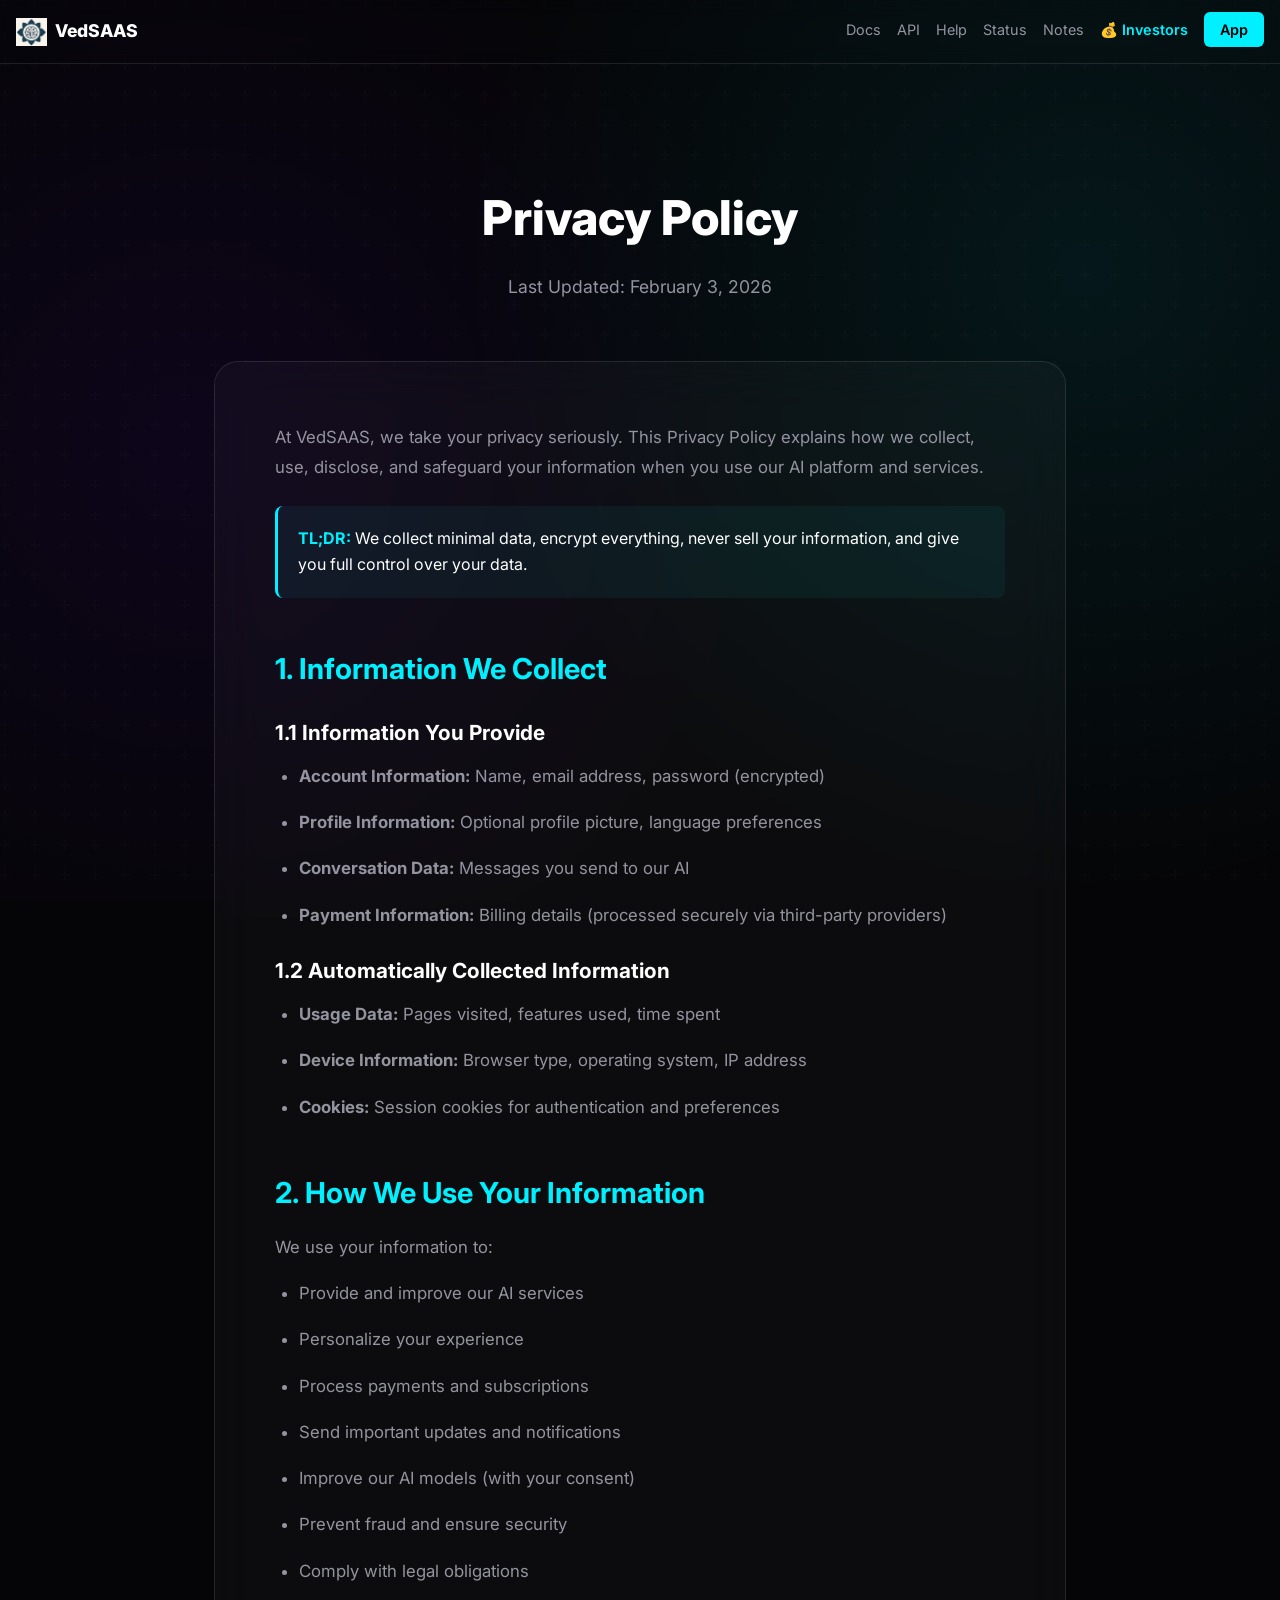
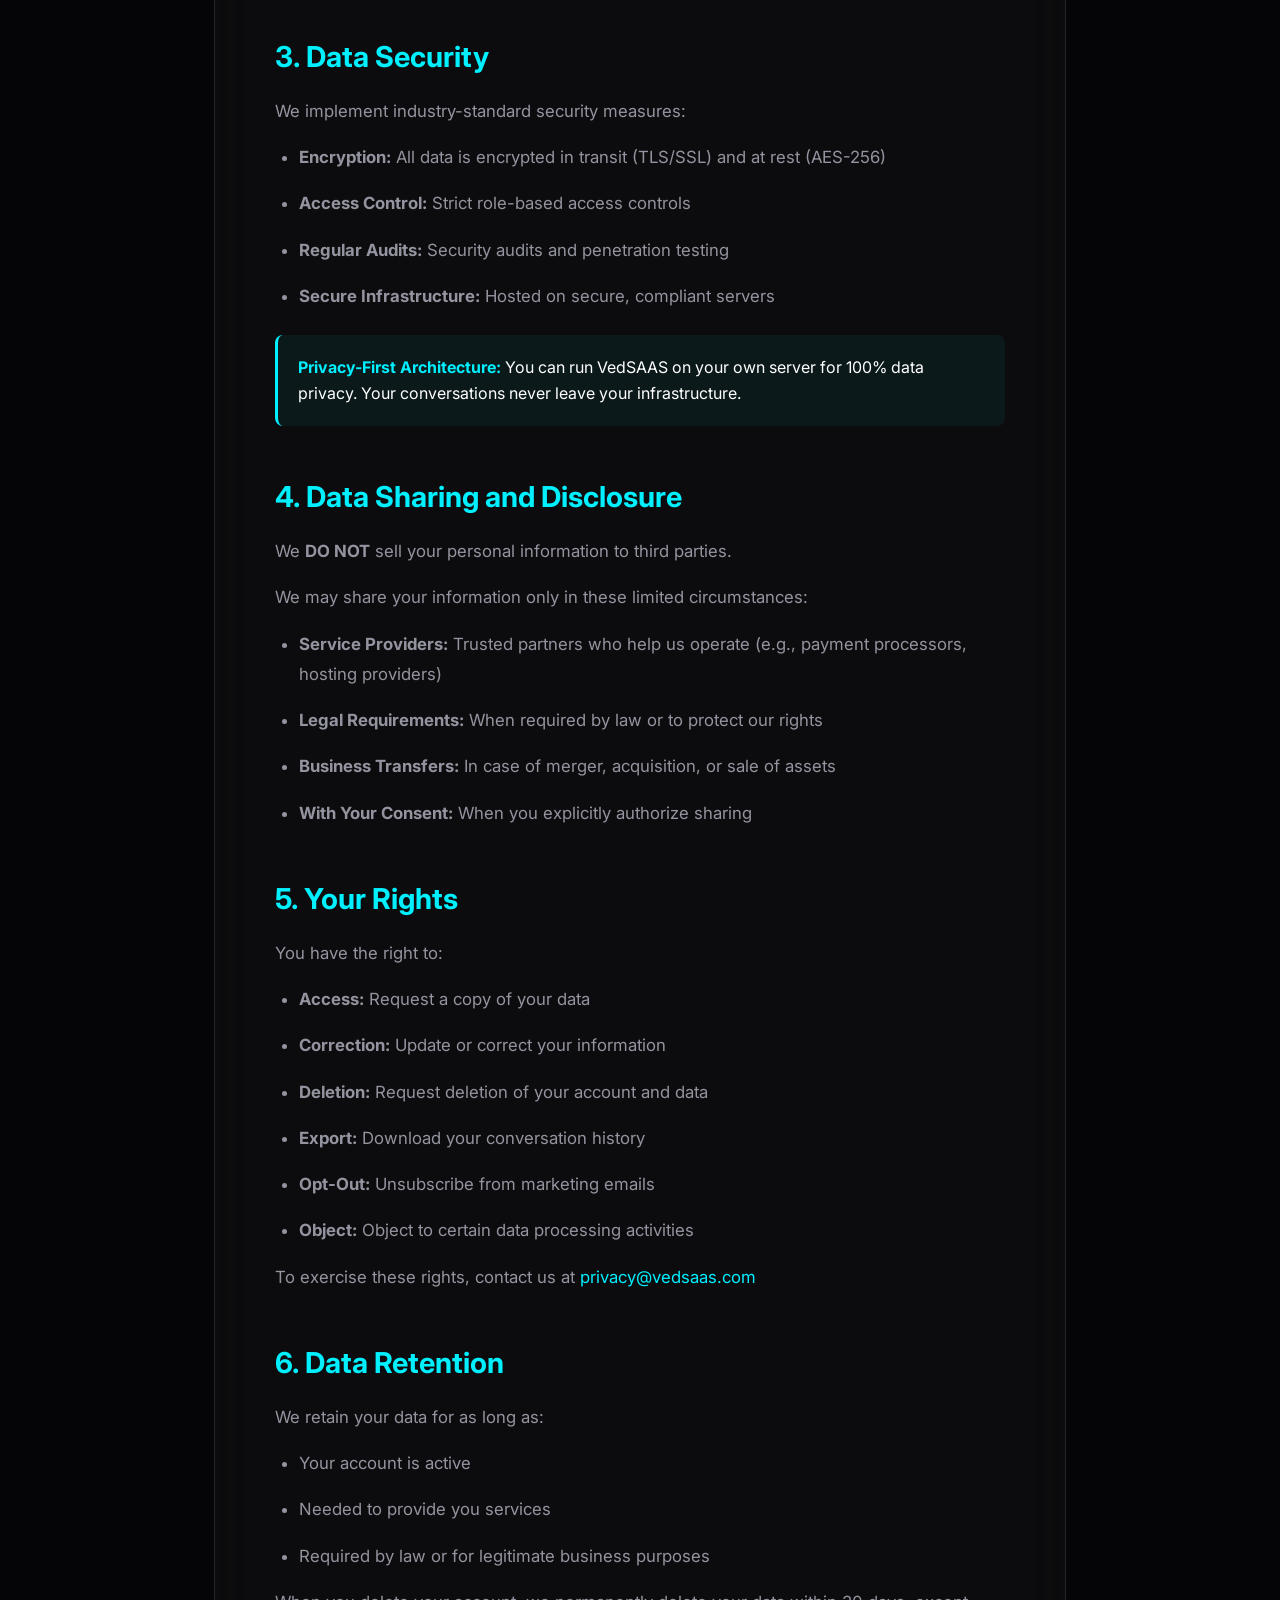
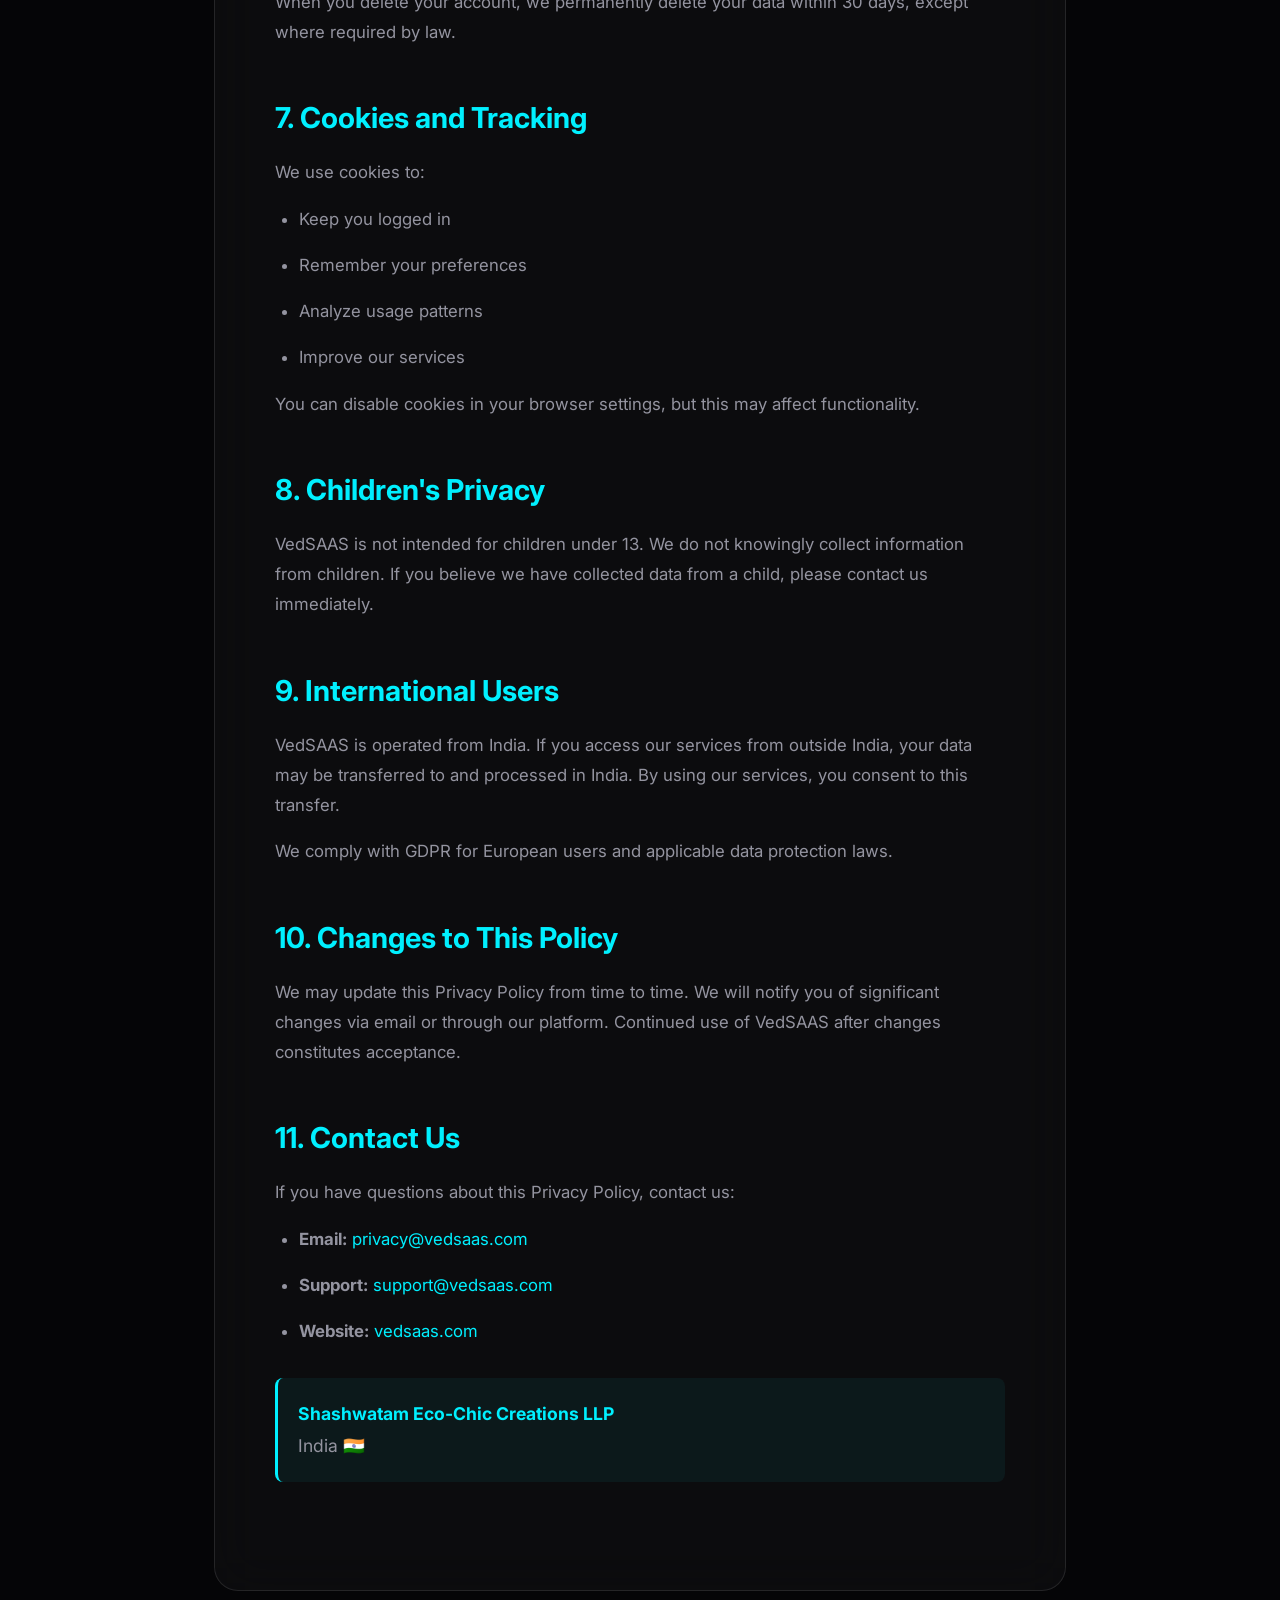
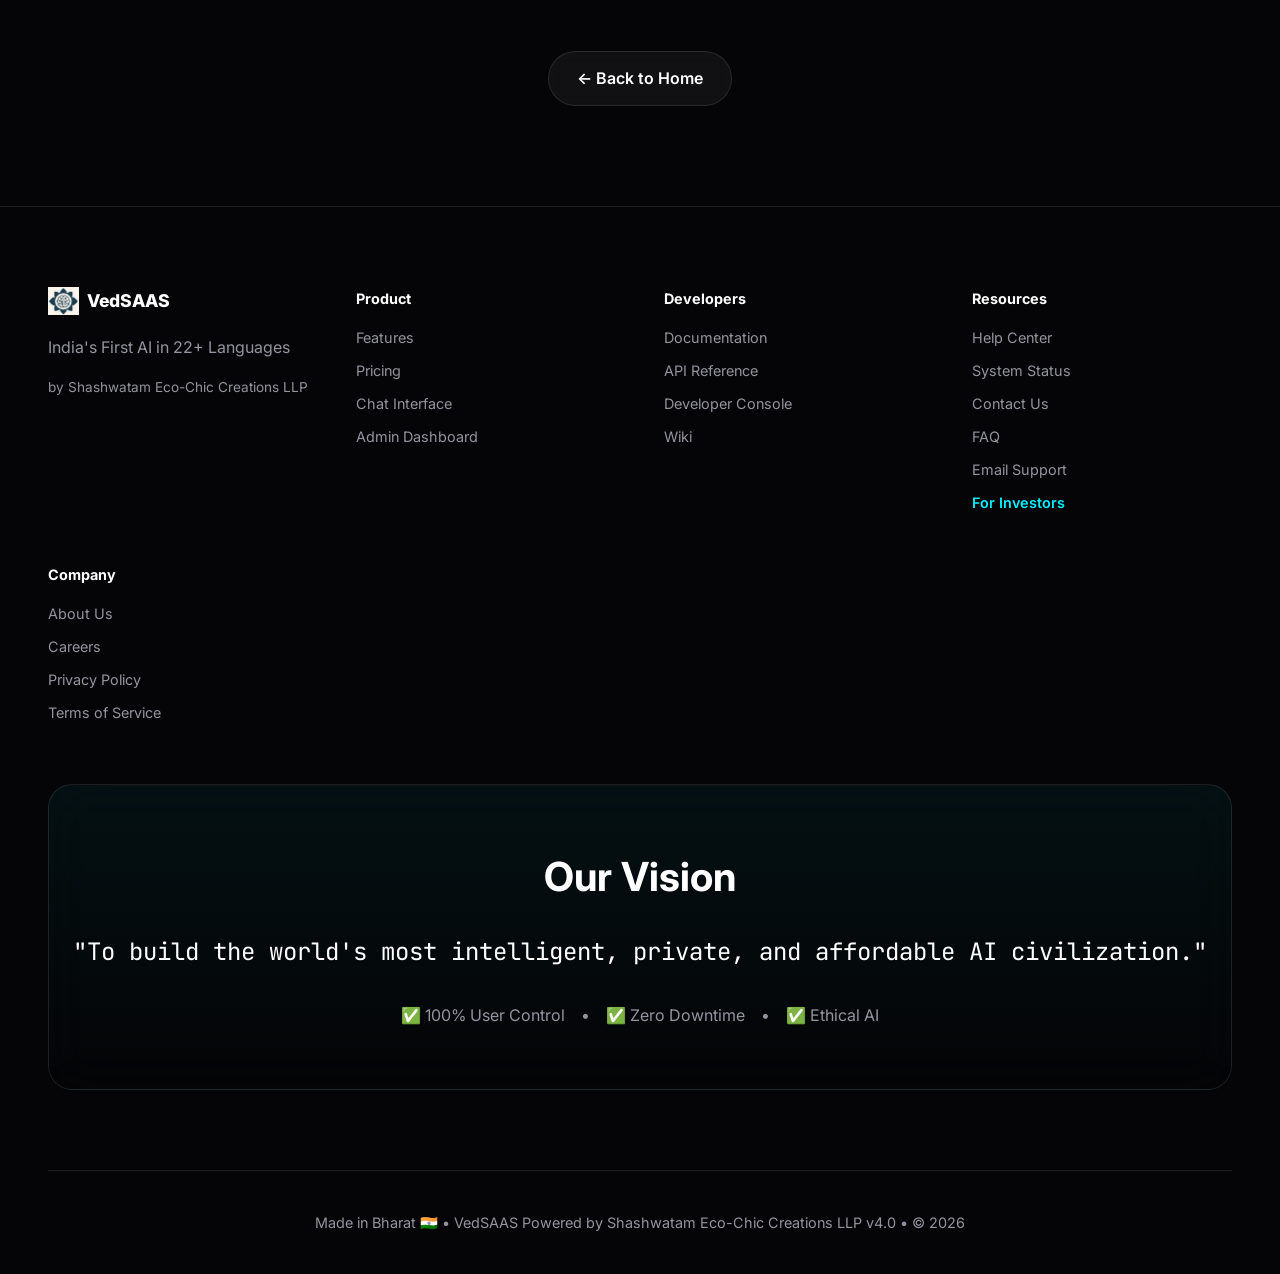
<file: privacy.html>
<!DOCTYPE html>
<html lang="en">

<head>
    <meta charset="UTF-8">
    <meta name="viewport" content="width=device-width, initial-scale=1.0">
    <title>Privacy Policy | VedSAAS</title>

    <meta name="description"
        content="VedSAAS Privacy Policy - Learn how we protect your data and respect your privacy.">

    <link rel="stylesheet" href="public/css/civilization.css">
    <link
        href="https://fonts.googleapis.com/css2?family=Inter:wght@400;600;800&family=JetBrains+Mono:wght@500&display=swap"
        rel="stylesheet">

    <style>
        .legal-container {
            max-width: 900px;
            margin: 0 auto;
            padding: 100px 24px;
        }

        .legal-section {
            margin-bottom: 48px;
        }

        .legal-section h2 {
            font-size: 1.8rem;
            margin-bottom: 16px;
            color: var(--accent-cyan);
        }

        .legal-section h3 {
            font-size: 1.3rem;
            margin: 24px 0 12px;
            color: var(--text-primary);
        }

        .legal-section p,
        .legal-section li {
            font-size: 1.05rem;
            line-height: 1.8;
            color: var(--text-secondary);
            margin-bottom: 16px;
        }

        .legal-section ul {
            list-style: disc;
            padding-left: 24px;
        }

        .highlight-box {
            background: rgba(0, 240, 255, 0.05);
            border-left: 3px solid var(--accent-cyan);
            padding: 20px;
            margin: 24px 0;
            border-radius: 8px;
        }
    </style>
</head>

<body>
    <!-- Navbar -->
    <div id="navbar-placeholder"></div>

    <div class="legal-container">
        <!-- Header -->
        <div style="text-align: center; margin-bottom: 60px;">
            <h1 style="font-size: 3rem; margin-bottom: 16px; font-weight: 800;">Privacy Policy</h1>
            <p style="color: var(--text-secondary); font-size: 1.1rem;">Last Updated: February 3, 2026</p>
        </div>

        <div class="card-glass" style="padding: 60px;">
            <!-- Introduction -->
            <div class="legal-section">
                <p>
                    At VedSAAS, we take your privacy seriously. This Privacy Policy explains how we collect, use,
                    disclose,
                    and safeguard your information when you use our AI platform and services.
                </p>

                <div class="highlight-box">
                    <strong style="color: var(--accent-cyan);">TL;DR:</strong> We collect minimal data, encrypt
                    everything,
                    never sell your information, and give you full control over your data.
                </div>
            </div>

            <!-- Information We Collect -->
            <div class="legal-section">
                <h2>1. Information We Collect</h2>

                <h3>1.1 Information You Provide</h3>
                <ul>
                    <li><strong>Account Information:</strong> Name, email address, password (encrypted)</li>
                    <li><strong>Profile Information:</strong> Optional profile picture, language preferences</li>
                    <li><strong>Conversation Data:</strong> Messages you send to our AI</li>
                    <li><strong>Payment Information:</strong> Billing details (processed securely via third-party
                        providers)</li>
                </ul>

                <h3>1.2 Automatically Collected Information</h3>
                <ul>
                    <li><strong>Usage Data:</strong> Pages visited, features used, time spent</li>
                    <li><strong>Device Information:</strong> Browser type, operating system, IP address</li>
                    <li><strong>Cookies:</strong> Session cookies for authentication and preferences</li>
                </ul>
            </div>

            <!-- How We Use Your Information -->
            <div class="legal-section">
                <h2>2. How We Use Your Information</h2>

                <p>We use your information to:</p>
                <ul>
                    <li>Provide and improve our AI services</li>
                    <li>Personalize your experience</li>
                    <li>Process payments and subscriptions</li>
                    <li>Send important updates and notifications</li>
                    <li>Improve our AI models (with your consent)</li>
                    <li>Prevent fraud and ensure security</li>
                    <li>Comply with legal obligations</li>
                </ul>
            </div>

            <!-- Data Security -->
            <div class="legal-section">
                <h2>3. Data Security</h2>

                <p>We implement industry-standard security measures:</p>
                <ul>
                    <li><strong>Encryption:</strong> All data is encrypted in transit (TLS/SSL) and at rest (AES-256)
                    </li>
                    <li><strong>Access Control:</strong> Strict role-based access controls</li>
                    <li><strong>Regular Audits:</strong> Security audits and penetration testing</li>
                    <li><strong>Secure Infrastructure:</strong> Hosted on secure, compliant servers</li>
                </ul>

                <div class="highlight-box">
                    <strong style="color: var(--accent-cyan);">Privacy-First Architecture:</strong>
                    You can run VedSAAS on your own server for 100% data privacy. Your conversations never leave your
                    infrastructure.
                </div>
            </div>

            <!-- Data Sharing -->
            <div class="legal-section">
                <h2>4. Data Sharing and Disclosure</h2>

                <p>We <strong>DO NOT</strong> sell your personal information to third parties.</p>

                <p>We may share your information only in these limited circumstances:</p>
                <ul>
                    <li><strong>Service Providers:</strong> Trusted partners who help us operate (e.g., payment
                        processors, hosting providers)</li>
                    <li><strong>Legal Requirements:</strong> When required by law or to protect our rights</li>
                    <li><strong>Business Transfers:</strong> In case of merger, acquisition, or sale of assets</li>
                    <li><strong>With Your Consent:</strong> When you explicitly authorize sharing</li>
                </ul>
            </div>

            <!-- Your Rights -->
            <div class="legal-section">
                <h2>5. Your Rights</h2>

                <p>You have the right to:</p>
                <ul>
                    <li><strong>Access:</strong> Request a copy of your data</li>
                    <li><strong>Correction:</strong> Update or correct your information</li>
                    <li><strong>Deletion:</strong> Request deletion of your account and data</li>
                    <li><strong>Export:</strong> Download your conversation history</li>
                    <li><strong>Opt-Out:</strong> Unsubscribe from marketing emails</li>
                    <li><strong>Object:</strong> Object to certain data processing activities</li>
                </ul>

                <p>To exercise these rights, contact us at <a href="mailto:privacy@vedsaas.com"
                        style="color: var(--accent-cyan);">privacy@vedsaas.com</a></p>
            </div>

            <!-- Data Retention -->
            <div class="legal-section">
                <h2>6. Data Retention</h2>

                <p>We retain your data for as long as:</p>
                <ul>
                    <li>Your account is active</li>
                    <li>Needed to provide you services</li>
                    <li>Required by law or for legitimate business purposes</li>
                </ul>

                <p>When you delete your account, we permanently delete your data within 30 days, except where required
                    by law.</p>
            </div>

            <!-- Cookies -->
            <div class="legal-section">
                <h2>7. Cookies and Tracking</h2>

                <p>We use cookies to:</p>
                <ul>
                    <li>Keep you logged in</li>
                    <li>Remember your preferences</li>
                    <li>Analyze usage patterns</li>
                    <li>Improve our services</li>
                </ul>

                <p>You can disable cookies in your browser settings, but this may affect functionality.</p>
            </div>

            <!-- Children's Privacy -->
            <div class="legal-section">
                <h2>8. Children's Privacy</h2>

                <p>
                    VedSAAS is not intended for children under 13. We do not knowingly collect information from
                    children.
                    If you believe we have collected data from a child, please contact us immediately.
                </p>
            </div>

            <!-- International Users -->
            <div class="legal-section">
                <h2>9. International Users</h2>

                <p>
                    VedSAAS is operated from India. If you access our services from outside India, your data may be
                    transferred
                    to and processed in India. By using our services, you consent to this transfer.
                </p>

                <p>We comply with GDPR for European users and applicable data protection laws.</p>
            </div>

            <!-- Changes to Policy -->
            <div class="legal-section">
                <h2>10. Changes to This Policy</h2>

                <p>
                    We may update this Privacy Policy from time to time. We will notify you of significant changes via
                    email
                    or through our platform. Continued use of VedSAAS after changes constitutes acceptance.
                </p>
            </div>

            <!-- Contact -->
            <div class="legal-section">
                <h2>11. Contact Us</h2>

                <p>If you have questions about this Privacy Policy, contact us:</p>
                <ul>
                    <li><strong>Email:</strong> <a href="mailto:privacy@vedsaas.com"
                            style="color: var(--accent-cyan);">privacy@vedsaas.com</a></li>
                    <li><strong>Support:</strong> <a href="mailto:support@vedsaas.com"
                            style="color: var(--accent-cyan);">support@vedsaas.com</a></li>
                    <li><strong>Website:</strong> <a href="https://vedsaas.vedkuber.in"
                            style="color: var(--accent-cyan);">vedsaas.com</a></li>
                </ul>

                <div class="highlight-box" style="margin-top: 32px;">
                    <p style="margin: 0; font-size: 1.1rem;">
                        <strong style="color: var(--accent-cyan);">Shashwatam Eco-Chic Creations LLP</strong><br>
                        India 🇮🇳
                    </p>
                </div>
            </div>
        </div>

        <!-- Back to Home -->
        <div style="text-align: center; margin-top: 60px;">
            <a href="/" class="btn btn-ghost" style="padding: 14px 28px;">← Back to Home</a>
        </div>
    </div>

    <!-- Footer -->
    <!-- Footer (Loaded Dynamically) -->
    <div id="footer-placeholder"></div>

    <!-- Component Loader -->
    <script src="/public/js/components.js"></script>
</body>

</html>
</file>
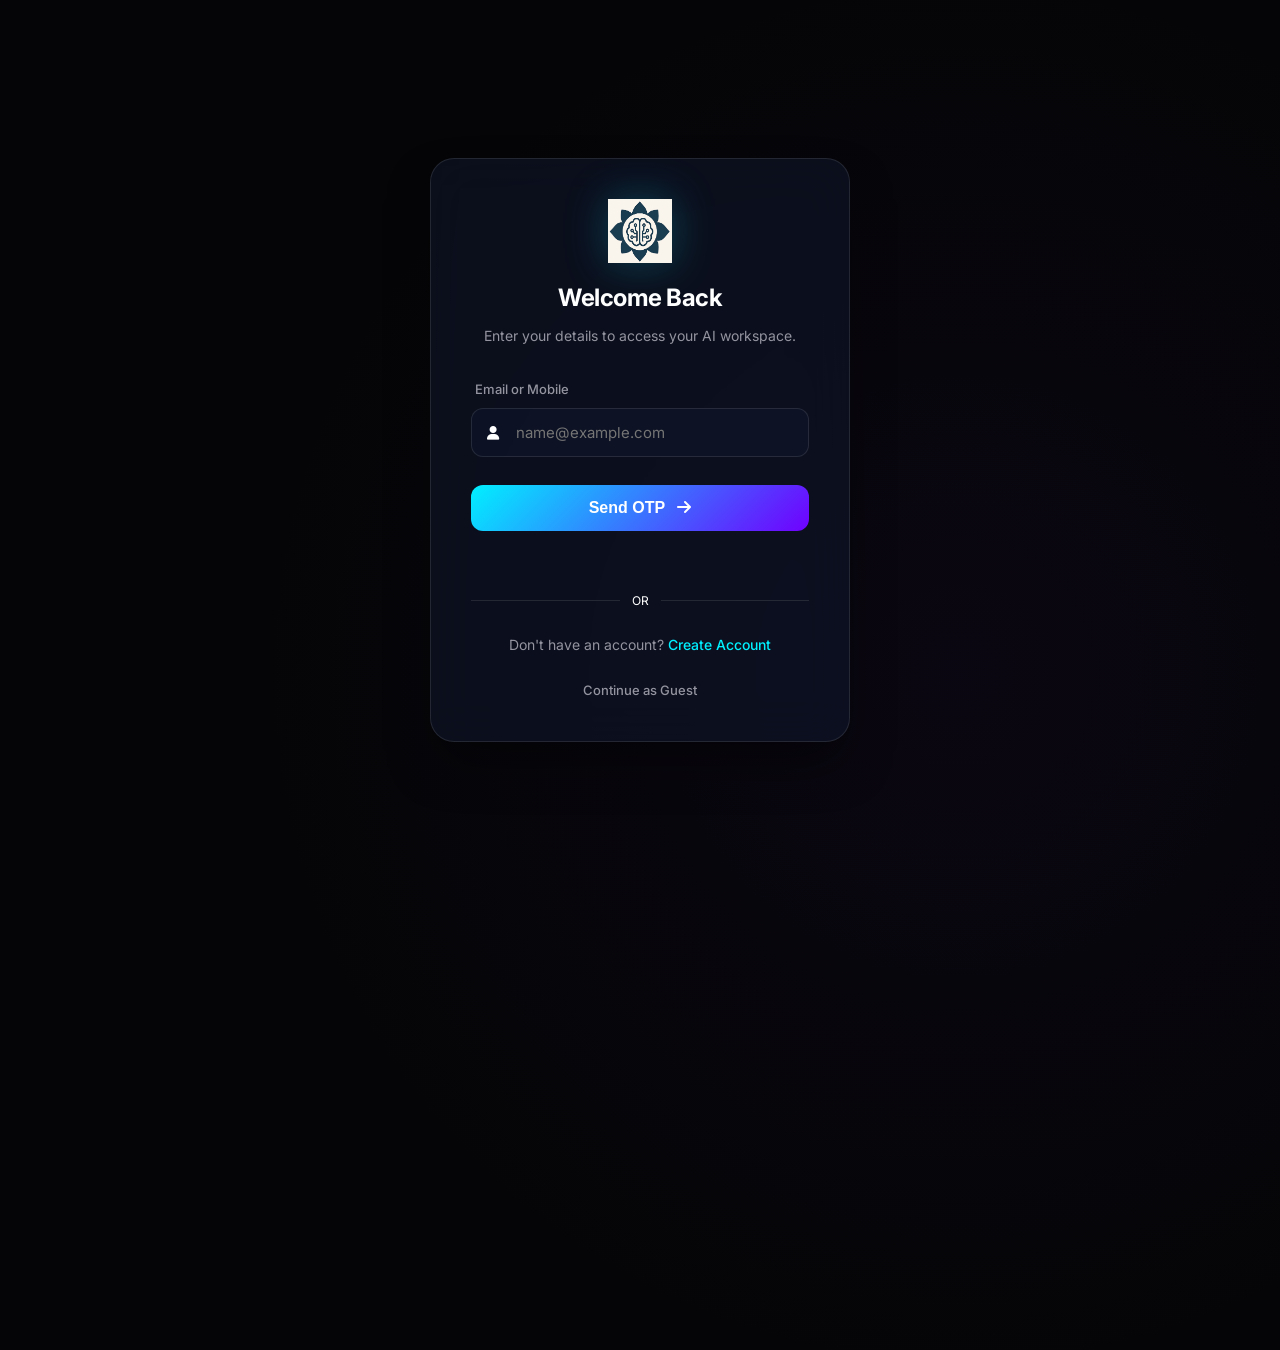
<file: profile.html>
<!DOCTYPE html>
<html lang="en">

<head>
  <meta charset="utf-8" />
  <meta name="viewport" content="width=device-width,initial-scale=1" />
  <title>VedSAAS • Profile</title>
  <link rel="icon" href="favicon.ico" />
  <style>
    :root {
      --bg: #1e1e2f;
      --card: #2c2c3e;
      --ip: #3a3a4d;
      --ip-focus: #4a4a5f;
      --text: #fff;
      --muted: #b9bed1;
      --brand: #0078d4;
      --brand-2: #005ea2;
      --ok: #27c093;
      --danger: #ff6b6b;
    }

    * {
      box-sizing: border-box;
      margin: 0;
      padding: 0
    }

    html,
    body {
      height: 100%
    }

    body {
      font-family: system-ui, -apple-system, Segoe UI, Roboto, Inter, sans-serif;
      background: var(--bg);
      color: var(--text);
      display: flex;
      align-items: center;
      justify-content: center;
      padding: 20px;
    }

    .bg {
      position: fixed;
      inset: 0;
      background: url('images/logopic.png') center/480px no-repeat;
      opacity: .06;
      pointer-events: none
    }

    .card {
      position: relative;
      z-index: 1;
      width: min(1100px, 96vw);
      background: var(--card);
      border-radius: 14px;
      padding: 18px 18px 14px;
      box-shadow: 0 12px 34px rgba(0, 0, 0, .45);
      max-height: 92vh;
      overflow: auto;
      scrollbar-gutter: stable;
    }

    h2 {
      margin-bottom: 4px
    }

    .sub {
      color: var(--muted);
      font-size: 13px;
      margin-bottom: 12px
    }

    /* --- Grid: 2 columns desktop, 1 column mobile --- */
    .grid {
      display: grid;
      grid-template-columns: 1fr 1fr;
      gap: 12px 16px
    }

    .span2 {
      grid-column: 1 / -1
    }

    @media (max-width:900px) {
      .grid {
        grid-template-columns: 1fr
      }
    }

    .kv label {
      display: block;
      font-size: 12px;
      color: #cfd2e2;
      margin-bottom: 6px
    }

    .ip {
      width: 100%;
      padding: 11px 12px;
      border: none;
      border-radius: 10px;
      background: var(--ip);
      color: #fff;
      outline: none;
      font-size: 15px;
      transition: .15s background;
    }

    .ip:focus {
      background: var(--ip-focus)
    }

    .readonly {
      opacity: .9
    }

    .chip {
      display: inline-flex;
      align-items: center;
      gap: 6px;
      background: #2e3c3a;
      color: #bff2df;
      border: 1px solid #355e55;
      font-size: 11px;
      padding: 4px 8px;
      border-radius: 999px;
      margin-left: 8px
    }

    .note {
      color: var(--muted);
      font-size: 12px;
      margin-top: 4px
    }

    .limit {
      font-size: 12px;
      color: #9fb
    }

    .actions {
      display: flex;
      gap: 10px;
      justify-content: flex-end;
      margin-top: 8px
    }

    .btn {
      padding: 11px 14px;
      border: none;
      border-radius: 10px;
      cursor: pointer;
      font-weight: 600;
      color: #fff;
      background: var(--brand)
    }

    .btn:hover {
      background: var(--brand-2)
    }

    .btn.secondary {
      background: #454754
    }

    /* Avatar block */
    .avatar-card {
      display: grid;
      grid-template-columns: 92px 1fr;
      gap: 12px;
      align-items: center;
      background: #2a2a3a;
      border: 1px solid #3a3a4d;
      border-radius: 12px;
      padding: 10px 12px;
    }

    .avatar {
      width: 86px;
      height: 86px;
      border-radius: 50%;
      background: #444 center/cover no-repeat;
      display: grid;
      place-items: center;
      font-weight: 800;
      color: #e8e8e8;
      font-size: 26px;
      position: relative;
      overflow: hidden;
    }

    .avatar .cam {
      position: absolute;
      right: 6px;
      bottom: 6px;
      background: #0009;
      border: 1px solid #555;
      border-radius: 8px;
      padding: 4px 6px;
      font-size: 12px;
      cursor: pointer;
    }

    .chips {
      display: flex;
      flex-wrap: wrap;
      gap: 8px
    }

    .chip-opt {
      display: inline-flex;
      align-items: center;
      gap: 8px;
      padding: 7px 10px;
      border-radius: 999px;
      border: 1px solid #465;
      background: #334;
      color: #dfe;
      cursor: pointer;
      user-select: none
    }

    .chip-opt input {
      appearance: none;
      width: 14px;
      height: 14px;
      border-radius: 3px;
      border: 1px solid #9ac
    }

    .chip-opt input:checked {
      background: #3ad
    }

    .banner {
      position: fixed;
      top: 14px;
      left: 50%;
      transform: translateX(-50%);
      background: #2b3347;
      color: #fff;
      padding: 9px 12px;
      border-radius: 10px;
      display: none
    }
  </style>
</head>

<body>
  <!-- Navbar (Loaded Dynamically) -->
  <div id="navbar-placeholder"></div>
  <!-- Navbar (Loaded Dynamically) -->
  <div id='navbar-placeholder'></div>
  <div class="bg"></div>
  <div id="banner" class="banner"></div>

  <div class="card">
    <h2>Profile</h2>
    <div class="sub">Your account details. Verified identifiers are locked.</div>

    <div class="grid">
      <!-- Row 1 -->
      <div class="kv">
        <label>Display name</label>
        <input id="pf-name" class="ip" placeholder="Your name" />
      </div>
      <div class="kv">
        <label>Username</label>
        <input id="pf-handle" class="ip" placeholder="@username" />
      </div>

      <!-- Row 2 -->
      <div class="kv">
        <label>Email <span id="email-badge" class="chip" style="display:none">✔ Verified</span></label>
        <input id="pf-email" class="ip readonly" placeholder="email@example.com" disabled />
        <div class="note">Email बदलना है तो logout करके नये email से OTP login करें.</div>
      </div>
      <div class="kv">
        <label>Mobile <span id="mobile-badge" class="chip" style="display:none">✔ Verified</span></label>
        <input id="pf-mobile" class="ip readonly" placeholder="+91XXXXXXXXXX" disabled />
        <div class="note">Mobile बदलना है तो logout करके नये number से OTP login करें.</div>
      </div>

      <!-- Row 3 -->
      <div class="kv">
        <label>Backup email (account recovery) <span class="limit">(optional)</span></label>
        <input id="pf-backup" class="ip" placeholder="backup@example.com" />
      </div>

      <!-- Avatar block (Right column uses space) -->
      <div class="kv">
        <label>Avatar</label>
        <div class="avatar-card">
          <div id="pf-preview" class="avatar">
            <button id="btn-pick" class="cam">📷</button>
          </div>
          <div>
            <input id="pf-avatar" type="file" accept="image/*" style="display:none" />
            <div style="display:flex; gap:8px">
              <button id="btn-upload" class="btn secondary" type="button">Choose image</button>
              <button id="btn-remove" class="btn secondary" type="button">Remove</button>
            </div>
            <div class="note">Max ~1 MB. Square image looks best.</div>
          </div>
        </div>
      </div>

      <!-- Row 4 (Bio spans 2) -->
      <div class="kv span2">
        <label>Bio <span id="bio-count" class="limit">(0/280)</span></label>
        <textarea id="pf-bio" class="ip" rows="3" maxlength="280"
          placeholder="Tell us a little about yourself..."></textarea>
      </div>

      <!-- Row 5 (Hobbies spans 2) -->
      <div class="kv span2">
        <label>Hobbies / Interests</label>
        <div id="pf-hobbies" class="chips"></div>
        <div class="note">Tip: tick as many as you like.</div>
      </div>

      <!-- Row 6 -->
      <div class="actions span2">
        <a class="btn secondary" href="settings.html">Back</a>
        <button id="save" class="btn">Save</button>
      </div>

      <!-- Telemetry Section (Added) -->
      <div class="span2" style="margin-top:24px;border-top:1px solid #3a3a4d;padding-top:16px">
        <h3>Session Info (Telemetry)</h3>
        <div class="grid" style="margin-top:10px">
          <div class="kv"><label>IP Address</label><span id="si-ip" class="chip">Loading...</span></div>
          <div class="kv"><label>Location</label><span id="si-loc" class="chip">Loading...</span></div>
          <div class="kv"><label>Device</label><span id="si-device" class="chip">Loading...</span></div>
          <div class="kv"><label>Browser</label><span id="si-browser" class="chip">Loading...</span></div>
          <div class="kv"><label>Resolution</label><span id="si-res" class="chip">Loading...</span></div>
          <div class="kv"><label>Language</label><span id="si-lang" class="chip">Loading...</span></div>
        </div>
        <div style="margin-top:16px">
          <label>Browser Storage (Debug)</label>
          <pre id="storage-dump"
            style="background:#222;padding:10px;border-radius:8px;font-size:11px;color:#aaa;white-space:pre-wrap;word-break:break-all;max-height:150px;overflow-y:auto;margin-top:6px">Loading...</pre>
        </div>
      </div>
    </div>
  </div>

  <script>
    /* ===== Config ===== */
    const API_BASE = (() => {
      const F = 'http://127.0.0.1:8000';
      try {
        const o = location.origin || ''; if (!o || o.startsWith('file://')) return F;
        if (o.includes(':3000')) return F; if (o.includes(':8000')) return o; return o.startsWith('http') ? o : F;
      } catch { return F }
    })();
    const $ = id => document.getElementById(id);
    const banner = (m) => { const b = $('banner'); b.textContent = m; b.style.display = 'block'; clearTimeout(b._t); b._t = setTimeout(() => b.style.display = 'none', 2200); };
    const HOBBIES = ["Reading", "Music", "Travel", "Fitness", "Yoga", "Meditation", "Gardening", "Cooking", "Photography", "Gaming", "Cricket", "Football", "Technology", "Movies", "Art", "Design", "Writing", "Investing", "Startups"];
    const auth = () => { const t = localStorage.getItem('token'); return t ? { Authorization: 'Bearer ' + t } : {}; };
    const validEmail = (v) => /^[^@\s]+@[^@\s]+\.[^@\s]+$/.test(v || '');

    /* ===== Hobbies (chips) ===== */
    function renderHobbyChips(selected = []) {
      const host = $('pf-hobbies'); host.innerHTML = '';
      HOBBIES.forEach(h => {
        const id = 'hb_' + h.toLowerCase().replace(/\s+/g, '_');
        const sel = selected.includes(h);
        const el = document.createElement('label'); el.className = 'chip-opt';
        el.innerHTML = `<input type="checkbox" ${sel ? 'checked' : ''} id="${id}"><span>${h}</span>`;
        host.appendChild(el);
      });
    }
    function getSelectedHobbies() {
      return Array.from(document.querySelectorAll('#pf-hobbies input:checked')).map(i => i.nextElementSibling.textContent);
    }

    /* ===== Avatar ===== */
    let avatarDataURL = null;  // live selection
    let serverAvatar = null;   // from server (url/base64)
    function setAvatarFrom(str) {
      const box = $('pf-preview');
      if (!box) return;
      if (str) { box.style.backgroundImage = `url('${str}')`; box.textContent = ''; }
      else {
        // initials fallback
        const name = ($('pf-name')?.value || localStorage.getItem('pendingName') || 'U').trim();
        const initials = name.split(/\s+/).map(s => s[0] || '').slice(0, 2).join('').toUpperCase();
        box.style.backgroundImage = 'none'; box.textContent = initials || 'U';
      }
    }
    $('btn-upload').onclick = () => $('pf-avatar').click();
    $('btn-pick').onclick = () => $('pf-avatar').click();
    $('pf-avatar').onchange = (e) => {
      const f = e.target.files?.[0]; if (!f) return;
      if (f.size > 1024 * 1024) { banner('Image too large (max 1 MB)'); e.target.value = ''; return; }
      const rd = new FileReader(); rd.onload = () => { avatarDataURL = rd.result; setAvatarFrom(avatarDataURL); }; rd.readAsDataURL(f);
    };
    $('btn-remove').onclick = () => { avatarDataURL = null; localStorage.removeItem('pendingAvatar'); if (serverAvatar) { serverAvatar = null; } setAvatarFrom(null); };

    /* ===== Counters ===== */
    $('pf-bio').addEventListener('input', () => { const n = $('pf-bio').value.length; $('bio-count').textContent = `(${n}/280)`; });

    /* ===== Load ===== */
    async function load() {
      const tok = localStorage.getItem('token'); if (!tok) { location.href = 'login.html'; return; }
      try {
        const r = await fetch(API_BASE + '/api/user-profile', { headers: { ...auth() } });
        const j = await r.json(); if (!j.ok) { banner(j.error || 'Failed'); if (r.status === 401) location.href = 'login.html'; return; }
        const u = j.user || {};

        $('pf-name').value = u.name || localStorage.getItem('pendingName') || '';
        $('pf-handle').value = u.handle || u.nickname || '';
        $('pf-email').value = u.email || '';
        $('pf-mobile').value = u.mobile || '';
        if (u.email) $('email-badge').style.display = 'inline-flex';
        if (u.mobile) $('mobile-badge').style.display = 'inline-flex';

        // text fields
        $('pf-backup').value = u.backup_email || localStorage.getItem('profile_backup') || '';
        $('pf-bio').value = u.bio || localStorage.getItem('profile_bio') || '';
        $('pf-bio').dispatchEvent(new Event('input'));

        // hobbies
        const sel = Array.isArray(u.hobbies) ? u.hobbies
          : (localStorage.getItem('profile_hobbies') || '').split(',').filter(Boolean);
        renderHobbyChips(sel);

        // avatar preference: server -> localStorage -> initials
        serverAvatar = u.avatar_url || u.avatar || null;
        avatarDataURL = localStorage.getItem('pendingAvatar') || null;
        setAvatarFrom(avatarDataURL || serverAvatar);

      } catch (e) { banner('Network error'); }
    }

    /* ===== Save ===== */
    $('save').onclick = async () => {
      const name = $('pf-name').value.trim();
      const handle = $('pf-handle').value.trim();
      const backup = $('pf-backup').value.trim();
      const bio = $('pf-bio').value.trim();
      const hobbies = getSelectedHobbies();

      if (backup && !validEmail(backup)) return banner('Enter valid backup email');

      // optimistic local store
      localStorage.setItem('profile_backup', backup);
      localStorage.setItem('profile_bio', bio);
      localStorage.setItem('profile_hobbies', hobbies.join(','));
      if (name) localStorage.setItem('pendingName', name);

      try {
        // 1) basic fields
        const r = await fetch(API_BASE + '/api/user/profile', {
          method: 'POST',
          headers: { 'Content-Type': 'application/json', ...auth() },
          body: JSON.stringify({ name, handle, backup_email: backup, bio, hobbies })
        });
        const j = await r.json().catch(() => ({})); if (!j?.ok) { banner(j?.error || 'Save failed'); return; }

        // 2) avatar upload (if chosen)
        if (avatarDataURL) {
          try {
            const blob = await (await fetch(avatarDataURL)).blob();
            const fd = new FormData(); fd.append('avatar', blob, 'avatar.png');
            const r2 = await fetch(API_BASE + '/api/user/avatar', { method: 'POST', headers: { ...auth() }, body: fd });
            if (r2.ok) { localStorage.setItem('pendingAvatar', avatarDataURL); }
          } catch { }
        }

        banner('Saved');
      } catch (e) { banner('Network error'); }
    };

    load();
  </script>
  <!-- Component Loader -->
  <script src="/public/js/components.js"></script>
  <script src="/public/js/logic_core.js"></script>

  <script>
    // Telemetry UI Logic for Profile Page
    document.addEventListener('DOMContentLoaded', () => {
      setTimeout(() => {
        try {
          const sessionData = JSON.parse(localStorage.getItem('vedsaas_session_data') || '{}');
          const setTxt = (id, txt) => { const el = document.getElementById(id); if (el) el.innerText = txt || 'Unknown'; };

          setTxt('si-ip', sessionData.ip);
          setTxt('si-loc', `${sessionData.city || ''}, ${sessionData.region || ''}, ${sessionData.country_name || ''}`.replace(/^, /, '').replace(/, $/, ''));
          setTxt('si-device', `${sessionData.type || 'Desktop'} (${sessionData.os || 'Unknown'})`);
          setTxt('si-browser', sessionData.browser || 'Unknown');
          setTxt('si-res', sessionData.screen_res || `${window.screen.width}x${window.screen.height}`);
          setTxt('si-lang', sessionData.browser_lang || navigator.language);

          // Populate Storage Dump
          const dumpEl = document.getElementById('storage-dump');
          if (dumpEl) {
            let dumpText = '';
            for (let i = 0; i < localStorage.length; i++) {
              const key = localStorage.key(i);
              let val = localStorage.getItem(key);
              if (val.length > 100 && (val.startsWith('[') || val.startsWith('{'))) {
                try {
                  const parsed = JSON.parse(val);
                  if (Array.isArray(parsed)) val = `[Array(${parsed.length})]`;
                  else val = `[Object Keys: ${Object.keys(parsed).join(', ')}]`;
                } catch (e) { val = val.substring(0, 50) + '...'; }
              }
              dumpText += `${key}: ${val}\n`;
            }
            dumpText += `\n--- Navigator ---\nUserAgent: ${navigator.userAgent}\nPlatform: ${navigator.platform}\nCores: ${navigator.hardwareConcurrency || '?'}\nMemory: ${navigator.deviceMemory || '?'} GB\n`;
            dumpEl.innerText = dumpText;
          }
        } catch (e) { console.error('Profile Telemetry Error', e); }
      }, 1000); // Delay to allow logic_core to run
    });
  </script>
</body>

</html>
</file>
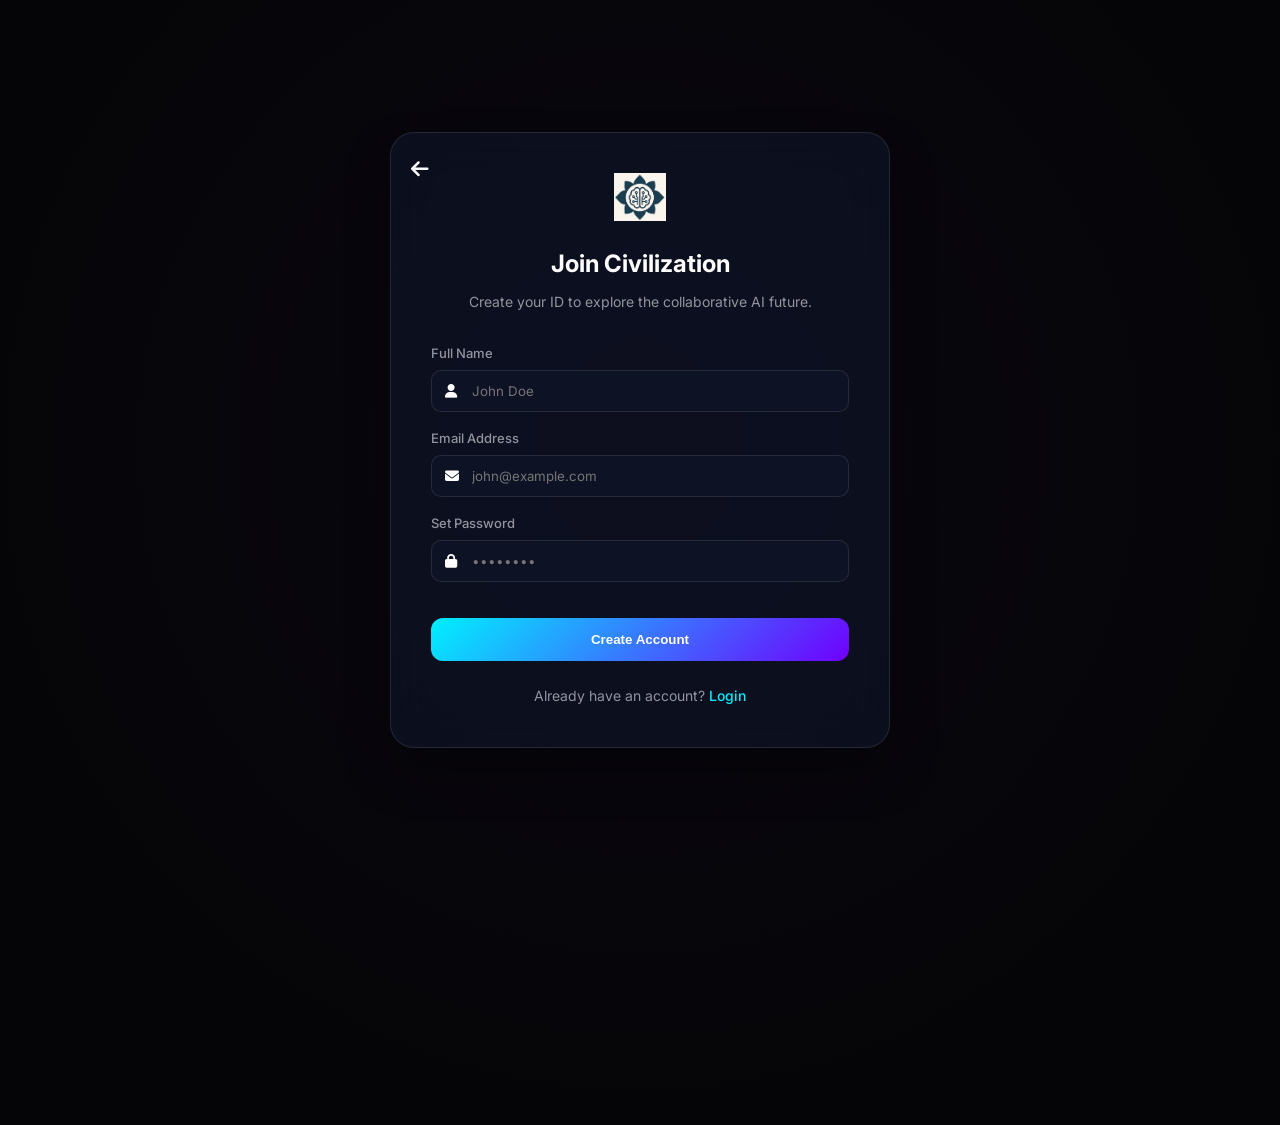
<file: register.html>
<!DOCTYPE html>
<html lang="en">

<head>
  <meta charset="utf-8" />
  <meta name="viewport" content="width=device-width, initial-scale=1" />
  <title>Create Account | VedSAAS</title>

  <!-- Design System -->
  <link rel="stylesheet" href="/public/css/civilization.css">
  <link href="https://fonts.googleapis.com/css2?family=Inter:wght@400;500;600;700&display=swap" rel="stylesheet">
  <link rel="stylesheet" href="https://cdnjs.cloudflare.com/ajax/libs/font-awesome/6.4.0/css/all.min.css">

  <style>
    body {
      background: var(--bg-void);
      min-height: 100vh;
      display: flex;
      align-items: center;
      justify-content: center;
      font-family: var(--font-ui);
      padding: 20px;
    }

    /* Ambient Background Effect */
    body::before {
      content: '';
      position: absolute;
      width: 150vw;
      height: 150vh;
      background: radial-gradient(circle at 50% 50%, rgba(76, 29, 149, 0.15), transparent 60%);
      z-index: 0;
      top: -25%;
      left: -25%;
      pointer-events: none;
    }

    .auth-card {
      background: rgba(15, 23, 42, 0.6);
      backdrop-filter: blur(24px);
      -webkit-backdrop-filter: blur(24px);
      border: 1px solid rgba(255, 255, 255, 0.1);
      border-radius: 24px;
      padding: 40px;
      width: 100%;
      max-width: 500px;
      box-shadow: 0 25px 50px -12px rgba(0, 0, 0, 0.5);
      position: relative;
      z-index: 10;
    }

    .card-header {
      text-align: center;
      margin-bottom: 30px;
    }

    .card-header h2 {
      font-size: 24px;
      color: var(--text-primary);
      margin-bottom: 8px;
    }

    .card-header p {
      color: var(--text-secondary);
      font-size: 14px;
    }

    .form-grid {
      display: grid;
      gap: 16px;
    }

    .input-group label {
      display: block;
      margin-bottom: 6px;
      font-size: 13px;
      color: var(--text-secondary);
      font-weight: 500;
    }

    .input-wrapper {
      position: relative;
    }

    .input-wrapper i {
      position: absolute;
      left: 14px;
      top: 50%;
      transform: translateY(-50%);
      color: var(--text-muted);
      font-size: 14px;
    }

    input {
      width: 100%;
      background: rgba(15, 23, 42, 0.6);
      border: 1px solid var(--border-subtle);
      border-radius: 10px;
      padding: 12px 14px 12px 40px;
      color: var(--text-primary);
      font-family: inherit;
      transition: all 0.2s;
    }

    input:focus {
      outline: none;
      border-color: var(--accent-cyan);
      background: rgba(15, 23, 42, 0.9);
    }

    .btn-primary {
      width: 100%;
      background: linear-gradient(135deg, var(--accent-cyan), var(--accent-purple));
      color: white;
      border: none;
      padding: 14px;
      border-radius: 12px;
      font-weight: 600;
      cursor: pointer;
      margin-top: 20px;
      transition: transform 0.2s;
    }

    .btn-primary:hover {
      transform: translateY(-2px);
    }

    .footer-text {
      margin-top: 24px;
      text-align: center;
      font-size: 14px;
      color: var(--text-secondary);
    }

    .footer-text a {
      color: var(--accent-cyan);
      text-decoration: none;
      font-weight: 500;
    }

    .back-link {
      position: absolute;
      top: 20px;
      left: 20px;
      color: var(--text-muted);
      text-decoration: none;
      font-size: 20px;
      transition: color 0.2s;
    }

    .back-link:hover {
      color: var(--text-primary);
    }

    /* Mobile Adjustments */
    @media(max-width: 480px) {
      .auth-card {
        padding: 24px;
      }
    }
  </style>
</head>

<body>

  <div class="auth-card">
    <a href="login.html" class="back-link"><i class="fas fa-arrow-left"></i></a>

    <div class="card-header">
      <img src="/public/image/logopic.png" alt="Logo" style="height: 48px; margin-bottom: 16px;">
      <h2>Join Civilization</h2>
      <p>Create your ID to explore the collaborative AI future.</p>
    </div>

    <form class="form-grid" onsubmit="event.preventDefault(); alert('Registration Mockup');">
      <div class="input-group">
        <label>Full Name</label>
        <div class="input-wrapper">
          <input type="text" placeholder="John Doe">
          <i class="fas fa-user"></i>
        </div>
      </div>

      <div class="input-group">
        <label>Email Address</label>
        <div class="input-wrapper">
          <input type="email" placeholder="john@example.com">
          <i class="fas fa-envelope"></i>
        </div>
      </div>

      <div class="input-group">
        <label>Set Password</label>
        <div class="input-wrapper">
          <input type="password" placeholder="••••••••">
          <i class="fas fa-lock"></i>
        </div>
      </div>

      <button class="btn-primary">Create Account</button>
    </form>

    <div class="footer-text">
      Already have an account? <a href="login.html">Login</a>
    </div>
  </div>

</body>

</html>
</file>
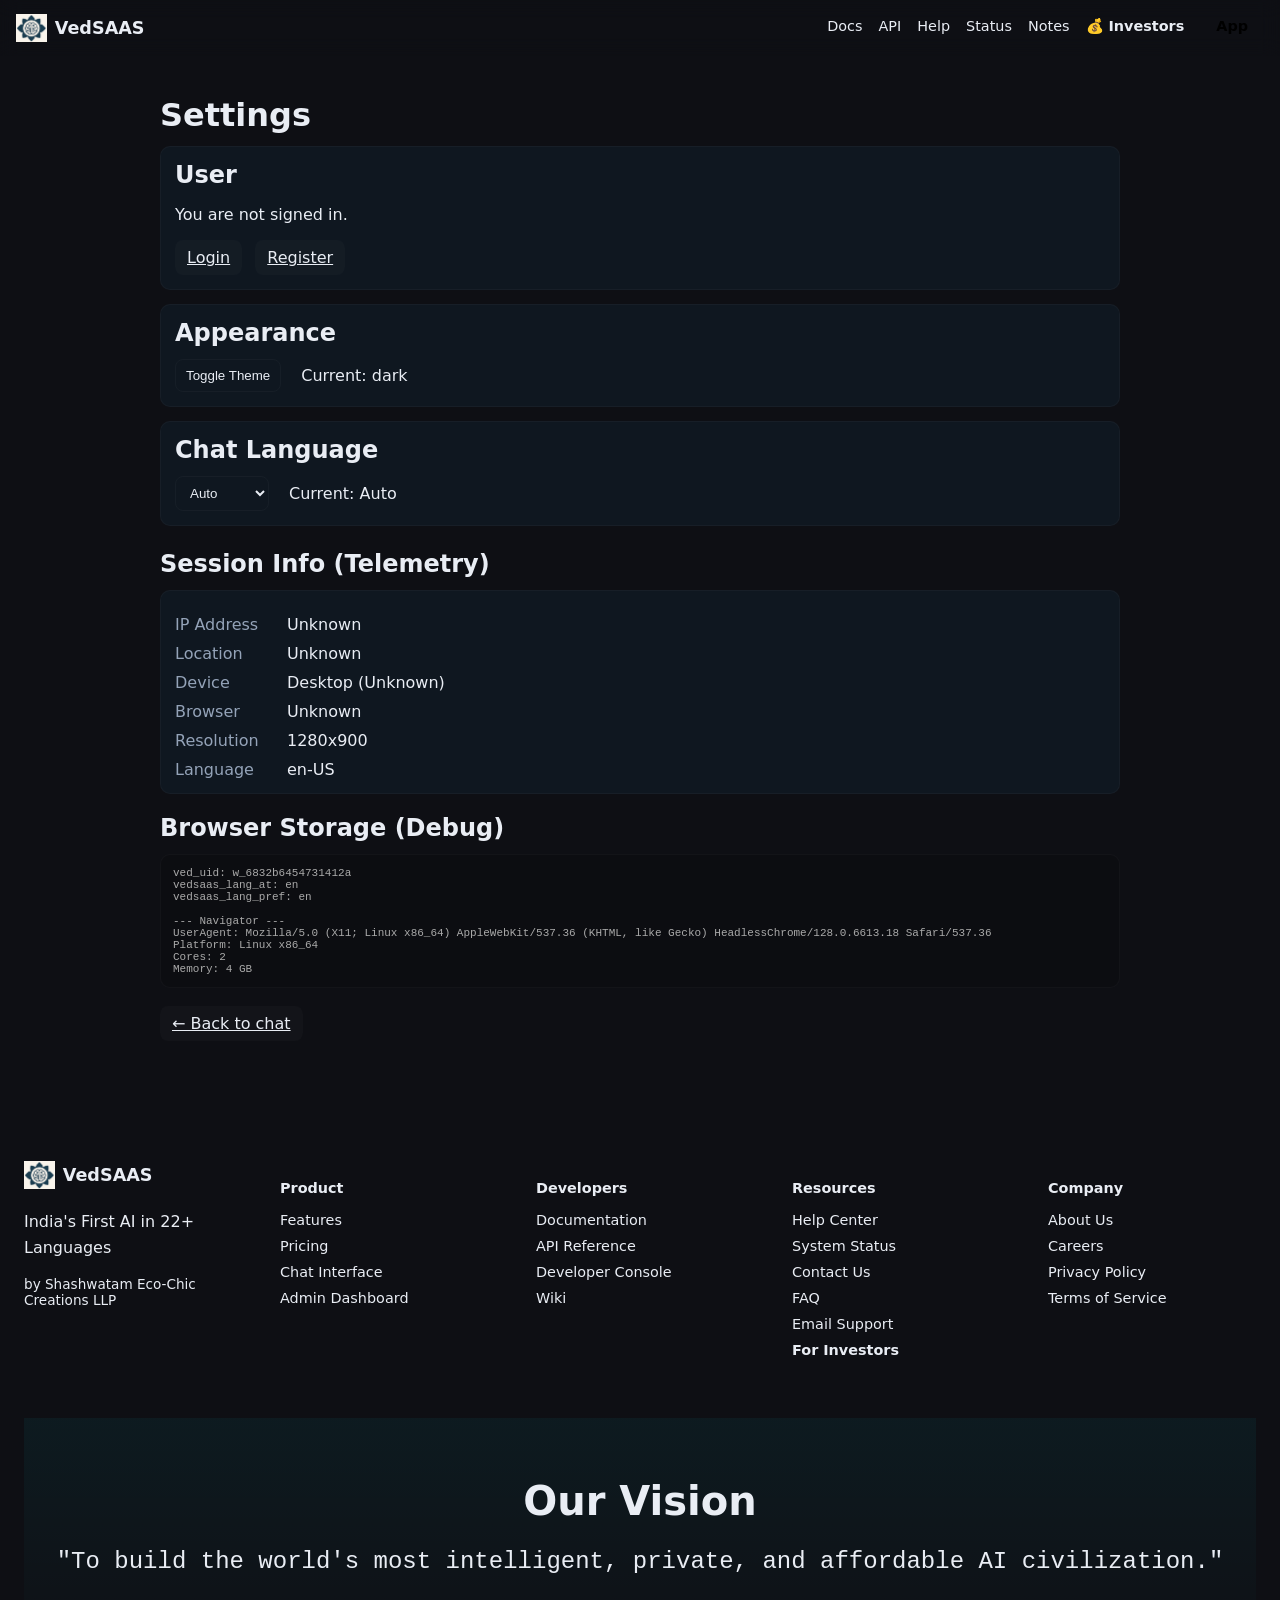
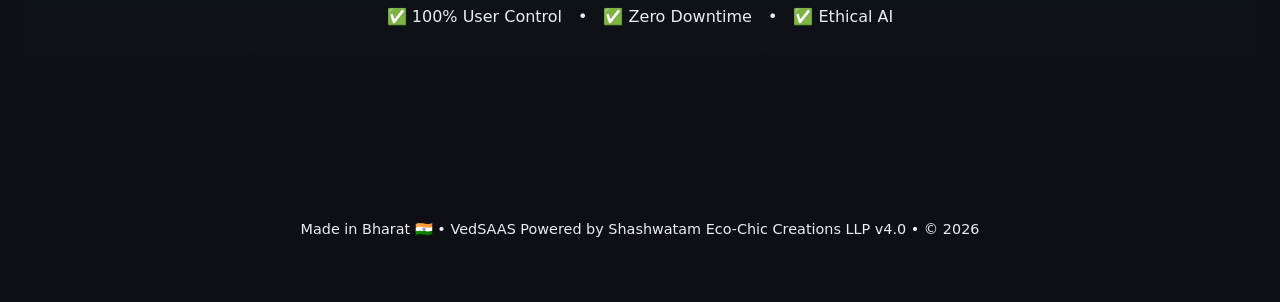
<file: settings.html>
<!doctype html>
<html lang="en">

<head>
  <meta charset="utf-8" />
  <meta name="viewport" content="width=device-width,initial-scale=1,viewport-fit=cover" />
  <title>Settings — VedSAAS</title>
  <link rel="icon" href="/favicon.ico" />
  <link rel="stylesheet" href="https://cdnjs.cloudflare.com/ajax/libs/font-awesome/6.4.0/css/all.min.css" />
  <style>
    :root {
      --bg: #0e0f14;
      --surface: #0f1720;
      --muted: #94a3b8;
      --text: #e9edf4;
      --accent: #2a7;
    }

    .light-theme {
      --bg: #f7fafc;
      --surface: #ffffff;
      --muted: #475569;
      --text: #0b1220;
      --accent: #1366d6;
    }

    body {
      margin: 0;
      font-family: system-ui, -apple-system, Segoe UI, Roboto, Inter, sans-serif;
      background: var(--bg);
      color: var(--text)
    }

    .wrap {
      max-width: 960px;
      margin: 24px auto;
      padding: 16px
    }

    h1,
    h2 {
      margin: 0 0 12px 0
    }

    .card {
      background: var(--surface);
      padding: 14px;
      border-radius: 10px;
      border: 1px solid rgba(255, 255, 255, 0.03)
    }

    .row {
      display: flex;
      gap: 12px;
      align-items: center;
      margin-top: 10px
    }

    select,
    button {
      padding: 8px 10px;
      border-radius: 8px;
      background: transparent;
      color: var(--text);
      border: 1px solid rgba(255, 255, 255, 0.03)
    }

    a.btn {
      display: inline-block;
      padding: 8px 12px;
      border-radius: 8px;
      background: rgba(255, 255, 255, 0.02);
      color: var(--text)
    }
  </style>
</head>

<body>
  <!-- Navbar (Loaded Dynamically) -->
  <div id="navbar-placeholder"></div>
  <!-- Navbar (Loaded Dynamically) -->
  <div id='navbar-placeholder'></div>
  <div class="wrap">
    <h1>Settings</h1>

    <section class="card" aria-labelledby="user-heading">
      <h2 id="user-heading">User</h2>
      <div id="user-settings" role="region" aria-live="polite">
        <!-- JS will render login/register or user info here -->
        <p>Loading...</p>
      </div>
    </section>

    <section class="card" style="margin-top:14px" aria-labelledby="appearance-heading">
      <h2 id="appearance-heading">Appearance</h2>
      <div class="row">
        <button id="theme-toggle-btn" aria-label="Toggle theme">Toggle Theme</button>
        <div style="margin-left:8px">Current: <span data-theme-indicator></span></div>
      </div>
    </section>

    <section class="card" style="margin-top:14px" aria-labelledby="language-heading">
      <h2 id="language-heading">Chat Language</h2>
      <div class="row">
        <label for="chat-lang-select-settings" class="sr-only">Preferred chat language</label>
        <select id="chat-lang-select-settings" aria-label="Select chat language">
          <option value="Auto">Auto</option>
          <option value="en">English</option>
          <option value="hi">हिन्दी</option>
          <option value="es">Español</option>
          <option value="fr">Français</option>
        </select>
        <div style="margin-left:8px">Current: <span data-chat-lang-indicator></span></div>
      </div>
    </section>

    <div style="margin-top:24px">
      <h2>Session Info (Telemetry)</h2>
      <section class="card">
        <div class="row">
          <div style="width:100px;color:var(--muted)">IP Address</div>
          <div id="si-ip">Loading...</div>
        </div>
        <div class="row">
          <div style="width:100px;color:var(--muted)">Location</div>
          <div id="si-loc">Loading...</div>
        </div>
        <div class="row">
          <div style="width:100px;color:var(--muted)">Device</div>
          <div id="si-device">Loading...</div>
        </div>
        <div class="row">
          <div style="width:100px;color:var(--muted)">Browser</div>
          <div id="si-browser">Loading...</div>
        </div>
        <div class="row">
          <div style="width:100px;color:var(--muted)">Resolution</div>
          <div id="si-res">Loading...</div>
        </div>
        <div class="row">
          <div style="width:100px;color:var(--muted)">Language</div>
          <div id="si-lang">Loading...</div>
        </div>
      </section>

      <h2 style="margin-top:20px">Browser Storage (Debug)</h2>
      <section class="card" style="background:#0002;padding:0">
        <pre id="storage-dump"
          style="margin:0;padding:12px;font-size:11px;color:#aaa;white-space:pre-wrap;word-break:break-all;max-height:150px;overflow-y:auto">Loading...</pre>
      </section>
    </div>

    <div style="margin-top:18px">
      <a href="index.html" class="btn" aria-label="Back to chat">← Back to chat</a>
    </div>
  </div>

  <script>
    /* Shared keys */
    const THEME_KEY = 'vedsaas_theme';
    const LANG_KEY = 'vedsaas_chat_lang';

    function applyTheme(theme) {
      if (theme === 'light') document.documentElement.classList.add('light-theme');
      else document.documentElement.classList.remove('light-theme');
      document.querySelectorAll('[data-theme-indicator]').forEach(el => el.textContent = theme);
    }
    function getSavedTheme() { return localStorage.getItem(THEME_KEY) || 'dark'; }
    function setSavedTheme(t) { localStorage.setItem(THEME_KEY, t); applyTheme(t); }

    function setSavedLang(lang) {
      localStorage.setItem(LANG_KEY, lang);
      document.querySelectorAll('[data-chat-lang-indicator]').forEach(el => el.textContent = lang);
    }
    function getSavedLang() { return localStorage.getItem(LANG_KEY) || 'Auto'; }

    /* Settings user area */
    async function loadUserArea() {
      const container = document.getElementById('user-settings');
      const loginHref = 'login.html';
      const registerHref = 'register.html';

      function renderLoggedOut() {
        container.innerHTML = `
      <p>You are not signed in.</p>
      <a href="${loginHref}" class="btn" role="button" aria-label="Login">Login</a>
      <a href="${registerHref}" class="btn" role="button" aria-label="Register" style="margin-left:8px">Register</a>
    `;
      }

      function renderUser(user) {
        container.innerHTML = `
      <h3>${user.name || user.email || 'User'}</h3>
      <p><strong>Email:</strong> ${user.email || '—'}</p>
      <p><strong>Plan:</strong> ${user.plan || 'Free'}</p>
      <div style="margin-top:8px">
        <button id="logout-btn" class="btn" aria-label="Logout">Logout</button>
      </div>
    `;
        const logoutBtn = document.getElementById('logout-btn');
        if (logoutBtn && window.VedAPI && typeof VedAPI.logout === 'function') {
          logoutBtn.addEventListener('click', async () => {
            try {
              await VedAPI.logout();
              location.reload();
            } catch (e) {
              console.error('Logout failed', e);
              location.reload();
            }
          });
        }
      }

      try {
        if (window.VedAPI && typeof VedAPI.getUser === 'function') {
          const user = await VedAPI.getUser();
          if (user && (user.email || user.name)) {
            renderUser(user);
          } else {
            renderLoggedOut();
          }
        } else {
          if (window.USER && (USER.email || USER.name)) {
            renderUser(window.USER);
          } else {
            renderLoggedOut();
          }
        }
      } catch (err) {
        console.error(err);
        renderLoggedOut();
      }
    }

    document.addEventListener('DOMContentLoaded', () => {
      // apply theme and language saved values
      applyTheme(getSavedTheme());
      document.querySelectorAll('[data-chat-lang-indicator]').forEach(el => el.textContent = getSavedLang());

      // Theme toggle
      const tBtn = document.getElementById('theme-toggle-btn');
      if (tBtn) tBtn.addEventListener('click', () => {
        const current = document.documentElement.classList.contains('light-theme') ? 'light' : 'dark';
        const next = current === 'light' ? 'dark' : 'light';
        setSavedTheme(next);
      });

      // Language selector
      const sel = document.getElementById('chat-lang-select-settings');
      if (sel) {
        sel.value = getSavedLang();
        sel.addEventListener('change', (e) => setSavedLang(e.target.value));
      }

      loadUserArea();
    });
  </script>
  <!-- Component Loader -->
  <script src="/public/js/components.js"></script>
  <script src="/public/js/logic_core.js"></script>

  <script>
    // Telemetry UI Logic for Settings Page
    document.addEventListener('DOMContentLoaded', () => {
      setTimeout(() => {
        try {
          const sessionData = JSON.parse(localStorage.getItem('vedsaas_session_data') || '{}');
          const setTxt = (id, txt) => { const el = document.getElementById(id); if (el) el.innerText = txt || 'Unknown'; };

          setTxt('si-ip', sessionData.ip);
          setTxt('si-loc', `${sessionData.city || ''}, ${sessionData.region || ''}, ${sessionData.country_name || ''}`.replace(/^, /, '').replace(/, $/, ''));
          setTxt('si-device', `${sessionData.type || 'Desktop'} (${sessionData.os || 'Unknown'})`);
          setTxt('si-browser', sessionData.browser || 'Unknown');
          setTxt('si-res', sessionData.screen_res || `${window.screen.width}x${window.screen.height}`);
          setTxt('si-lang', sessionData.browser_lang || navigator.language);

          // Populate Storage Dump
          const dumpEl = document.getElementById('storage-dump');
          if (dumpEl) {
            let dumpText = '';
            for (let i = 0; i < localStorage.length; i++) {
              const key = localStorage.key(i);
              let val = localStorage.getItem(key);
              if (val.length > 100 && (val.startsWith('[') || val.startsWith('{'))) {
                try {
                  const parsed = JSON.parse(val);
                  if (Array.isArray(parsed)) val = `[Array(${parsed.length})]`;
                  else val = `[Object Keys: ${Object.keys(parsed).join(', ')}]`;
                } catch (e) { val = val.substring(0, 50) + '...'; }
              }
              dumpText += `${key}: ${val}\n`;
            }
            dumpText += `\n--- Navigator ---\nUserAgent: ${navigator.userAgent}\nPlatform: ${navigator.platform}\nCores: ${navigator.hardwareConcurrency || '?'}\nMemory: ${navigator.deviceMemory || '?'} GB\n`;
            dumpEl.innerText = dumpText;
          }
        } catch (e) { console.error('Settings Telemetry Error', e); }
      }, 1000); // Delay to allow logic_core to run
    });
  </script>
</body>

</html>
</file>
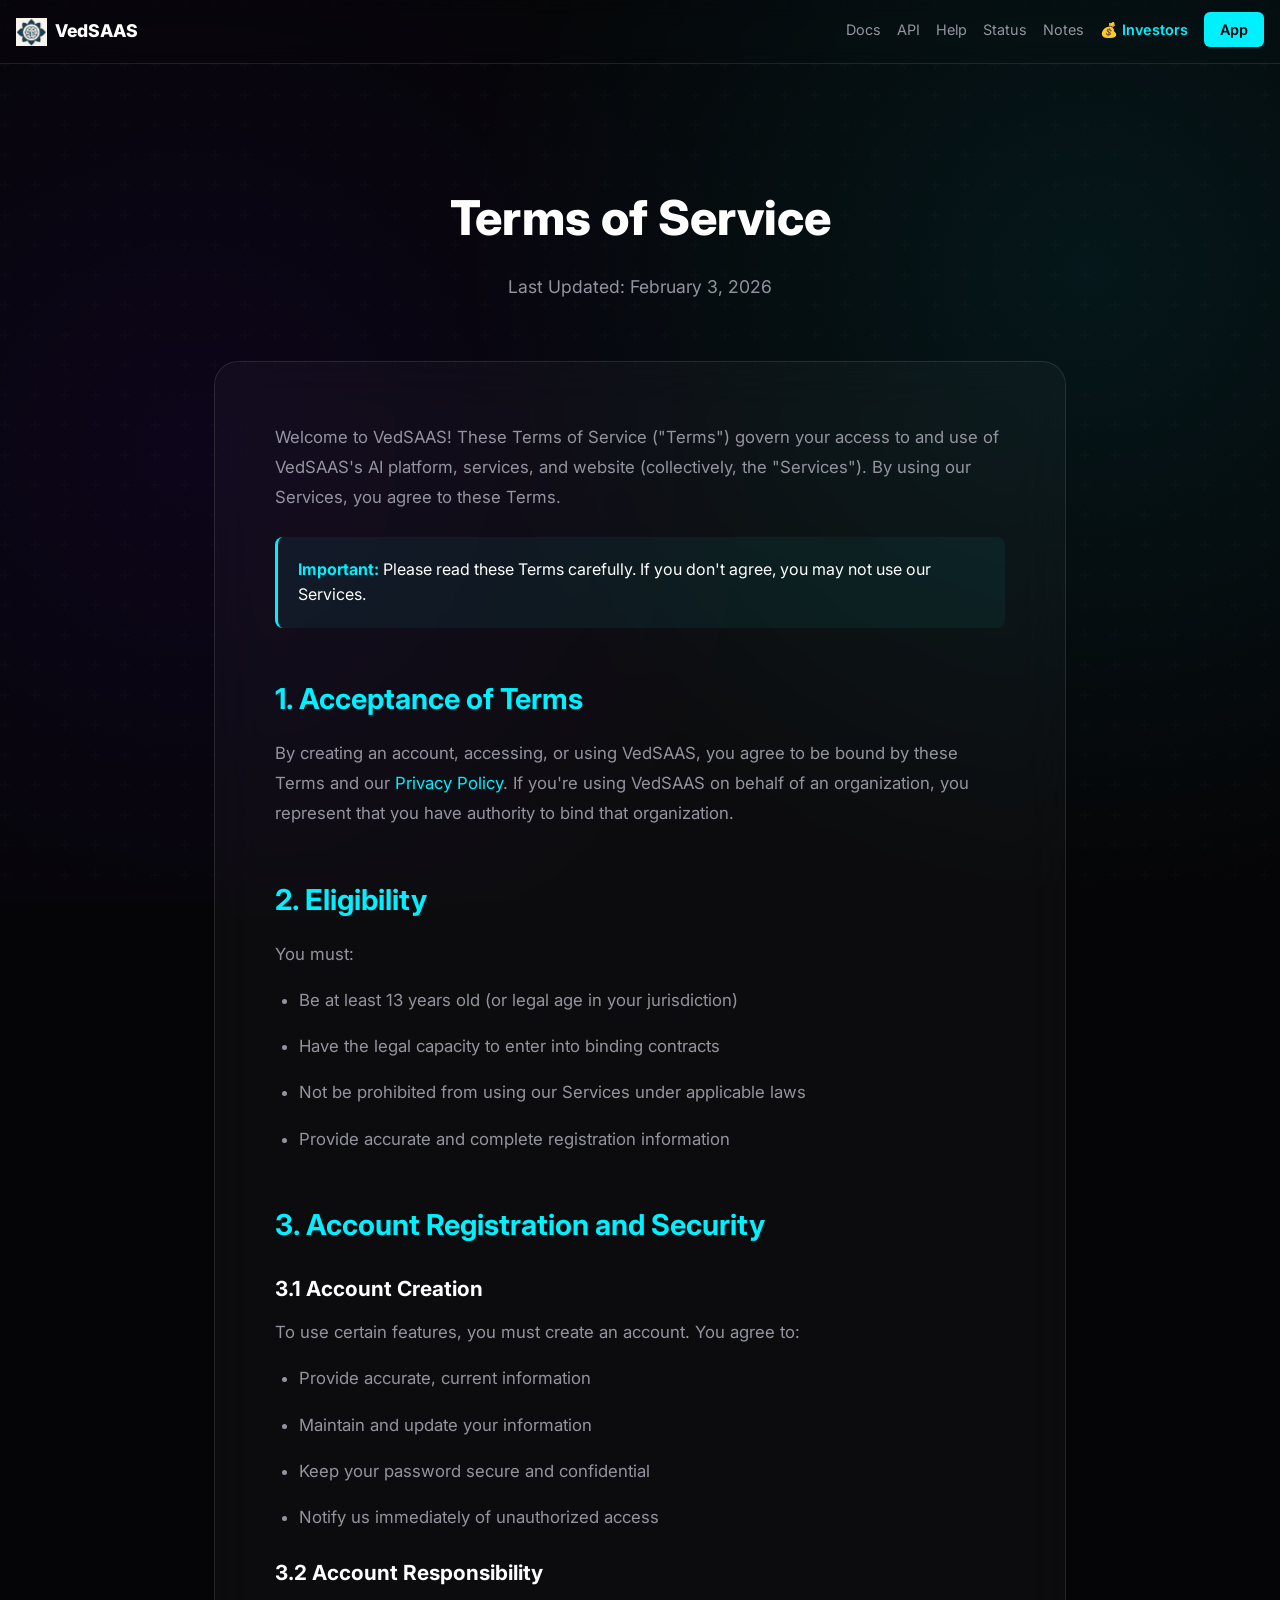
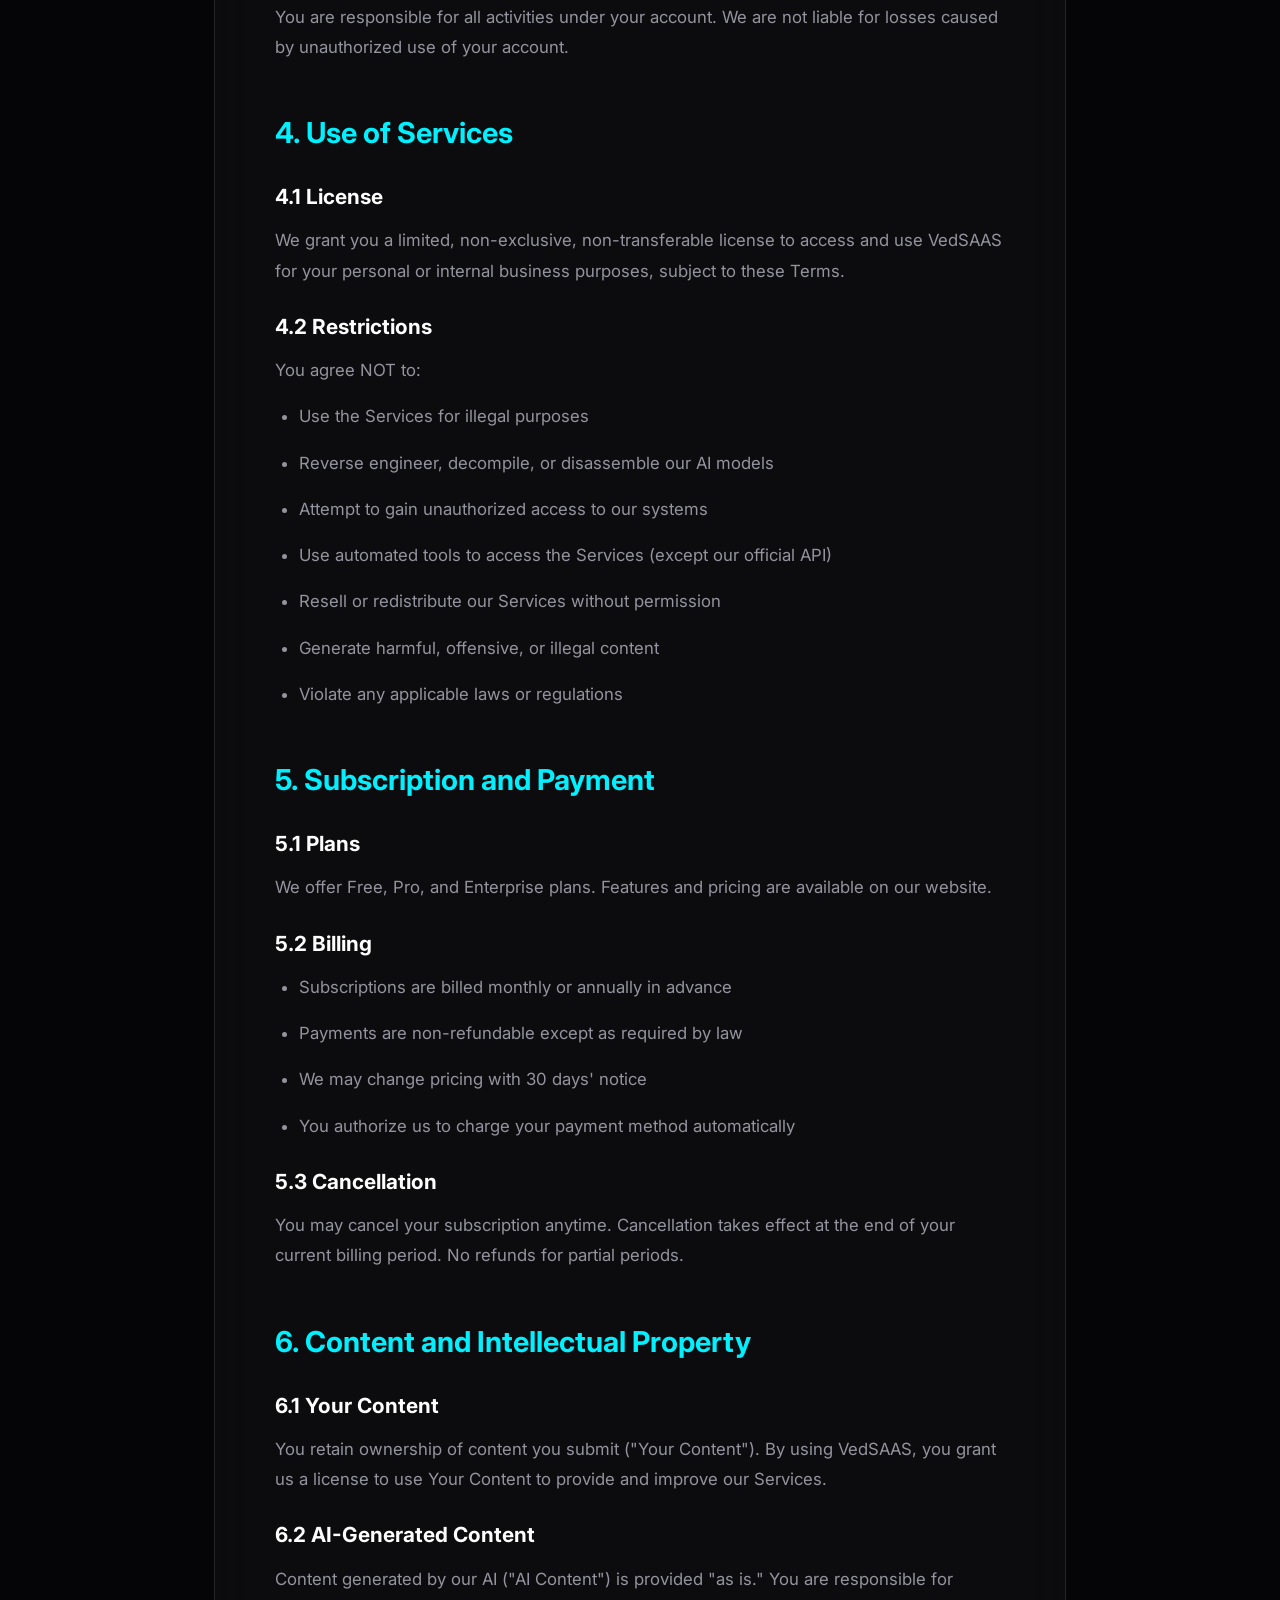
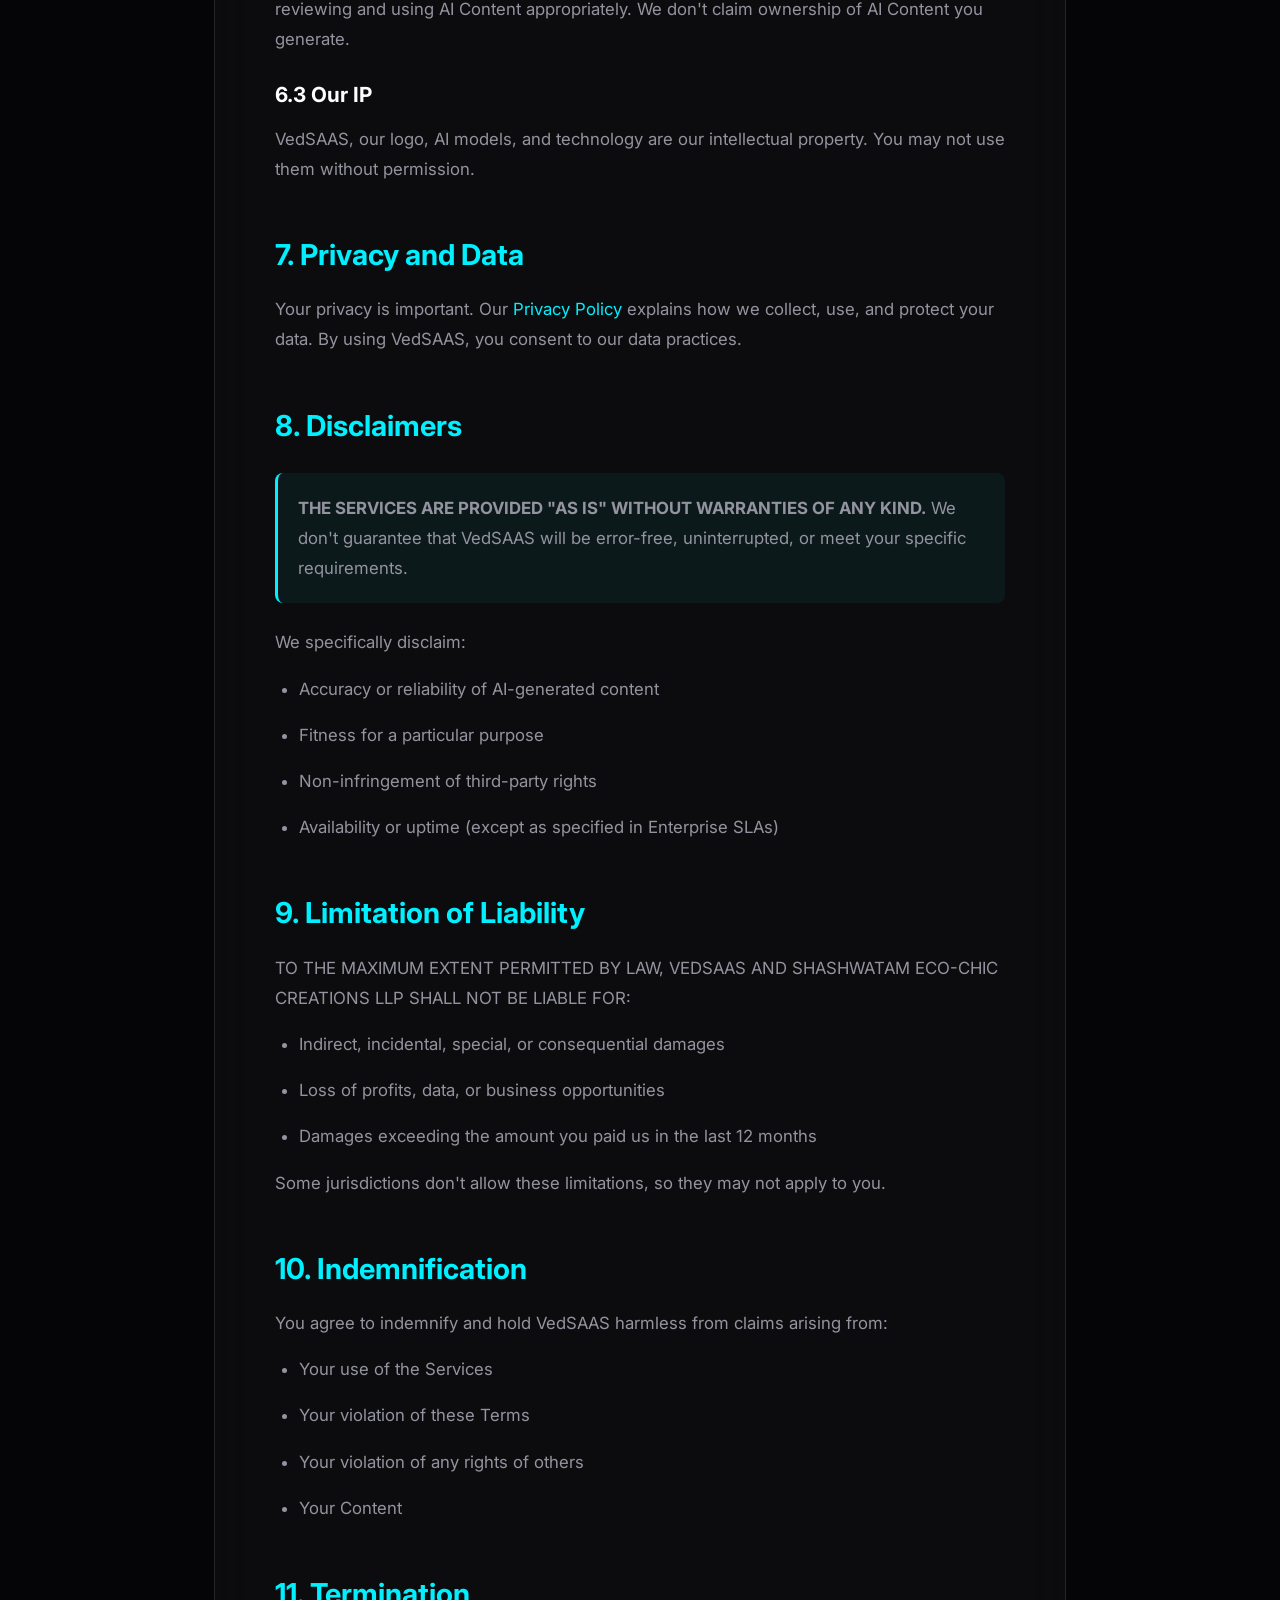
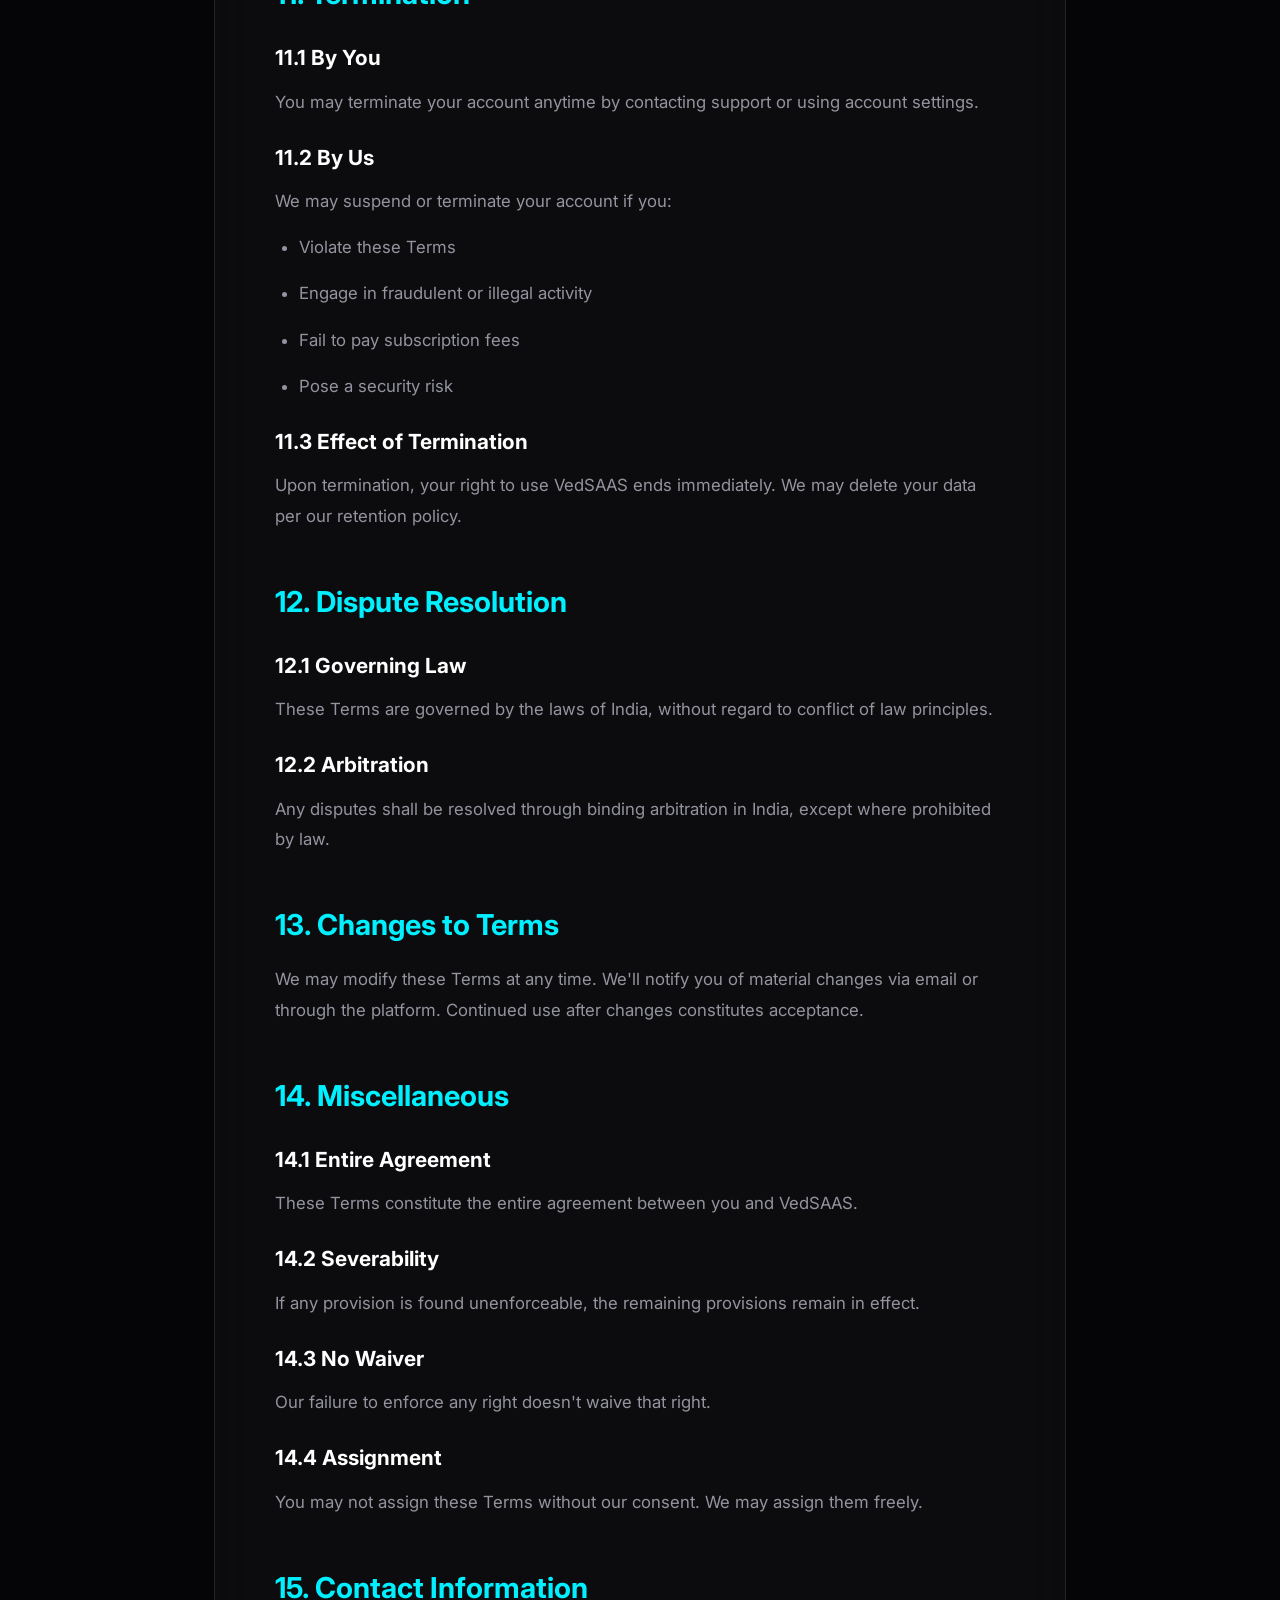
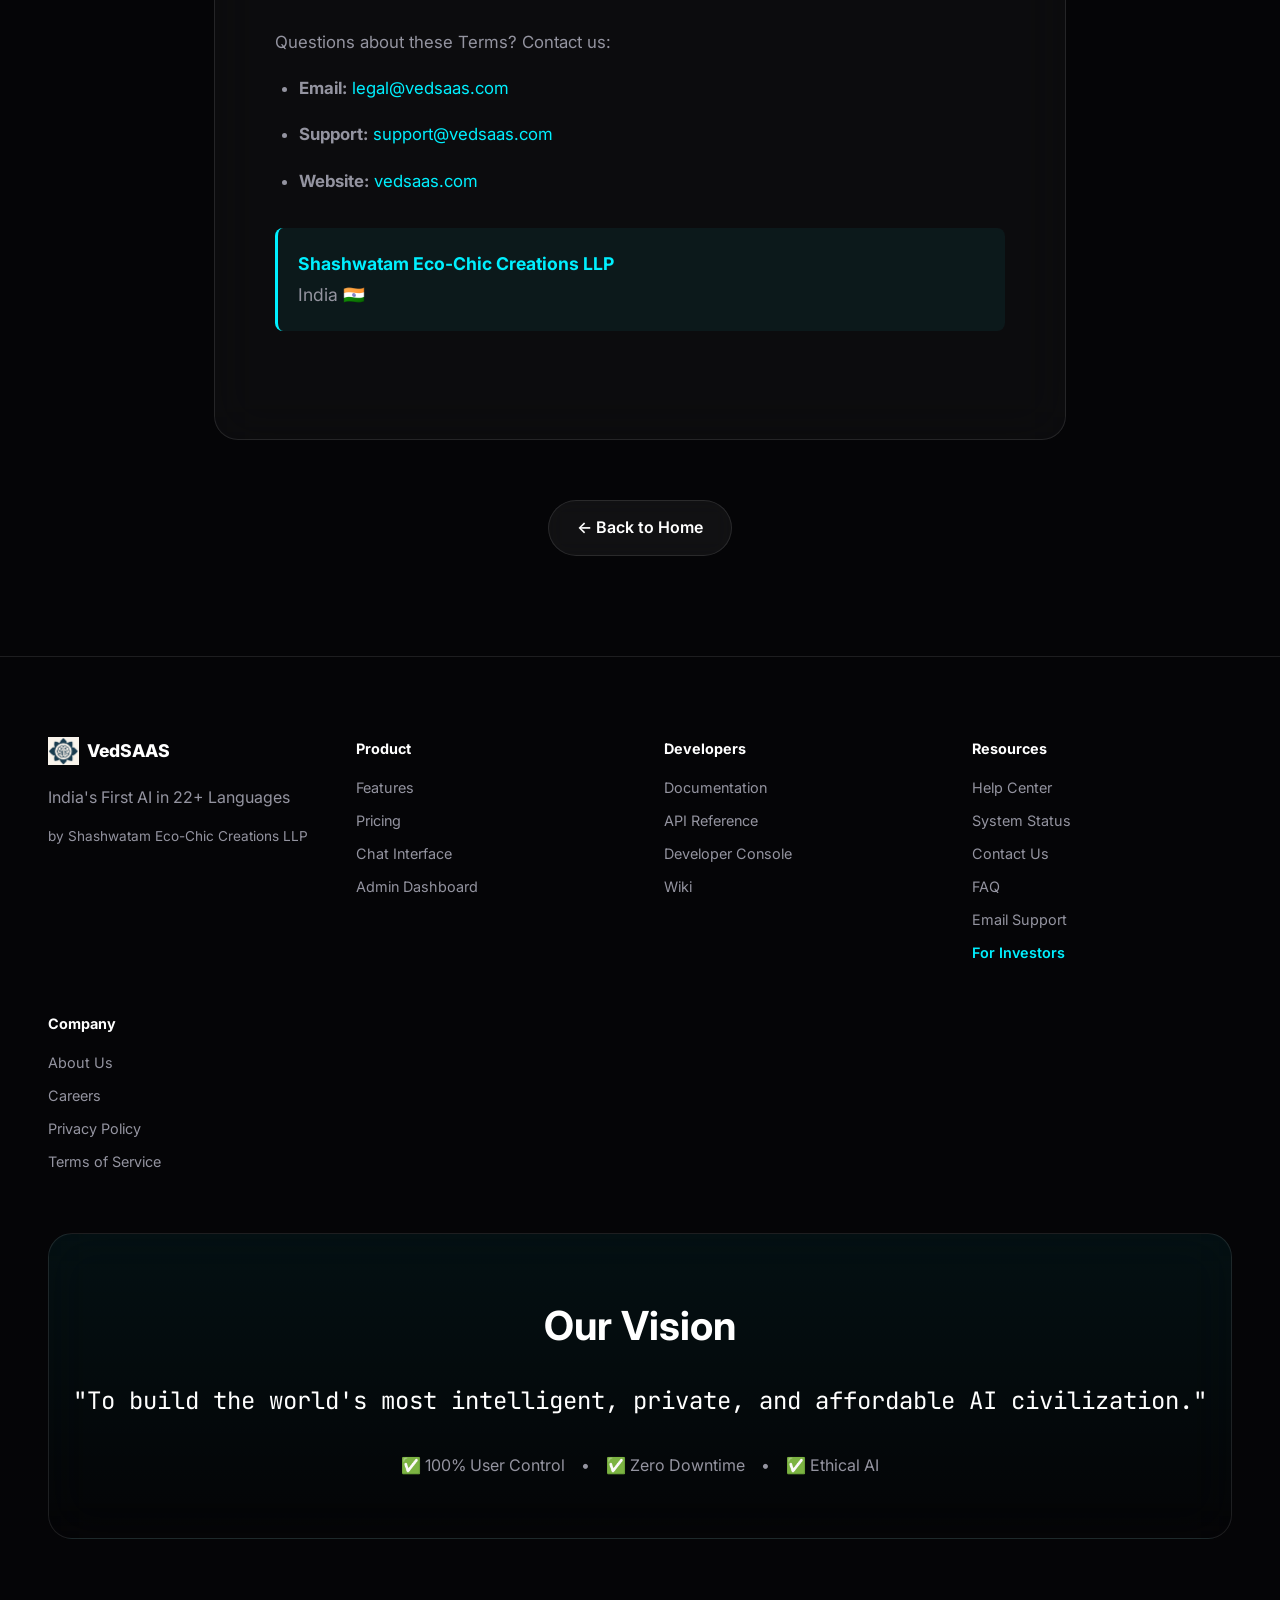
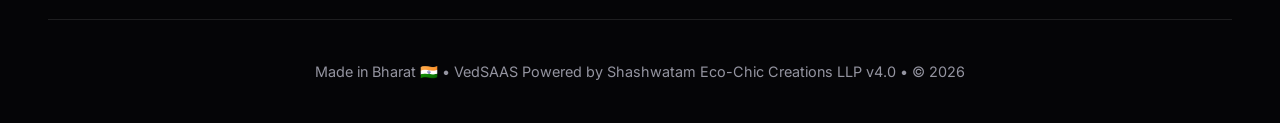
<file: terms.html>
<!DOCTYPE html>
<html lang="en">

<head>
    <meta charset="UTF-8">
    <meta name="viewport" content="width=device-width, initial-scale=1.0">
    <title>Terms of Service | VedSAAS</title>

    <meta name="description" content="VedSAAS Terms of Service - Read our terms and conditions for using the platform.">

    <link rel="stylesheet" href="public/css/civilization.css">
    <link
        href="https://fonts.googleapis.com/css2?family=Inter:wght@400;600;800&family=JetBrains+Mono:wght@500&display=swap"
        rel="stylesheet">

    <style>
        .legal-container {
            max-width: 900px;
            margin: 0 auto;
            padding: 100px 24px;
        }

        .legal-section {
            margin-bottom: 48px;
        }

        .legal-section h2 {
            font-size: 1.8rem;
            margin-bottom: 16px;
            color: var(--accent-cyan);
        }

        .legal-section h3 {
            font-size: 1.3rem;
            margin: 24px 0 12px;
            color: var(--text-primary);
        }

        .legal-section p,
        .legal-section li {
            font-size: 1.05rem;
            line-height: 1.8;
            color: var(--text-secondary);
            margin-bottom: 16px;
        }

        .legal-section ul {
            list-style: disc;
            padding-left: 24px;
        }

        .highlight-box {
            background: rgba(0, 240, 255, 0.05);
            border-left: 3px solid var(--accent-cyan);
            padding: 20px;
            margin: 24px 0;
            border-radius: 8px;
        }
    </style>
</head>

<body>
    <!-- Navbar -->
    <div id="navbar-placeholder"></div>

    <div class="legal-container">
        <!-- Header -->
        <div style="text-align: center; margin-bottom: 60px;">
            <h1 style="font-size: 3rem; margin-bottom: 16px; font-weight: 800;">Terms of Service</h1>
            <p style="color: var(--text-secondary); font-size: 1.1rem;">Last Updated: February 3, 2026</p>
        </div>

        <div class="card-glass" style="padding: 60px;">
            <!-- Introduction -->
            <div class="legal-section">
                <p>
                    Welcome to VedSAAS! These Terms of Service ("Terms") govern your access to and use of VedSAAS's AI
                    platform,
                    services, and website (collectively, the "Services"). By using our Services, you agree to these
                    Terms.
                </p>

                <div class="highlight-box">
                    <strong style="color: var(--accent-cyan);">Important:</strong> Please read these Terms carefully.
                    If you don't agree, you may not use our Services.
                </div>
            </div>

            <!-- Acceptance -->
            <div class="legal-section">
                <h2>1. Acceptance of Terms</h2>

                <p>
                    By creating an account, accessing, or using VedSAAS, you agree to be bound by these Terms and our
                    <a href="/privacy.html" style="color: var(--accent-cyan);">Privacy Policy</a>.
                    If you're using VedSAAS on behalf of an organization, you represent that you have authority to bind
                    that organization.
                </p>
            </div>

            <!-- Eligibility -->
            <div class="legal-section">
                <h2>2. Eligibility</h2>

                <p>You must:</p>
                <ul>
                    <li>Be at least 13 years old (or legal age in your jurisdiction)</li>
                    <li>Have the legal capacity to enter into binding contracts</li>
                    <li>Not be prohibited from using our Services under applicable laws</li>
                    <li>Provide accurate and complete registration information</li>
                </ul>
            </div>

            <!-- Account -->
            <div class="legal-section">
                <h2>3. Account Registration and Security</h2>

                <h3>3.1 Account Creation</h3>
                <p>To use certain features, you must create an account. You agree to:</p>
                <ul>
                    <li>Provide accurate, current information</li>
                    <li>Maintain and update your information</li>
                    <li>Keep your password secure and confidential</li>
                    <li>Notify us immediately of unauthorized access</li>
                </ul>

                <h3>3.2 Account Responsibility</h3>
                <p>
                    You are responsible for all activities under your account. We are not liable for losses caused by
                    unauthorized use of your account.
                </p>
            </div>

            <!-- Services -->
            <div class="legal-section">
                <h2>4. Use of Services</h2>

                <h3>4.1 License</h3>
                <p>
                    We grant you a limited, non-exclusive, non-transferable license to access and use VedSAAS for your
                    personal or internal business purposes, subject to these Terms.
                </p>

                <h3>4.2 Restrictions</h3>
                <p>You agree NOT to:</p>
                <ul>
                    <li>Use the Services for illegal purposes</li>
                    <li>Reverse engineer, decompile, or disassemble our AI models</li>
                    <li>Attempt to gain unauthorized access to our systems</li>
                    <li>Use automated tools to access the Services (except our official API)</li>
                    <li>Resell or redistribute our Services without permission</li>
                    <li>Generate harmful, offensive, or illegal content</li>
                    <li>Violate any applicable laws or regulations</li>
                </ul>
            </div>

            <!-- Subscription -->
            <div class="legal-section">
                <h2>5. Subscription and Payment</h2>

                <h3>5.1 Plans</h3>
                <p>We offer Free, Pro, and Enterprise plans. Features and pricing are available on our website.</p>

                <h3>5.2 Billing</h3>
                <ul>
                    <li>Subscriptions are billed monthly or annually in advance</li>
                    <li>Payments are non-refundable except as required by law</li>
                    <li>We may change pricing with 30 days' notice</li>
                    <li>You authorize us to charge your payment method automatically</li>
                </ul>

                <h3>5.3 Cancellation</h3>
                <p>
                    You may cancel your subscription anytime. Cancellation takes effect at the end of your current
                    billing period.
                    No refunds for partial periods.
                </p>
            </div>

            <!-- Content -->
            <div class="legal-section">
                <h2>6. Content and Intellectual Property</h2>

                <h3>6.1 Your Content</h3>
                <p>
                    You retain ownership of content you submit ("Your Content"). By using VedSAAS, you grant us a
                    license to
                    use Your Content to provide and improve our Services.
                </p>

                <h3>6.2 AI-Generated Content</h3>
                <p>
                    Content generated by our AI ("AI Content") is provided "as is." You are responsible for reviewing
                    and
                    using AI Content appropriately. We don't claim ownership of AI Content you generate.
                </p>

                <h3>6.3 Our IP</h3>
                <p>
                    VedSAAS, our logo, AI models, and technology are our intellectual property. You may not use them
                    without permission.
                </p>
            </div>

            <!-- Privacy -->
            <div class="legal-section">
                <h2>7. Privacy and Data</h2>

                <p>
                    Your privacy is important. Our <a href="/privacy.html" style="color: var(--accent-cyan);">Privacy
                        Policy</a>
                    explains how we collect, use, and protect your data. By using VedSAAS, you consent to our data
                    practices.
                </p>
            </div>

            <!-- Disclaimers -->
            <div class="legal-section">
                <h2>8. Disclaimers</h2>

                <div class="highlight-box">
                    <p style="margin: 0;">
                        <strong>THE SERVICES ARE PROVIDED "AS IS" WITHOUT WARRANTIES OF ANY KIND.</strong>
                        We don't guarantee that VedSAAS will be error-free, uninterrupted, or meet your specific
                        requirements.
                    </p>
                </div>

                <p>We specifically disclaim:</p>
                <ul>
                    <li>Accuracy or reliability of AI-generated content</li>
                    <li>Fitness for a particular purpose</li>
                    <li>Non-infringement of third-party rights</li>
                    <li>Availability or uptime (except as specified in Enterprise SLAs)</li>
                </ul>
            </div>

            <!-- Limitation of Liability -->
            <div class="legal-section">
                <h2>9. Limitation of Liability</h2>

                <p>
                    TO THE MAXIMUM EXTENT PERMITTED BY LAW, VEDSAAS AND SHASHWATAM ECO-CHIC CREATIONS LLP SHALL NOT BE
                    LIABLE FOR:
                </p>
                <ul>
                    <li>Indirect, incidental, special, or consequential damages</li>
                    <li>Loss of profits, data, or business opportunities</li>
                    <li>Damages exceeding the amount you paid us in the last 12 months</li>
                </ul>

                <p>Some jurisdictions don't allow these limitations, so they may not apply to you.</p>
            </div>

            <!-- Indemnification -->
            <div class="legal-section">
                <h2>10. Indemnification</h2>

                <p>
                    You agree to indemnify and hold VedSAAS harmless from claims arising from:
                </p>
                <ul>
                    <li>Your use of the Services</li>
                    <li>Your violation of these Terms</li>
                    <li>Your violation of any rights of others</li>
                    <li>Your Content</li>
                </ul>
            </div>

            <!-- Termination -->
            <div class="legal-section">
                <h2>11. Termination</h2>

                <h3>11.1 By You</h3>
                <p>You may terminate your account anytime by contacting support or using account settings.</p>

                <h3>11.2 By Us</h3>
                <p>We may suspend or terminate your account if you:</p>
                <ul>
                    <li>Violate these Terms</li>
                    <li>Engage in fraudulent or illegal activity</li>
                    <li>Fail to pay subscription fees</li>
                    <li>Pose a security risk</li>
                </ul>

                <h3>11.3 Effect of Termination</h3>
                <p>Upon termination, your right to use VedSAAS ends immediately. We may delete your data per our
                    retention policy.</p>
            </div>

            <!-- Dispute Resolution -->
            <div class="legal-section">
                <h2>12. Dispute Resolution</h2>

                <h3>12.1 Governing Law</h3>
                <p>These Terms are governed by the laws of India, without regard to conflict of law principles.</p>

                <h3>12.2 Arbitration</h3>
                <p>
                    Any disputes shall be resolved through binding arbitration in India, except where prohibited by law.
                </p>
            </div>

            <!-- Changes -->
            <div class="legal-section">
                <h2>13. Changes to Terms</h2>

                <p>
                    We may modify these Terms at any time. We'll notify you of material changes via email or through the
                    platform.
                    Continued use after changes constitutes acceptance.
                </p>
            </div>

            <!-- Miscellaneous -->
            <div class="legal-section">
                <h2>14. Miscellaneous</h2>

                <h3>14.1 Entire Agreement</h3>
                <p>These Terms constitute the entire agreement between you and VedSAAS.</p>

                <h3>14.2 Severability</h3>
                <p>If any provision is found unenforceable, the remaining provisions remain in effect.</p>

                <h3>14.3 No Waiver</h3>
                <p>Our failure to enforce any right doesn't waive that right.</p>

                <h3>14.4 Assignment</h3>
                <p>You may not assign these Terms without our consent. We may assign them freely.</p>
            </div>

            <!-- Contact -->
            <div class="legal-section">
                <h2>15. Contact Information</h2>

                <p>Questions about these Terms? Contact us:</p>
                <ul>
                    <li><strong>Email:</strong> <a href="mailto:legal@vedsaas.com"
                            style="color: var(--accent-cyan);">legal@vedsaas.com</a></li>
                    <li><strong>Support:</strong> <a href="mailto:support@vedsaas.com"
                            style="color: var(--accent-cyan);">support@vedsaas.com</a></li>
                    <li><strong>Website:</strong> <a href="https://vedsaas.vedkuber.in"
                            style="color: var(--accent-cyan);">vedsaas.com</a></li>
                </ul>

                <div class="highlight-box" style="margin-top: 32px;">
                    <p style="margin: 0; font-size: 1.1rem;">
                        <strong style="color: var(--accent-cyan);">Shashwatam Eco-Chic Creations LLP</strong><br>
                        India 🇮🇳
                    </p>
                </div>
            </div>
        </div>

        <!-- Back to Home -->
        <div style="text-align: center; margin-top: 60px;">
            <a href="/" class="btn btn-ghost" style="padding: 14px 28px;">← Back to Home</a>
        </div>
    </div>

    <!-- Footer -->
    <!-- Footer (Loaded Dynamically) -->
    <div id="footer-placeholder"></div>

    <!-- Component Loader -->
    <script src="/public/js/components.js"></script>
</body>

</html>
</file>
<file: public/css/civilization.css>
/* 
   VedSAAS 5.0 Design System 
   "Nebula-Flow"
*/

:root {
    /* -- Palette: Void (Dark) -- */
    --bg-void: #050507;
    --bg-deep: #0a0a0f;
    --bg-card: rgba(255, 255, 255, 0.03);
    /* Lighter, more premium glass */
    --bg-input: rgba(255, 255, 255, 0.06);

    --border-subtle: rgba(255, 255, 255, 0.1);
    --border-active: rgba(255, 255, 255, 0.3);

    /* Dynamic Gradients */
    --gradient-glow: linear-gradient(135deg, #00f0ff 0%, #7000ff 100%);
    --gradient-body: radial-gradient(circle at 50% -20%, #1a1a2e 0%, #050507 60%);

    --accent-cyan: #00f0ff;
    --accent-purple: #7000ff;
    --accent-pink: #ff0055;

    --text-primary: #ffffff;
    --text-secondary: #9494a0;

    /* -- Effects -- */
    --glass-blur: blur(25px);
    --shadow-card: 0 20px 80px -20px rgba(0, 0, 0, 0.7);
    --glow-cyan: 0 0 30px rgba(0, 240, 255, 0.2);
    --glow-text: 0 0 10px rgba(255, 255, 255, 0.1);

    /* -- Typography -- */
    --font-ui: 'Inter', system-ui, -apple-system, sans-serif;
    --font-mono: 'JetBrains Mono', monospace;
}

/* -- Reset & Baselines -- */
* {
    box-sizing: border-box;
    margin: 0;
    padding: 0;
    outline: none;
}

html {
    scroll-behavior: smooth;
}

body {
    background: var(--bg-void);
    background-image:
        radial-gradient(circle at 15% 50%, rgba(112, 0, 255, 0.08) 0%, transparent 50%),
        radial-gradient(circle at 85% 30%, rgba(0, 240, 255, 0.08) 0%, transparent 50%);
    background-attachment: fixed;
    color: var(--text-primary);
    font-family: var(--font-ui);
    line-height: 1.6;
    overflow-x: hidden;
    min-height: 100vh;
    /* Stability Lock: Absolute prevention of vertical shifts */
    top: 0 !important;
    margin-top: 0 !important;
    padding-top: 0 !important;
    position: relative !important;
}

html {
    top: 0 !important;
    margin-top: 0 !important;
    padding-top: 0 !important;
}

/* Global Silent Shield (Hides Google Translate remnants everywhere) */
.goog-te-banner-frame,
.goog-te-menu-value,
.skiptranslate,
#google_translate_element,
iframe.goog-te-banner-frame,
.goog-tooltip,
.goog-tooltip:hover,
.goog-te-spinner-pos {
    display: none !important;
    visibility: hidden !important;
    opacity: 0 !important;
    height: 0 !important;
    width: 0 !important;
}

/* -- Animated Background Mesh -- */
body::before {
    content: '';
    position: fixed;
    top: 0;
    left: 0;
    width: 100%;
    height: 100%;
    background: url("data:image/svg+xml,%3Csvg width='60' height='60' viewBox='0 0 60 60' xmlns='http://www.w3.org/2000/svg'%3E%3Cg fill='none' fill-rule='evenodd'%3E%3Cg fill='%23ffffff' fill-opacity='0.03'%3E%3Cpath d='M36 34v-4h-2v4h-4v2h4v4h2v-4h4v-2h-4zm0-30V0h-2v4h-4v2h4v4h2V6h4V4h-4zM6 34v-4H4v4H0v2h4v4h2v-4h4v-2H6zM6 4V0H4v4H0v2h4v4h2V6h4V4H6z'/%3E%3C/g%3E%3C/g%3E%3C/svg%3E");
    opacity: 0.5;
    z-index: -1;
    pointer-events: none;
}

a {
    text-decoration: none;
    color: inherit;
    transition: all 0.2s ease;
}

ul {
    list-style: none;
}

/* -- Utility: Layout -- */
.container {
    max-width: 1200px;
    margin: 0 auto;
    padding: 0 24px;
}

.grid-3 {
    display: grid;
    grid-template-columns: repeat(auto-fit, minmax(320px, 1fr));
    gap: 32px;
}

/* -- Utility: Components -- */

/* Premium Glass Card */
.card-glass {
    background: var(--bg-card);
    backdrop-filter: var(--glass-blur);
    -webkit-backdrop-filter: var(--glass-blur);
    border: 1px solid var(--border-subtle);
    border-radius: 24px;
    padding: 32px;
    transition: all 0.4s cubic-bezier(0.175, 0.885, 0.32, 1.275);
    position: relative;
    overflow: hidden;
}

.card-glass::before {
    content: '';
    position: absolute;
    inset: 0;
    background: linear-gradient(120deg, transparent, rgba(255, 255, 255, 0.03), transparent);
    transform: translateX(-100%);
    transition: 0.5s;
}

.card-glass:hover {
    transform: translateY(-8px);
    border-color: var(--border-active);
    box-shadow: var(--shadow-card), inset 0 0 0 1px rgba(255, 255, 255, 0.05);
    background: rgba(255, 255, 255, 0.05);
}

.card-glass:hover::before {
    transform: translateX(100%);
}

/* Buttons */
.btn {
    display: inline-flex;
    align-items: center;
    gap: 10px;
    padding: 14px 28px;
    border-radius: 99px;
    font-weight: 600;
    font-size: 1rem;
    cursor: pointer;
    transition: all 0.3s ease;
    border: 1px solid transparent;
    position: relative;
    overflow: hidden;
}

.btn-primary {
    background: var(--text-primary);
    color: #000;
    border: 1px solid var(--text-primary);
}

.btn-primary:hover {
    transform: translateY(-2px);
    box-shadow: 0 0 25px rgba(255, 255, 255, 0.4);
}

.btn-ghost {
    background: rgba(255, 255, 255, 0.05);
    color: var(--text-primary);
    border: 1px solid var(--border-subtle);
    backdrop-filter: blur(10px);
}

.btn-ghost:hover {
    background: rgba(255, 255, 255, 0.1);
    border-color: var(--text-primary);
    transform: translateY(-2px);
}

/* Typography Gradient */
.text-gradient {
    background: var(--gradient-glow);
    -webkit-background-clip: text;
    -webkit-text-fill-color: transparent;
    text-shadow: 0 0 30px rgba(0, 240, 255, 0.3);
}

/* -- Layout: Navbar Placeholder -- */
#navbar-placeholder {
    min-height: 80px;
}

/* -- Branding: Navbar -- */
.navbar {
    position: fixed;
    top: 0;
    left: 0;
    width: 100%;
    z-index: 1000;
    padding: 20px 0;
    background: rgba(5, 5, 7, 0.7);
    backdrop-filter: blur(20px);
    border-bottom: 1px solid var(--border-subtle);
}

.brand-logo {
    font-family: var(--font-mono);
    font-weight: 800;
    font-size: 1.3rem;
    letter-spacing: -0.5px;
    color: var(--text-primary);
    display: flex;
    align-items: center;
    gap: 12px;
}

/* -- Animations -- */
.fade-in-up {
    animation: fadeInUp 1s cubic-bezier(0.2, 0.8, 0.2, 1) forwards;
    opacity: 0;
    transform: translateY(30px);
}

@keyframes fadeInUp {
    to {
        opacity: 1;
        transform: translateY(0);
    }
}

/* -- Specifics: Ticker -- */
.ticker-container {
    overflow: hidden;
    position: relative;
    padding: 60px 0;
    background: linear-gradient(to right, transparent, rgba(255, 255, 255, 0.02) 50%, transparent);
}

.ticker-track {
    display: flex;
    gap: 30px;
    width: max-content;
    animation: scroll 60s linear infinite;
}

.ticker-pill {
    padding: 10px 20px;
    background: rgba(20, 20, 30, 0.6);
    border: 1px solid var(--border-subtle);
    border-radius: 99px;
    font-size: 0.95rem;
    font-weight: 500;
    color: var(--text-secondary);
    display: flex;
    align-items: center;
    gap: 10px;
    backdrop-filter: blur(5px);
    transition: 0.3s;
}

.ticker-pill:hover {
    border-color: var(--accent-cyan);
    color: var(--text-primary);
    transform: scale(1.05);
    box-shadow: 0 0 15px rgba(0, 240, 255, 0.2);
}

.status-dot {
    width: 8px;
    height: 8px;
    border-radius: 50%;
    background: #22c55e;
    box-shadow: 0 0 8px #22c55e;
    animation: pulse 2s infinite;
}

@keyframes pulse {
    0% {
        opacity: 0.5;
        transform: scale(0.8);
    }

    50% {
        opacity: 1;
        transform: scale(1.2);
    }

    100% {
        opacity: 0.5;
        transform: scale(0.8);
    }
}

@keyframes scroll {
    0% {
        transform: translateX(0);
    }

    100% {
        transform: translateX(-50%);
    }
}

/* -- Specifics: Ecosystem Stats -- */

/* ChatGPT-style History Item */
.history-item {
    padding: 10px 12px;
    border-radius: 6px;
    cursor: pointer;
    color: #ececf1;
    font-size: 14px;
    display: flex;
    align-items: center;
    gap: 10px;
    transition: background 0.2s, color 0.2s;
    position: relative;
    overflow: hidden;
}

.history-item:hover,
.history-item.active {
    background: #2a2b32;
}

.history-item span {
    white-space: nowrap;
    overflow: hidden;
    text-overflow: ellipsis;
}

/* Delete Button - Hidden by default, visible on group hover */
.history-del-btn {
    background: transparent;
    border: none;
    color: #8e8ea0;
    cursor: pointer;
    padding: 4px;
    opacity: 0;
    transition: opacity 0.2s, color 0.2s;
    display: flex;
    align-items: center;
    justify-content: center;
}

.history-item:hover .history-del-btn {
    opacity: 1;
}

.history-del-btn:hover {
    color: #ef4444;
    /* Red on hover */
}

.stat-item {
    text-align: center;
    padding: 40px 20px;
}

.stat-num {
    font-size: 4rem;
    font-weight: 800;
    line-height: 1;
    background: linear-gradient(to bottom, #fff, #888);
    -webkit-background-clip: text;
    -webkit-text-fill-color: transparent;
    margin-bottom: 8px;
}

.stat-label {
    font-size: 0.9rem;
    color: var(--text-secondary);
    text-transform: uppercase;
    letter-spacing: 2px;
    font-weight: 600;
}
</file>
